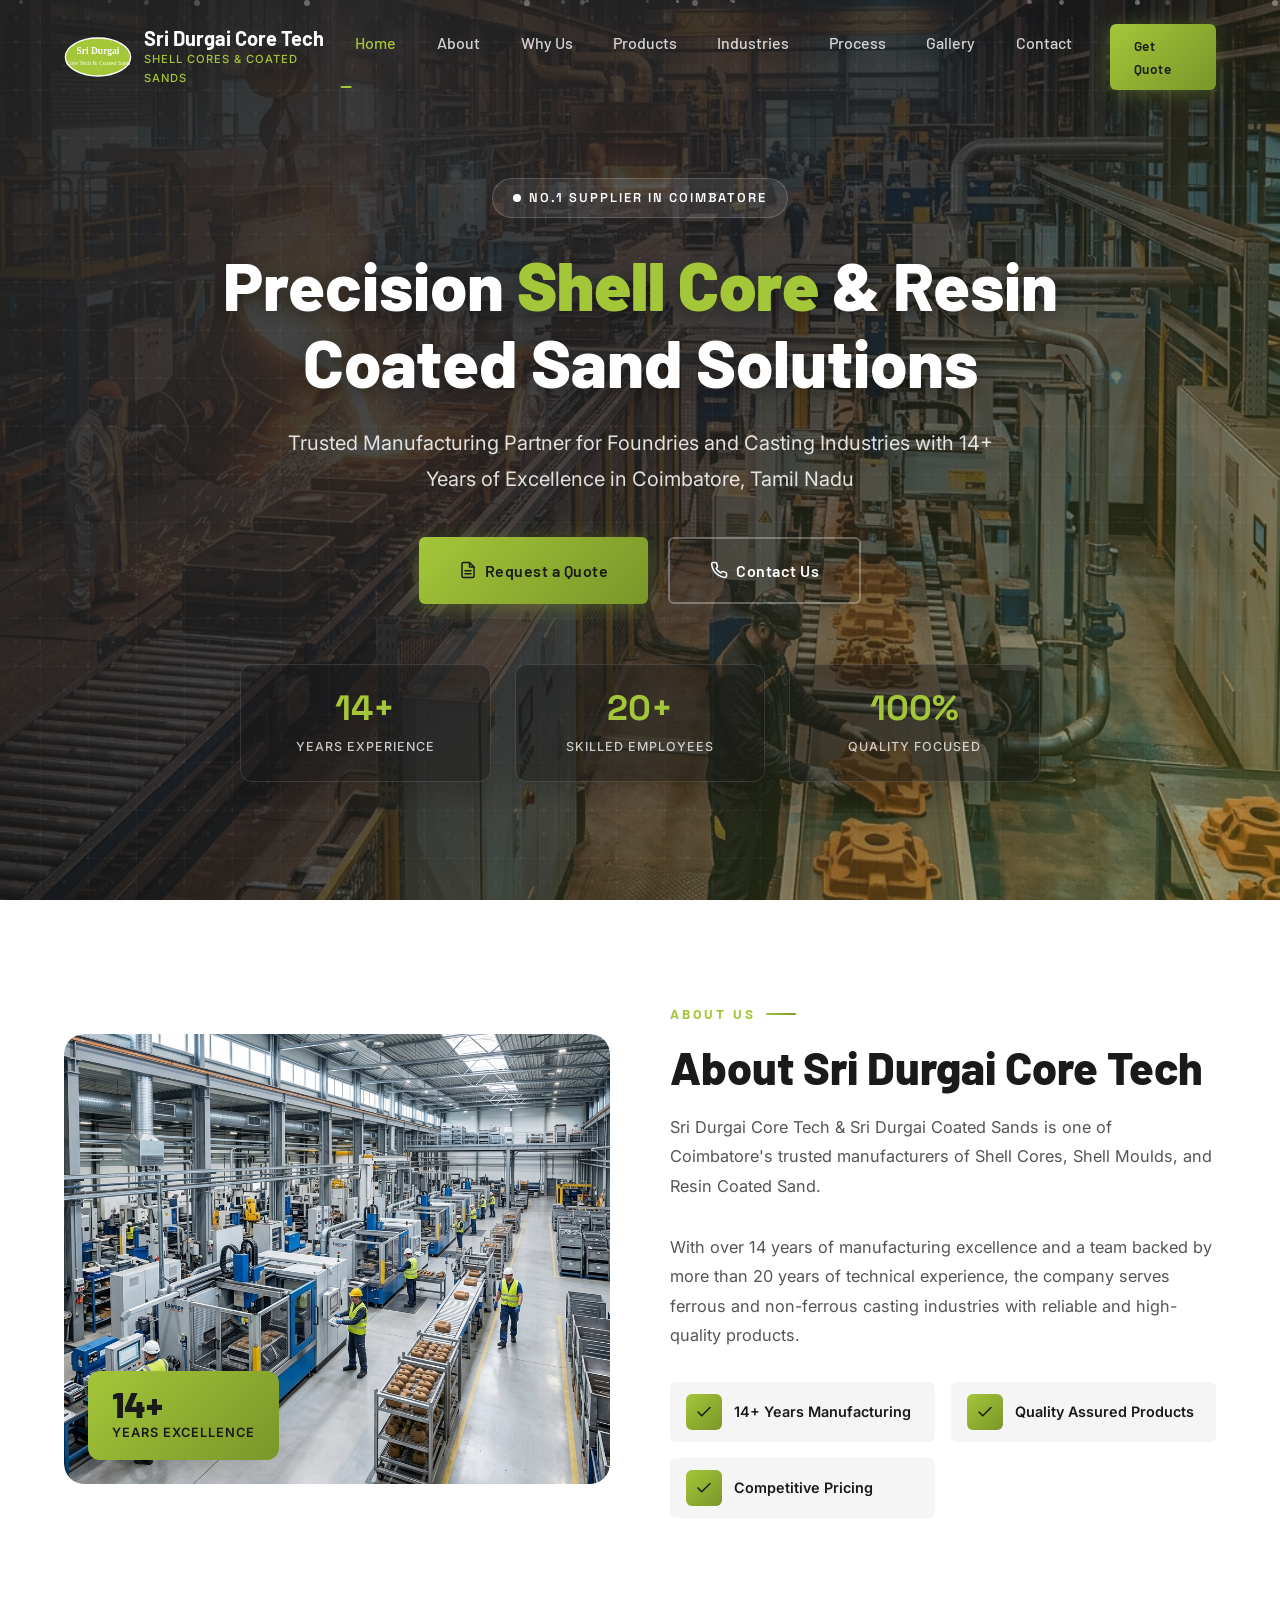
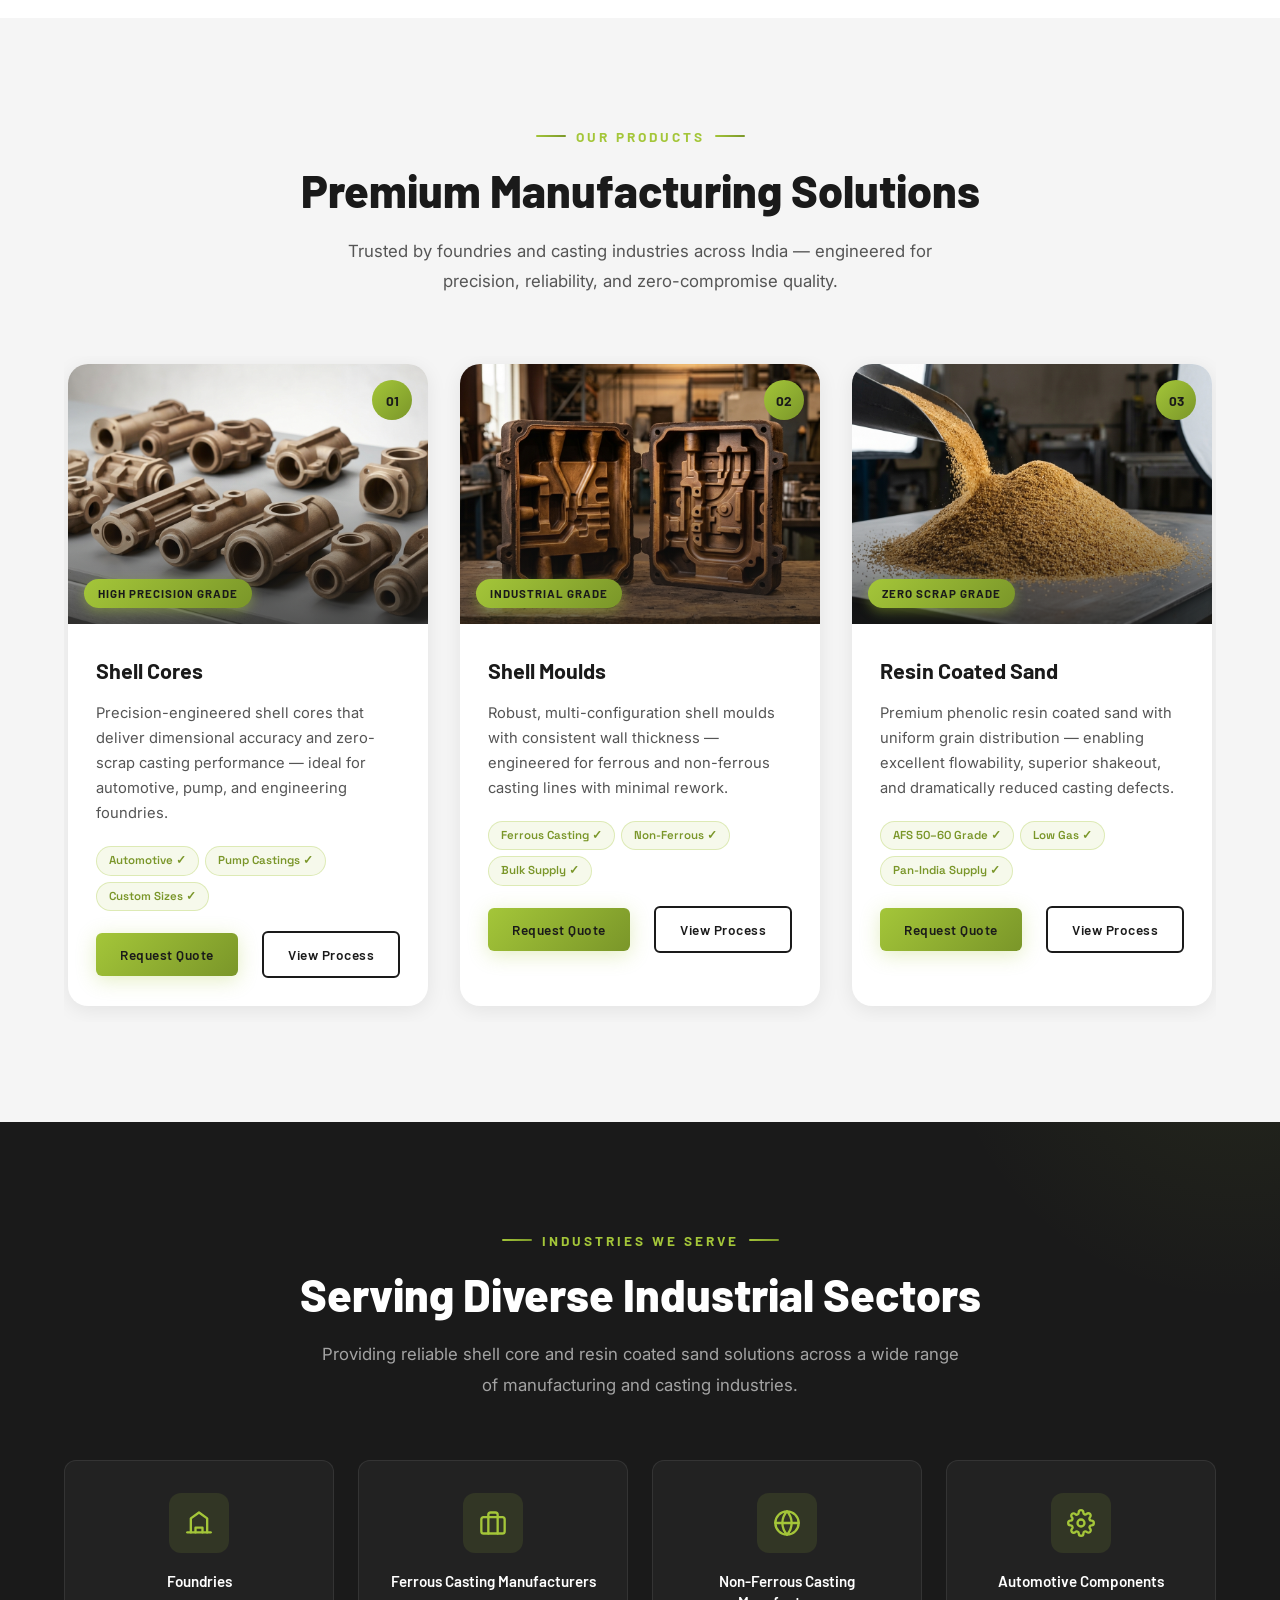
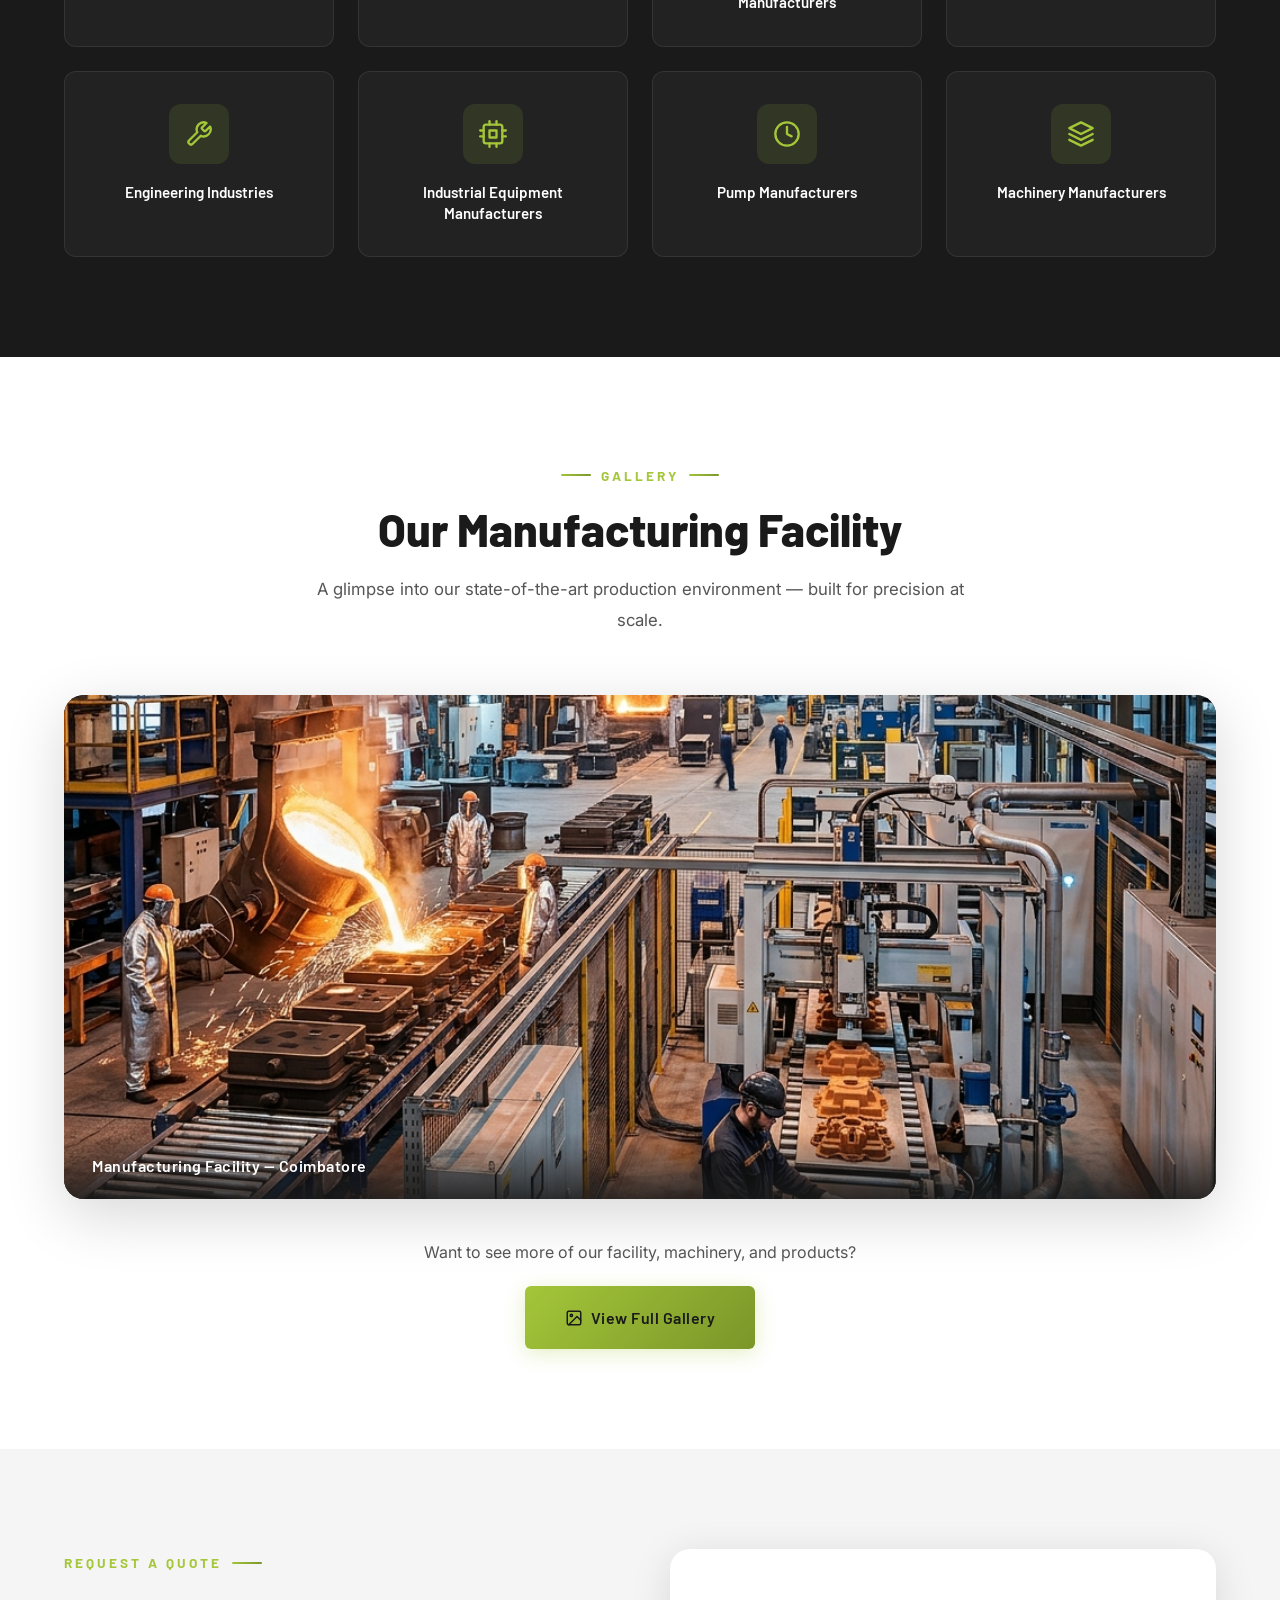
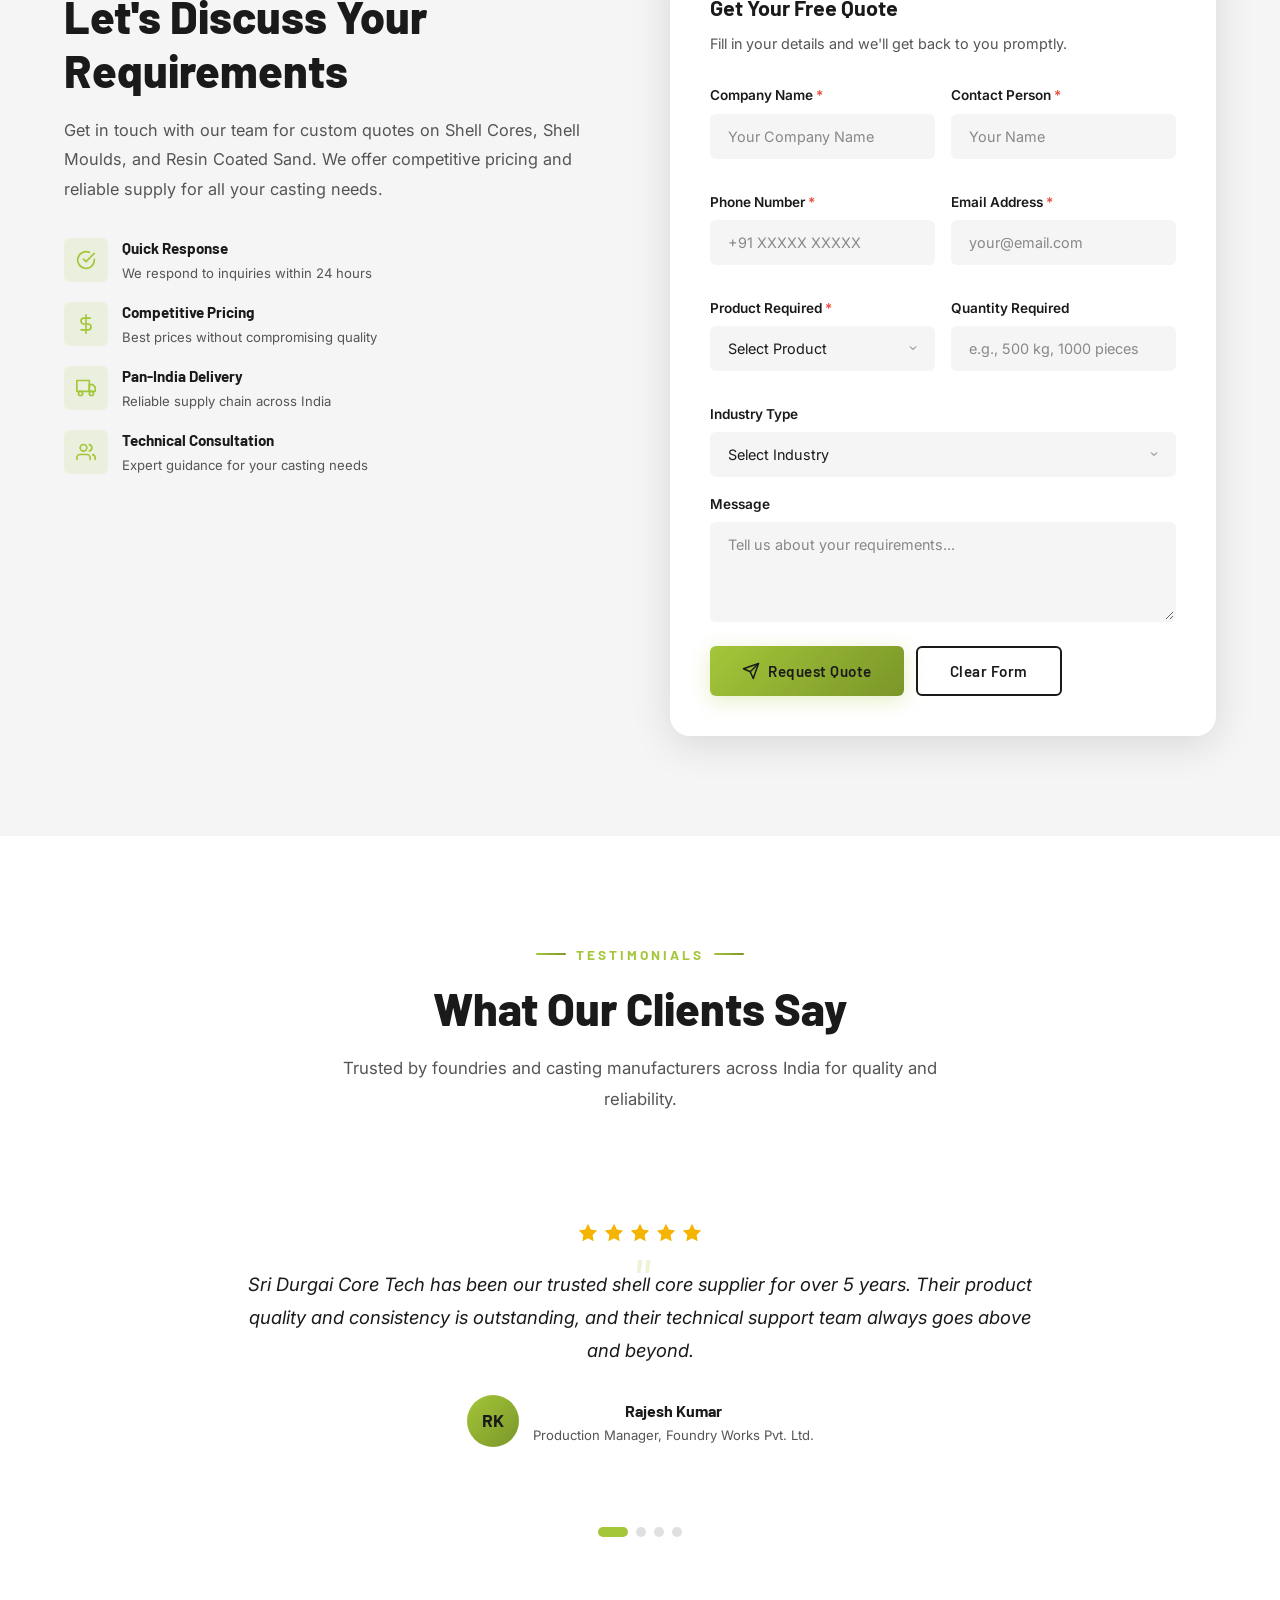
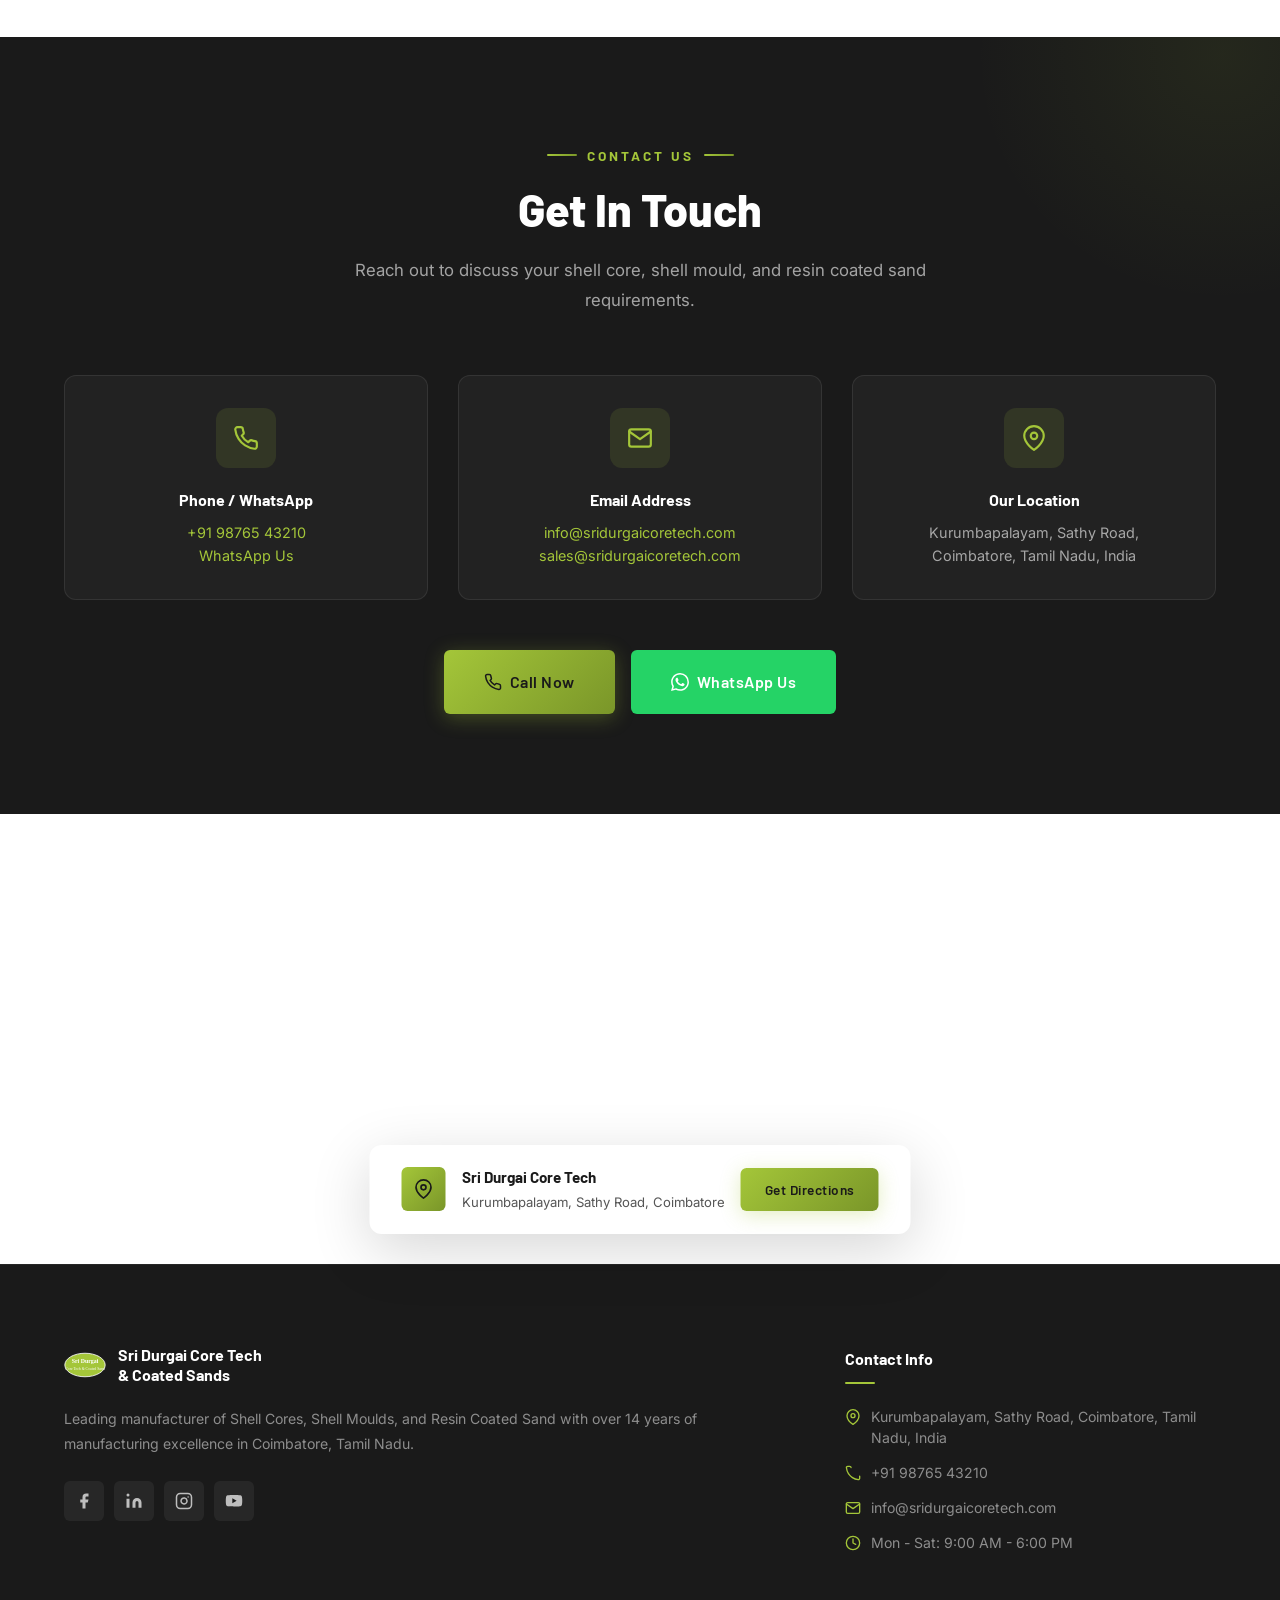
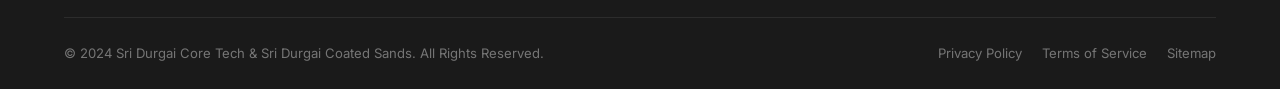
<file: index.html>
<!DOCTYPE html>
<html lang="en">
<head>
  <meta charset="UTF-8">
  <meta name="viewport" content="width=device-width, initial-scale=1.0">
  <meta name="description" content="Sri Durgai Core Tech & Sri Durgai Coated Sands - Leading manufacturer of Shell Cores, Shell Moulds, and Resin Coated Sand in Coimbatore, Tamil Nadu. 14+ years of manufacturing excellence for foundries and casting industries.">
  <meta name="keywords" content="shell cores, shell moulds, resin coated sand, foundry supplies, casting industry, Coimbatore manufacturer, ferrous casting, non-ferrous casting, Sri Durgai Core Tech">
  <meta name="author" content="Sri Durgai Core Tech">
  <meta name="robots" content="index, follow">
  <meta property="og:title" content="Sri Durgai Core Tech - Shell Cores, Shell Moulds & Resin Coated Sand Manufacturer">
  <meta property="og:description" content="Trusted manufacturer of Shell Cores, Shell Moulds, and Resin Coated Sand with 14+ years of excellence in Coimbatore, Tamil Nadu.">
  <meta property="og:type" content="website">
  <title>Sri Durgai Core Tech | Shell Cores, Shell Moulds & Resin Coated Sand Manufacturer | Coimbatore</title>
  <link rel="stylesheet" href="style.css?v=1.2">
  <link rel="icon" type="image/png" href="images/favicon.png">
</head>
<body>

  <!-- Preloader -->
  <div class="preloader" id="preloader">
    <div class="preloader-spinner"></div>
    <span class="preloader-text">Sri Durgai Core Tech</span>
  </div>

  <!-- Navigation -->
  <nav class="navbar" id="navbar">
    <div class="nav-container">
      <a href="#" class="nav-logo">
        <svg width="45" height="28" viewBox="0 0 100 60" fill="none" xmlns="http://www.w3.org/2000/svg">
          <ellipse cx="50" cy="30" rx="48" ry="28" fill="#A4C639" stroke="#fff" stroke-width="2"/>
          <text x="50" y="25" text-anchor="middle" fill="white" font-family="serif" font-size="14" font-weight="bold">Sri Durgai</text>
          <text x="50" y="42" text-anchor="middle" fill="white" font-family="serif" font-size="9">Core Tech &amp; Coated Sand</text>
        </svg>
        <div class="nav-logo-text">
          <span class="brand-name">Sri Durgai Core Tech</span>
          <span class="brand-tagline">Shell Cores &amp; Coated Sands</span>
        </div>
      </a>
      <ul class="nav-menu" id="navMenu">
        <li><a href="#home" class="nav-link active">Home</a></li>
        <li><a href="#about" class="nav-link">About</a></li>
        <li><a href="why-choose.html" class="nav-link">Why Us</a></li>
        <li><a href="#products" class="nav-link">Products</a></li>
        <li><a href="#industries" class="nav-link">Industries</a></li>
        <li><a href="workflow.html" class="nav-link">Process</a></li>
        <li><a href="gallery.html" class="nav-link">Gallery</a></li>
        <li><a href="#contact" class="nav-link">Contact</a></li>
        <li class="nav-cta"><a href="#quote" class="btn btn-primary btn-sm">Get Quote</a></li>
      </ul>
      <div class="nav-toggle" id="navToggle">
        <span></span>
        <span></span>
        <span></span>
      </div>
    </div>
  </nav>

  <!-- Hero Section -->
  <section class="hero" id="home">
    <div class="hero-bg">
      <img src="images/hero-bg.png" alt="Industrial shell core manufacturing facility" loading="eager">
    </div>
    <div class="hero-overlay"></div>
    <div class="hero-particles" id="heroParticles"></div>
    <div class="hero-content">
      <div class="hero-badge">
        <span class="hero-badge-dot"></span>
        <span>No.1 Supplier in Coimbatore</span>
      </div>
      <h1 class="hero-title">
        Precision <span class="highlight">Shell Core</span> &amp; Resin Coated Sand Solutions
      </h1>
      <p class="hero-subtitle">
        Trusted Manufacturing Partner for Foundries and Casting Industries with 14+ Years of Excellence in Coimbatore, Tamil Nadu
      </p>
      <div class="hero-buttons">
        <a href="#quote" class="btn btn-primary btn-lg">
          <svg width="18" height="18" viewBox="0 0 24 24" fill="none" stroke="currentColor" stroke-width="2" stroke-linecap="round" stroke-linejoin="round"><path d="M14 2H6a2 2 0 0 0-2 2v16a2 2 0 0 0 2 2h12a2 2 0 0 0 2-2V8z"/><polyline points="14 2 14 8 20 8"/><line x1="16" y1="13" x2="8" y2="13"/><line x1="16" y1="17" x2="8" y2="17"/></svg>
          Request a Quote
        </a>
        <a href="#contact" class="btn btn-outline btn-lg">
          <svg width="18" height="18" viewBox="0 0 24 24" fill="none" stroke="currentColor" stroke-width="2" stroke-linecap="round" stroke-linejoin="round"><path d="M22 16.92v3a2 2 0 0 1-2.18 2 19.79 19.79 0 0 1-8.63-3.07 19.5 19.5 0 0 1-6-6 19.79 19.79 0 0 1-3.07-8.67A2 2 0 0 1 4.11 2h3a2 2 0 0 1 2 1.72c.127.96.361 1.903.7 2.81a2 2 0 0 1-.45 2.11L8.09 9.91a16 16 0 0 0 6 6l1.27-1.27a2 2 0 0 1 2.11-.45c.907.339 1.85.573 2.81.7A2 2 0 0 1 22 16.92z"/></svg>
          Contact Us
        </a>
      </div>
      <div class="hero-stats">
        <div class="hero-stat">
          <div class="stat-number" data-count="14">0</div>
          <div class="stat-label">Years Experience</div>
        </div>
        <div class="hero-stat">
          <div class="stat-number" data-count="20">0</div>
          <div class="stat-label">Skilled Employees</div>
        </div>
        <div class="hero-stat">
          <div class="stat-number" data-count="100">0</div>
          <div class="stat-label">Quality Focused</div>
        </div>
      </div>
    </div>
  </section>

  <!-- About Section -->
  <section class="about" id="about">
    <div class="container">
      <div class="about-grid">
        <div class="about-image reveal-left">
          <img src="images/about-factory.png" alt="Sri Durgai Core Tech Manufacturing Facility">
          <div class="about-image-badge">
            <div class="badge-number">14+</div>
            <div class="badge-text">Years Excellence</div>
          </div>
        </div>
        <div class="about-content reveal-right">
          <div class="section-label">About Us</div>
          <h2 class="section-title">About Sri Durgai Core Tech</h2>
          <p class="about-text">
            Sri Durgai Core Tech &amp; Sri Durgai Coated Sands is one of Coimbatore's trusted manufacturers of Shell Cores, Shell Moulds, and Resin Coated Sand.
          </p>
          <p class="about-text">
            With over 14 years of manufacturing excellence and a team backed by more than 20 years of technical experience, the company serves ferrous and non-ferrous casting industries with reliable and high-quality products.
          </p>
          <div class="about-features">
            <div class="about-feature">
              <div class="about-feature-icon">
                <svg width="18" height="18" viewBox="0 0 24 24" fill="none" stroke="currentColor" stroke-width="2" stroke-linecap="round" stroke-linejoin="round"><polyline points="20 6 9 17 4 12"/></svg>
              </div>
              <span>14+ Years Manufacturing</span>
            </div>
            <div class="about-feature">
              <div class="about-feature-icon">
                <svg width="18" height="18" viewBox="0 0 24 24" fill="none" stroke="currentColor" stroke-width="2" stroke-linecap="round" stroke-linejoin="round"><polyline points="20 6 9 17 4 12"/></svg>
              </div>
              <span>Quality Assured Products</span>
            </div>
            <div class="about-feature">
              <div class="about-feature-icon">
                <svg width="18" height="18" viewBox="0 0 24 24" fill="none" stroke="currentColor" stroke-width="2" stroke-linecap="round" stroke-linejoin="round"><polyline points="20 6 9 17 4 12"/></svg>
              </div>
              <span>Competitive Pricing</span>
            </div>
          </div>
        </div>
      </div>
    </div>
  </section>

  <!-- Products Section -->
  <section class="products" id="products">
    <div class="container">
      <div class="section-header reveal">
        <div class="section-label">Our Products</div>
        <h2 class="section-title">Premium Manufacturing Solutions</h2>
        <p class="section-subtitle">Trusted by foundries and casting industries across India — engineered for precision, reliability, and zero-compromise quality.</p>
      </div>
      <div class="products-grid">

        <!-- Shell Cores -->
        <div class="product-card reveal" style="transition-delay: 0.1s">
          <div class="product-card-image">
            <img src="images/shell-cores.png" alt="Precision Shell Cores for Industrial Casting">
            <div class="product-card-overlay"></div>
            <div class="product-card-number">01</div>
            <div class="product-badge">High Precision Grade</div>
          </div>
          <div class="product-card-body">
            <h3 class="product-card-title">Shell Cores</h3>
            <p class="product-card-desc">Precision-engineered shell cores that deliver dimensional accuracy and zero-scrap casting performance — ideal for automotive, pump, and engineering foundries.</p>
            <div class="product-tags">
              <span class="product-tag">Automotive ✓</span>
              <span class="product-tag">Pump Castings ✓</span>
              <span class="product-tag">Custom Sizes ✓</span>
            </div>
            <div class="product-card-footer">
              <a href="#quote" class="btn btn-primary btn-sm">Request Quote</a>
              <a href="workflow.html" class="btn btn-outline-dark btn-sm">View Process</a>
            </div>
          </div>
        </div>

        <!-- Shell Moulds -->
        <div class="product-card reveal" style="transition-delay: 0.2s">
          <div class="product-card-image">
            <img src="images/shell-moulds.png" alt="High-Quality Shell Moulds for Casting">
            <div class="product-card-overlay"></div>
            <div class="product-card-number">02</div>
            <div class="product-badge">Industrial Grade</div>
          </div>
          <div class="product-card-body">
            <h3 class="product-card-title">Shell Moulds</h3>
            <p class="product-card-desc">Robust, multi-configuration shell moulds with consistent wall thickness — engineered for ferrous and non-ferrous casting lines with minimal rework.</p>
            <div class="product-tags">
              <span class="product-tag">Ferrous Casting ✓</span>
              <span class="product-tag">Non-Ferrous ✓</span>
              <span class="product-tag">Bulk Supply ✓</span>
            </div>
            <div class="product-card-footer">
              <a href="#quote" class="btn btn-primary btn-sm">Request Quote</a>
              <a href="workflow.html" class="btn btn-outline-dark btn-sm">View Process</a>
            </div>
          </div>
        </div>

        <!-- Resin Coated Sand -->
        <div class="product-card reveal" style="transition-delay: 0.3s">
          <div class="product-card-image">
            <img src="images/resin-sand.png" alt="Premium Resin Coated Sand">
            <div class="product-card-overlay"></div>
            <div class="product-card-number">03</div>
            <div class="product-badge">Zero Scrap Grade</div>
          </div>
          <div class="product-card-body">
            <h3 class="product-card-title">Resin Coated Sand</h3>
            <p class="product-card-desc">Premium phenolic resin coated sand with uniform grain distribution — enabling excellent flowability, superior shakeout, and dramatically reduced casting defects.</p>
            <div class="product-tags">
              <span class="product-tag">AFS 50–60 Grade ✓</span>
              <span class="product-tag">Low Gas ✓</span>
              <span class="product-tag">Pan-India Supply ✓</span>
            </div>
            <div class="product-card-footer">
              <a href="#quote" class="btn btn-primary btn-sm">Request Quote</a>
              <a href="workflow.html" class="btn btn-outline-dark btn-sm">View Process</a>
            </div>
          </div>
        </div>

      </div>
    </div>
  </section>

  <!-- Industries Section -->
  <section class="industries" id="industries">
    <div class="container">
      <div class="section-header reveal">
        <div class="section-label">Industries We Serve</div>
        <h2 class="section-title">Serving Diverse Industrial Sectors</h2>
        <p class="section-subtitle">Providing reliable shell core and resin coated sand solutions across a wide range of manufacturing and casting industries.</p>
      </div>
      <div class="industries-grid">
        <div class="industry-card reveal" style="transition-delay: 0.05s">
          <div class="industry-card-icon">
            <svg viewBox="0 0 24 24" fill="none" stroke="currentColor" stroke-width="2" stroke-linecap="round" stroke-linejoin="round"><path d="M2 20h20"/><path d="M5 20V8l7-5 7 5v12"/><path d="M9 20v-4h6v4"/></svg>
          </div>
          <h3 class="industry-card-title">Foundries</h3>
        </div>
        <div class="industry-card reveal" style="transition-delay: 0.1s">
          <div class="industry-card-icon">
            <svg viewBox="0 0 24 24" fill="none" stroke="currentColor" stroke-width="2" stroke-linecap="round" stroke-linejoin="round"><rect x="2" y="7" width="20" height="14" rx="2" ry="2"/><path d="M16 21V5a2 2 0 0 0-2-2h-4a2 2 0 0 0-2 2v16"/></svg>
          </div>
          <h3 class="industry-card-title">Ferrous Casting Manufacturers</h3>
        </div>
        <div class="industry-card reveal" style="transition-delay: 0.15s">
          <div class="industry-card-icon">
            <svg viewBox="0 0 24 24" fill="none" stroke="currentColor" stroke-width="2" stroke-linecap="round" stroke-linejoin="round"><circle cx="12" cy="12" r="10"/><path d="M2 12h20"/><path d="M12 2a15.3 15.3 0 0 1 4 10 15.3 15.3 0 0 1-4 10 15.3 15.3 0 0 1-4-10 15.3 15.3 0 0 1 4-10z"/></svg>
          </div>
          <h3 class="industry-card-title">Non-Ferrous Casting Manufacturers</h3>
        </div>
        <div class="industry-card reveal" style="transition-delay: 0.2s">
          <div class="industry-card-icon">
            <svg viewBox="0 0 24 24" fill="none" stroke="currentColor" stroke-width="2" stroke-linecap="round" stroke-linejoin="round"><circle cx="12" cy="12" r="3"/><path d="M19.4 15a1.65 1.65 0 0 0 .33 1.82l.06.06a2 2 0 0 1 0 2.83 2 2 0 0 1-2.83 0l-.06-.06a1.65 1.65 0 0 0-1.82-.33 1.65 1.65 0 0 0-1 1.51V21a2 2 0 0 1-2 2 2 2 0 0 1-2-2v-.09A1.65 1.65 0 0 0 9 19.4a1.65 1.65 0 0 0-1.82.33l-.06.06a2 2 0 0 1-2.83 0 2 2 0 0 1 0-2.83l.06-.06A1.65 1.65 0 0 0 4.68 15a1.65 1.65 0 0 0-1.51-1H3a2 2 0 0 1-2-2 2 2 0 0 1 2-2h.09A1.65 1.65 0 0 0 4.6 9a1.65 1.65 0 0 0-.33-1.82l-.06-.06a2 2 0 0 1 0-2.83 2 2 0 0 1 2.83 0l.06.06A1.65 1.65 0 0 0 9 4.68a1.65 1.65 0 0 0 1-1.51V3a2 2 0 0 1 2-2 2 2 0 0 1 2 2v.09a1.65 1.65 0 0 0 1 1.51 1.65 1.65 0 0 0 1.82-.33l.06-.06a2 2 0 0 1 2.83 0 2 2 0 0 1 0 2.83l-.06.06a1.65 1.65 0 0 0-.33 1.82V9a1.65 1.65 0 0 0 1.51 1H21a2 2 0 0 1 2 2 2 2 0 0 1-2 2h-.09a1.65 1.65 0 0 0-1.51 1z"/></svg>
          </div>
          <h3 class="industry-card-title">Automotive Components</h3>
        </div>
        <div class="industry-card reveal" style="transition-delay: 0.25s">
          <div class="industry-card-icon">
            <svg viewBox="0 0 24 24" fill="none" stroke="currentColor" stroke-width="2" stroke-linecap="round" stroke-linejoin="round"><path d="M14.7 6.3a1 1 0 0 0 0 1.4l1.6 1.6a1 1 0 0 0 1.4 0l3.77-3.77a6 6 0 0 1-7.94 7.94l-6.91 6.91a2.12 2.12 0 0 1-3-3l6.91-6.91a6 6 0 0 1 7.94-7.94l-3.76 3.76z"/></svg>
          </div>
          <h3 class="industry-card-title">Engineering Industries</h3>
        </div>
        <div class="industry-card reveal" style="transition-delay: 0.3s">
          <div class="industry-card-icon">
            <svg viewBox="0 0 24 24" fill="none" stroke="currentColor" stroke-width="2" stroke-linecap="round" stroke-linejoin="round"><rect x="4" y="4" width="16" height="16" rx="2" ry="2"/><rect x="9" y="9" width="6" height="6"/><line x1="9" y1="1" x2="9" y2="4"/><line x1="15" y1="1" x2="15" y2="4"/><line x1="9" y1="20" x2="9" y2="23"/><line x1="15" y1="20" x2="15" y2="23"/><line x1="20" y1="9" x2="23" y2="9"/><line x1="20" y1="14" x2="23" y2="14"/><line x1="1" y1="9" x2="4" y2="9"/><line x1="1" y1="14" x2="4" y2="14"/></svg>
          </div>
          <h3 class="industry-card-title">Industrial Equipment Manufacturers</h3>
        </div>
        <div class="industry-card reveal" style="transition-delay: 0.35s">
          <div class="industry-card-icon">
            <svg viewBox="0 0 24 24" fill="none" stroke="currentColor" stroke-width="2" stroke-linecap="round" stroke-linejoin="round"><path d="M12 22c5.523 0 10-4.477 10-10S17.523 2 12 2 2 6.477 2 12s4.477 10 10 10z"/><path d="M12 6v6l4 2"/></svg>
          </div>
          <h3 class="industry-card-title">Pump Manufacturers</h3>
        </div>
        <div class="industry-card reveal" style="transition-delay: 0.4s">
          <div class="industry-card-icon">
            <svg viewBox="0 0 24 24" fill="none" stroke="currentColor" stroke-width="2" stroke-linecap="round" stroke-linejoin="round"><path d="M12 2L2 7l10 5 10-5-10-5z"/><path d="M2 17l10 5 10-5"/><path d="M2 12l10 5 10-5"/></svg>
          </div>
          <h3 class="industry-card-title">Machinery Manufacturers</h3>
        </div>
      </div>
    </div>
  </section>




  <!-- Gallery Section -->
  <section class="gallery" id="gallery">
    <div class="container">
      <div class="section-header reveal">
        <div class="section-label">Gallery</div>
        <h2 class="section-title">Our Manufacturing Facility</h2>
        <p class="section-subtitle">A glimpse into our state-of-the-art production environment — built for precision at scale.</p>
      </div>

      <!-- Slideshow -->
      <div class="gallery-slideshow reveal" id="gallerySlideshow">
        <div class="gallery-slides-wrapper" id="gallerySlidesWrapper">
          <div class="gallery-slide active">
            <img src="images/hero-bg.png" alt="Sri Durgai Core Tech Manufacturing Facility">
            <div class="gallery-slide-caption">Manufacturing Facility — Coimbatore</div>
          </div>
          <div class="gallery-slide">
            <img src="images/shell-cores.png" alt="Precision Shell Cores">
            <div class="gallery-slide-caption">Precision Shell Cores — Ready for Dispatch</div>
          </div>
          <div class="gallery-slide">
            <img src="images/shell-moulds.png" alt="Shell Mould Production">
            <div class="gallery-slide-caption">Shell Mould Production Line</div>
          </div>
          <div class="gallery-slide">
            <img src="images/resin-sand.png" alt="Resin Coated Sand">
            <div class="gallery-slide-caption">Premium Resin Coated Sand — Batch Tested</div>
          </div>
          <div class="gallery-slide">
            <img src="images/about-factory.png" alt="Factory Interior">
            <div class="gallery-slide-caption">Factory Interior — Quality at Every Stage</div>
          </div>
        </div>
      </div>

      <div class="gallery-cta reveal">
        <p class="gallery-cta-text">Want to see more of our facility, machinery, and products?</p>
        <a href="gallery.html" class="btn btn-primary btn-lg">
          <svg width="18" height="18" viewBox="0 0 24 24" fill="none" stroke="currentColor" stroke-width="2" stroke-linecap="round" stroke-linejoin="round"><rect x="3" y="3" width="18" height="18" rx="2" ry="2"/><circle cx="8.5" cy="8.5" r="1.5"/><polyline points="21 15 16 10 5 21"/></svg>
          View Full Gallery
        </a>
      </div>
    </div>
  </section>



  <!-- Request a Quote -->
  <section class="quote-section" id="quote">
    <div class="container">
      <div class="quote-grid">
        <div class="quote-info reveal-left">
          <div class="section-label">Request a Quote</div>
          <h2 class="section-title">Let's Discuss Your Requirements</h2>
          <p class="quote-info-text">
            Get in touch with our team for custom quotes on Shell Cores, Shell Moulds, and Resin Coated Sand. We offer competitive pricing and reliable supply for all your casting needs.
          </p>
          <div class="quote-info-features">
            <div class="quote-info-feature">
              <div class="quote-info-feature-icon">
                <svg viewBox="0 0 24 24" fill="none" stroke="currentColor" stroke-width="2" stroke-linecap="round" stroke-linejoin="round"><path d="M22 11.08V12a10 10 0 1 1-5.93-9.14"/><polyline points="22 4 12 14.01 9 11.01"/></svg>
              </div>
              <div class="quote-info-feature-text">
                <h4>Quick Response</h4>
                <p>We respond to inquiries within 24 hours</p>
              </div>
            </div>
            <div class="quote-info-feature">
              <div class="quote-info-feature-icon">
                <svg viewBox="0 0 24 24" fill="none" stroke="currentColor" stroke-width="2" stroke-linecap="round" stroke-linejoin="round"><line x1="12" y1="1" x2="12" y2="23"/><path d="M17 5H9.5a3.5 3.5 0 0 0 0 7h5a3.5 3.5 0 0 1 0 7H6"/></svg>
              </div>
              <div class="quote-info-feature-text">
                <h4>Competitive Pricing</h4>
                <p>Best prices without compromising quality</p>
              </div>
            </div>
            <div class="quote-info-feature">
              <div class="quote-info-feature-icon">
                <svg viewBox="0 0 24 24" fill="none" stroke="currentColor" stroke-width="2" stroke-linecap="round" stroke-linejoin="round"><rect x="1" y="3" width="15" height="13"/><polygon points="16 8 20 8 23 11 23 16 16 16 16 8"/><circle cx="5.5" cy="18.5" r="2.5"/><circle cx="18.5" cy="18.5" r="2.5"/></svg>
              </div>
              <div class="quote-info-feature-text">
                <h4>Pan-India Delivery</h4>
                <p>Reliable supply chain across India</p>
              </div>
            </div>
            <div class="quote-info-feature">
              <div class="quote-info-feature-icon">
                <svg viewBox="0 0 24 24" fill="none" stroke="currentColor" stroke-width="2" stroke-linecap="round" stroke-linejoin="round"><path d="M17 21v-2a4 4 0 0 0-4-4H5a4 4 0 0 0-4 4v2"/><circle cx="9" cy="7" r="4"/><path d="M23 21v-2a4 4 0 0 0-3-3.87"/><path d="M16 3.13a4 4 0 0 1 0 7.75"/></svg>
              </div>
              <div class="quote-info-feature-text">
                <h4>Technical Consultation</h4>
                <p>Expert guidance for your casting needs</p>
              </div>
            </div>
          </div>
        </div>
        <div class="quote-form-card reveal-right">
          <h3 class="quote-form-title">Get Your Free Quote</h3>
          <p class="quote-form-subtitle">Fill in your details and we'll get back to you promptly.</p>
          <form name="quote" method="POST" data-netlify="true" netlify-honeypot="bot-field" id="quoteForm">
            <input type="hidden" name="form-name" value="quote">
            <p style="display:none"><label>Don't fill this: <input name="bot-field"></label></p>
            <div class="form-row">
              <div class="form-group">
                <label for="companyName">Company Name <span>*</span></label>
                <input type="text" id="companyName" name="company_name" class="form-control" placeholder="Your Company Name" required>
              </div>
              <div class="form-group">
                <label for="contactPerson">Contact Person <span>*</span></label>
                <input type="text" id="contactPerson" name="contact_person" class="form-control" placeholder="Your Name" required>
              </div>
            </div>
            <div class="form-row">
              <div class="form-group">
                <label for="phone">Phone Number <span>*</span></label>
                <input type="tel" id="phone" name="phone" class="form-control" placeholder="+91 XXXXX XXXXX" required>
              </div>
              <div class="form-group">
                <label for="email">Email Address <span>*</span></label>
                <input type="email" id="email" name="email" class="form-control" placeholder="your@email.com" required>
              </div>
            </div>
            <div class="form-row">
              <div class="form-group">
                <label for="productRequired">Product Required <span>*</span></label>
                <select id="productRequired" name="product_required" class="form-control" required>
                  <option value="" disabled selected>Select Product</option>
                  <option value="Shell Cores">Shell Cores</option>
                  <option value="Shell Moulds">Shell Moulds</option>
                  <option value="Resin Coated Sand">Resin Coated Sand</option>
                  <option value="Multiple Products">Multiple Products</option>
                </select>
              </div>
              <div class="form-group">
                <label for="quantity">Quantity Required</label>
                <input type="text" id="quantity" name="quantity" class="form-control" placeholder="e.g., 500 kg, 1000 pieces">
              </div>
            </div>
            <div class="form-group">
              <label for="industryType">Industry Type</label>
              <select id="industryType" name="industry_type" class="form-control">
                <option value="" disabled selected>Select Industry</option>
                <option value="Foundry">Foundry</option>
                <option value="Ferrous Casting">Ferrous Casting</option>
                <option value="Non-Ferrous Casting">Non-Ferrous Casting</option>
                <option value="Automotive">Automotive Components</option>
                <option value="Engineering">Engineering Industries</option>
                <option value="Pump Manufacturing">Pump Manufacturing</option>
                <option value="Machinery">Machinery Manufacturing</option>
                <option value="Other">Other</option>
              </select>
            </div>
            <div class="form-group">
              <label for="message">Message</label>
              <textarea id="message" name="message" class="form-control" rows="4" placeholder="Tell us about your requirements..."></textarea>
            </div>
            <div class="form-buttons">
              <button type="submit" class="btn btn-primary" id="submitQuote">
                <svg width="18" height="18" viewBox="0 0 24 24" fill="none" stroke="currentColor" stroke-width="2" stroke-linecap="round" stroke-linejoin="round"><line x1="22" y1="2" x2="11" y2="13"/><polygon points="22 2 15 22 11 13 2 9 22 2"/></svg>
                Request Quote
              </button>
              <button type="reset" class="btn btn-outline-dark">Clear Form</button>
            </div>
          </form>
          <div class="form-success" id="formSuccess">
            <svg viewBox="0 0 24 24" fill="none" stroke="currentColor" stroke-width="2" stroke-linecap="round" stroke-linejoin="round"><path d="M22 11.08V12a10 10 0 1 1-5.93-9.14"/><polyline points="22 4 12 14.01 9 11.01"/></svg>
            <h3>Quote Request Submitted!</h3>
            <p>Thank you for your inquiry. Our team will review your requirements and get back to you within 24 hours.</p>
          </div>
        </div>
      </div>
    </div>
  </section>

  <!-- Testimonials -->
  <section class="testimonials" id="testimonials">
    <div class="container">
      <div class="section-header reveal">
        <div class="section-label">Testimonials</div>
        <h2 class="section-title">What Our Clients Say</h2>
        <p class="section-subtitle">Trusted by foundries and casting manufacturers across India for quality and reliability.</p>
      </div>
      <div class="testimonials-slider reveal">
        <div class="testimonials-track" id="testimonialsTrack">
          <div class="testimonial-card">
            <div class="testimonial-stars">
              <svg viewBox="0 0 24 24"><polygon points="12 2 15.09 8.26 22 9.27 17 14.14 18.18 21.02 12 17.77 5.82 21.02 7 14.14 2 9.27 8.91 8.26 12 2"/></svg>
              <svg viewBox="0 0 24 24"><polygon points="12 2 15.09 8.26 22 9.27 17 14.14 18.18 21.02 12 17.77 5.82 21.02 7 14.14 2 9.27 8.91 8.26 12 2"/></svg>
              <svg viewBox="0 0 24 24"><polygon points="12 2 15.09 8.26 22 9.27 17 14.14 18.18 21.02 12 17.77 5.82 21.02 7 14.14 2 9.27 8.91 8.26 12 2"/></svg>
              <svg viewBox="0 0 24 24"><polygon points="12 2 15.09 8.26 22 9.27 17 14.14 18.18 21.02 12 17.77 5.82 21.02 7 14.14 2 9.27 8.91 8.26 12 2"/></svg>
              <svg viewBox="0 0 24 24"><polygon points="12 2 15.09 8.26 22 9.27 17 14.14 18.18 21.02 12 17.77 5.82 21.02 7 14.14 2 9.27 8.91 8.26 12 2"/></svg>
            </div>
            <p class="testimonial-text">Sri Durgai Core Tech has been our trusted shell core supplier for over 5 years. Their product quality and consistency is outstanding, and their technical support team always goes above and beyond.</p>
            <div class="testimonial-author">
              <div class="testimonial-avatar">RK</div>
              <div class="testimonial-author-info">
                <h4>Rajesh Kumar</h4>
                <p>Production Manager, Foundry Works Pvt. Ltd.</p>
              </div>
            </div>
          </div>
          <div class="testimonial-card">
            <div class="testimonial-stars">
              <svg viewBox="0 0 24 24"><polygon points="12 2 15.09 8.26 22 9.27 17 14.14 18.18 21.02 12 17.77 5.82 21.02 7 14.14 2 9.27 8.91 8.26 12 2"/></svg>
              <svg viewBox="0 0 24 24"><polygon points="12 2 15.09 8.26 22 9.27 17 14.14 18.18 21.02 12 17.77 5.82 21.02 7 14.14 2 9.27 8.91 8.26 12 2"/></svg>
              <svg viewBox="0 0 24 24"><polygon points="12 2 15.09 8.26 22 9.27 17 14.14 18.18 21.02 12 17.77 5.82 21.02 7 14.14 2 9.27 8.91 8.26 12 2"/></svg>
              <svg viewBox="0 0 24 24"><polygon points="12 2 15.09 8.26 22 9.27 17 14.14 18.18 21.02 12 17.77 5.82 21.02 7 14.14 2 9.27 8.91 8.26 12 2"/></svg>
              <svg viewBox="0 0 24 24"><polygon points="12 2 15.09 8.26 22 9.27 17 14.14 18.18 21.02 12 17.77 5.82 21.02 7 14.14 2 9.27 8.91 8.26 12 2"/></svg>
            </div>
            <p class="testimonial-text">The resin coated sand quality from Sri Durgai is the best we've used. Excellent flowability, consistent grain size, and their delivery is always on time. Highly recommended for any foundry.</p>
            <div class="testimonial-author">
              <div class="testimonial-avatar">SM</div>
              <div class="testimonial-author-info">
                <h4>Suresh Murugan</h4>
                <p>Managing Director, Southern Castings Co.</p>
              </div>
            </div>
          </div>
          <div class="testimonial-card">
            <div class="testimonial-stars">
              <svg viewBox="0 0 24 24"><polygon points="12 2 15.09 8.26 22 9.27 17 14.14 18.18 21.02 12 17.77 5.82 21.02 7 14.14 2 9.27 8.91 8.26 12 2"/></svg>
              <svg viewBox="0 0 24 24"><polygon points="12 2 15.09 8.26 22 9.27 17 14.14 18.18 21.02 12 17.77 5.82 21.02 7 14.14 2 9.27 8.91 8.26 12 2"/></svg>
              <svg viewBox="0 0 24 24"><polygon points="12 2 15.09 8.26 22 9.27 17 14.14 18.18 21.02 12 17.77 5.82 21.02 7 14.14 2 9.27 8.91 8.26 12 2"/></svg>
              <svg viewBox="0 0 24 24"><polygon points="12 2 15.09 8.26 22 9.27 17 14.14 18.18 21.02 12 17.77 5.82 21.02 7 14.14 2 9.27 8.91 8.26 12 2"/></svg>
              <svg viewBox="0 0 24 24"><polygon points="12 2 15.09 8.26 22 9.27 17 14.14 18.18 21.02 12 17.77 5.82 21.02 7 14.14 2 9.27 8.91 8.26 12 2"/></svg>
            </div>
            <p class="testimonial-text">We've been sourcing shell moulds from Sri Durgai for our automotive casting line. Their competitive pricing combined with excellent quality makes them our preferred supplier. A truly professional team.</p>
            <div class="testimonial-author">
              <div class="testimonial-avatar">VP</div>
              <div class="testimonial-author-info">
                <h4>Venkatesh Patel</h4>
                <p>Procurement Head, Auto Cast Industries</p>
              </div>
            </div>
          </div>
          <div class="testimonial-card">
            <div class="testimonial-stars">
              <svg viewBox="0 0 24 24"><polygon points="12 2 15.09 8.26 22 9.27 17 14.14 18.18 21.02 12 17.77 5.82 21.02 7 14.14 2 9.27 8.91 8.26 12 2"/></svg>
              <svg viewBox="0 0 24 24"><polygon points="12 2 15.09 8.26 22 9.27 17 14.14 18.18 21.02 12 17.77 5.82 21.02 7 14.14 2 9.27 8.91 8.26 12 2"/></svg>
              <svg viewBox="0 0 24 24"><polygon points="12 2 15.09 8.26 22 9.27 17 14.14 18.18 21.02 12 17.77 5.82 21.02 7 14.14 2 9.27 8.91 8.26 12 2"/></svg>
              <svg viewBox="0 0 24 24"><polygon points="12 2 15.09 8.26 22 9.27 17 14.14 18.18 21.02 12 17.77 5.82 21.02 7 14.14 2 9.27 8.91 8.26 12 2"/></svg>
              <svg viewBox="0 0 24 24"><polygon points="12 2 15.09 8.26 22 9.27 17 14.14 18.18 21.02 12 17.77 5.82 21.02 7 14.14 2 9.27 8.91 8.26 12 2"/></svg>
            </div>
            <p class="testimonial-text">Long-term business partnership built on trust and quality. Sri Durgai Core Tech delivers consistently high-quality products that our foundry depends on. Their technical expertise is commendable.</p>
            <div class="testimonial-author">
              <div class="testimonial-avatar">AK</div>
              <div class="testimonial-author-info">
                <h4>Arun Krishnamoorthy</h4>
                <p>Plant Head, Precision Foundry Group</p>
              </div>
            </div>
          </div>
        </div>
        <div class="testimonials-dots" id="testimonialsDots"></div>
      </div>
    </div>
  </section>

  <!-- Contact Section -->
  <section class="contact" id="contact">
    <div class="container">
      <div class="section-header reveal">
        <div class="section-label">Contact Us</div>
        <h2 class="section-title">Get In Touch</h2>
        <p class="section-subtitle">Reach out to discuss your shell core, shell mould, and resin coated sand requirements.</p>
      </div>
      <div class="contact-grid">
        <div class="contact-card reveal" style="transition-delay: 0.1s">
          <div class="contact-card-icon">
            <svg viewBox="0 0 24 24" fill="none" stroke="currentColor" stroke-width="2" stroke-linecap="round" stroke-linejoin="round"><path d="M22 16.92v3a2 2 0 0 1-2.18 2 19.79 19.79 0 0 1-8.63-3.07 19.5 19.5 0 0 1-6-6 19.79 19.79 0 0 1-3.07-8.67A2 2 0 0 1 4.11 2h3a2 2 0 0 1 2 1.72c.127.96.361 1.903.7 2.81a2 2 0 0 1-.45 2.11L8.09 9.91a16 16 0 0 0 6 6l1.27-1.27a2 2 0 0 1 2.11-.45c.907.339 1.85.573 2.81.7A2 2 0 0 1 22 16.92z"/></svg>
          </div>
          <h3 class="contact-card-title">Phone / WhatsApp</h3>
          <p class="contact-card-text">
            <a href="tel:+919876543210">+91 98765 43210</a><br>
            <a href="https://wa.me/919876543210" target="_blank">WhatsApp Us</a>
          </p>
        </div>
        <div class="contact-card reveal" style="transition-delay: 0.2s">
          <div class="contact-card-icon">
            <svg viewBox="0 0 24 24" fill="none" stroke="currentColor" stroke-width="2" stroke-linecap="round" stroke-linejoin="round"><path d="M4 4h16c1.1 0 2 .9 2 2v12c0 1.1-.9 2-2 2H4c-1.1 0-2-.9-2-2V6c0-1.1.9-2 2-2z"/><polyline points="22,6 12,13 2,6"/></svg>
          </div>
          <h3 class="contact-card-title">Email Address</h3>
          <p class="contact-card-text">
            <a href="mailto:info@sridurgaicoretech.com">info@sridurgaicoretech.com</a><br>
            <a href="mailto:sales@sridurgaicoretech.com">sales@sridurgaicoretech.com</a>
          </p>
        </div>
        <div class="contact-card reveal" style="transition-delay: 0.3s">
          <div class="contact-card-icon">
            <svg viewBox="0 0 24 24" fill="none" stroke="currentColor" stroke-width="2" stroke-linecap="round" stroke-linejoin="round"><path d="M21 10c0 7-9 13-9 13s-9-6-9-13a9 9 0 0 1 18 0z"/><circle cx="12" cy="10" r="3"/></svg>
          </div>
          <h3 class="contact-card-title">Our Location</h3>
          <p class="contact-card-text">
            Kurumbapalayam, Sathy Road,<br>
            Coimbatore, Tamil Nadu, India
          </p>
        </div>
      </div>
      <div class="contact-buttons reveal">
        <a href="tel:+919876543210" class="btn btn-primary btn-lg">
          <svg width="18" height="18" viewBox="0 0 24 24" fill="none" stroke="currentColor" stroke-width="2" stroke-linecap="round" stroke-linejoin="round"><path d="M22 16.92v3a2 2 0 0 1-2.18 2 19.79 19.79 0 0 1-8.63-3.07 19.5 19.5 0 0 1-6-6 19.79 19.79 0 0 1-3.07-8.67A2 2 0 0 1 4.11 2h3a2 2 0 0 1 2 1.72c.127.96.361 1.903.7 2.81a2 2 0 0 1-.45 2.11L8.09 9.91a16 16 0 0 0 6 6l1.27-1.27a2 2 0 0 1 2.11-.45c.907.339 1.85.573 2.81.7A2 2 0 0 1 22 16.92z"/></svg>
          Call Now
        </a>
        <a href="https://wa.me/919876543210" target="_blank" class="btn btn-lg" style="background:#25D366;color:#fff;">
          <svg width="18" height="18" viewBox="0 0 24 24" fill="currentColor"><path d="M17.472 14.382c-.297-.149-1.758-.867-2.03-.967-.273-.099-.471-.148-.67.15-.197.297-.767.966-.94 1.164-.173.199-.347.223-.644.075-.297-.15-1.255-.463-2.39-1.475-.883-.788-1.48-1.761-1.653-2.059-.173-.297-.018-.458.13-.606.134-.133.298-.347.446-.52.149-.174.198-.298.298-.497.099-.198.05-.371-.025-.52-.075-.149-.669-1.612-.916-2.207-.242-.579-.487-.5-.669-.51-.173-.008-.371-.01-.57-.01-.198 0-.52.074-.792.372-.272.297-1.04 1.016-1.04 2.479 0 1.462 1.065 2.875 1.213 3.074.149.198 2.096 3.2 5.077 4.487.709.306 1.262.489 1.694.625.712.227 1.36.195 1.871.118.571-.085 1.758-.719 2.006-1.413.248-.694.248-1.289.173-1.413-.074-.124-.272-.198-.57-.347m-5.421 7.403h-.004a9.87 9.87 0 0 1-5.031-1.378l-.361-.214-3.741.982.998-3.648-.235-.374a9.86 9.86 0 0 1-1.51-5.26c.001-5.45 4.436-9.884 9.888-9.884 2.64 0 5.122 1.03 6.988 2.898a9.825 9.825 0 0 1 2.893 6.994c-.003 5.45-4.437 9.884-9.885 9.884m8.413-18.297A11.815 11.815 0 0 0 12.05 0C5.495 0 .16 5.335.157 11.892c0 2.096.547 4.142 1.588 5.945L.057 24l6.305-1.654a11.882 11.882 0 0 0 5.683 1.448h.005c6.554 0 11.89-5.335 11.893-11.893a11.821 11.821 0 0 0-3.48-8.413z"/></svg>
          WhatsApp Us
        </a>
      </div>
    </div>
  </section>

  <!-- Google Maps -->
  <section class="map-section" id="map">
    <div class="map-container">
      <iframe 
        src="https://www.google.com/maps/embed?pb=!1m18!1m12!1m3!1d3914.9242330442867!2d77.0236004!3d11.1190208!2m3!1f0!2f0!3f0!3m2!1i1024!2i768!4f13.1!3m3!1m2!1s0x3ba8fbcaf6c6401d%3A0x6b61fc5d0331b54!2sSri+Durgai+Core+Tech+%26+Sri+Durgai+Coated+Sands!5e0!3m2!1sen!2sin!4v1719097200000!5m2!1sen!2sin" 
        allowfullscreen="" 
        loading="lazy" 
        referrerpolicy="no-referrer-when-downgrade"
        title="Sri Durgai Core Tech & Sri Durgai Coated Sands Location - Coimbatore">
      </iframe>
    </div>
    <div class="map-overlay">
      <div class="map-overlay-icon">
        <svg viewBox="0 0 24 24" fill="none" stroke="currentColor" stroke-width="2" stroke-linecap="round" stroke-linejoin="round"><path d="M21 10c0 7-9 13-9 13s-9-6-9-13a9 9 0 0 1 18 0z"/><circle cx="12" cy="10" r="3"/></svg>
      </div>
      <div class="map-overlay-text">
        <h4>Sri Durgai Core Tech</h4>
        <p>Kurumbapalayam, Sathy Road, Coimbatore</p>
      </div>
      <a href="https://maps.app.goo.gl/9VY5u8FWFF5dEzYf6" target="_blank" class="btn btn-primary btn-sm">Get Directions</a>
    </div>
  </section>

  <!-- Footer -->
  <footer class="footer" id="footer">
    <div class="container">
      <div class="footer-grid">
        <div class="footer-brand">
          <div class="footer-logo">
            <svg width="42" height="26" viewBox="0 0 100 60" fill="none" xmlns="http://www.w3.org/2000/svg">
              <ellipse cx="50" cy="30" rx="48" ry="28" fill="#A4C639" stroke="#fff" stroke-width="2"/>
              <text x="50" y="25" text-anchor="middle" fill="white" font-family="serif" font-size="14" font-weight="bold">Sri Durgai</text>
              <text x="50" y="42" text-anchor="middle" fill="white" font-family="serif" font-size="9">Core Tech &amp; Coated Sand</text>
            </svg>
            <span class="footer-logo-text">Sri Durgai Core Tech<br>&amp; Coated Sands</span>
          </div>
          <p class="footer-desc">
            Leading manufacturer of Shell Cores, Shell Moulds, and Resin Coated Sand with over 14 years of manufacturing excellence in Coimbatore, Tamil Nadu.
          </p>
          <div class="footer-social">
            <a href="#" aria-label="Facebook">
              <svg viewBox="0 0 24 24" fill="currentColor"><path d="M18 2h-3a5 5 0 0 0-5 5v3H7v4h3v8h4v-8h3l1-4h-4V7a1 1 0 0 1 1-1h3z"/></svg>
            </a>
            <a href="#" aria-label="LinkedIn">
              <svg viewBox="0 0 24 24" fill="currentColor"><path d="M16 8a6 6 0 0 1 6 6v7h-4v-7a2 2 0 0 0-2-2 2 2 0 0 0-2 2v7h-4v-7a6 6 0 0 1 6-6z"/><rect x="2" y="9" width="4" height="12"/><circle cx="4" cy="4" r="2"/></svg>
            </a>
            <a href="#" aria-label="Instagram">
              <svg viewBox="0 0 24 24" fill="none" stroke="currentColor" stroke-width="2" stroke-linecap="round" stroke-linejoin="round"><rect x="2" y="2" width="20" height="20" rx="5" ry="5"/><path d="M16 11.37A4 4 0 1 1 12.63 8 4 4 0 0 1 16 11.37z"/><line x1="17.5" y1="6.5" x2="17.51" y2="6.5"/></svg>
            </a>
            <a href="#" aria-label="YouTube">
              <svg viewBox="0 0 24 24" fill="currentColor"><path d="M22.54 6.42a2.78 2.78 0 0 0-1.94-2C18.88 4 12 4 12 4s-6.88 0-8.6.46a2.78 2.78 0 0 0-1.94 2A29 29 0 0 0 1 11.75a29 29 0 0 0 .46 5.33A2.78 2.78 0 0 0 3.4 19.1c1.72.46 8.6.46 8.6.46s6.88 0 8.6-.46a2.78 2.78 0 0 0 1.94-2 29 29 0 0 0 .46-5.25 29 29 0 0 0-.46-5.43z"/><polygon points="9.75 15.02 15.5 11.75 9.75 8.48 9.75 15.02" fill="#1A1A1A"/></svg>
            </a>
          </div>
        </div>

        <div>
          <h3 class="footer-heading">Contact Info</h3>
          <div class="footer-contact-item">
            <svg viewBox="0 0 24 24" fill="none" stroke="currentColor" stroke-width="2" stroke-linecap="round" stroke-linejoin="round"><path d="M21 10c0 7-9 13-9 13s-9-6-9-13a9 9 0 0 1 18 0z"/><circle cx="12" cy="10" r="3"/></svg>
            <span>Kurumbapalayam, Sathy Road, Coimbatore, Tamil Nadu, India</span>
          </div>
          <div class="footer-contact-item">
            <svg viewBox="0 0 24 24" fill="none" stroke="currentColor" stroke-width="2" stroke-linecap="round" stroke-linejoin="round"><path d="M22 16.92v3a2 2 0 0 1-2.18 2 19.79 19.79 0 0 1-8.63-3.07 19.5 19.5 0 0 1-6-6 19.79 19.79 0 0 1-3.07-8.67A2 2 0 0 1 4.11 2h3a2 2 0 0 1 2 1.72"/></svg>
            <span>+91 98765 43210</span>
          </div>
          <div class="footer-contact-item">
            <svg viewBox="0 0 24 24" fill="none" stroke="currentColor" stroke-width="2" stroke-linecap="round" stroke-linejoin="round"><path d="M4 4h16c1.1 0 2 .9 2 2v12c0 1.1-.9 2-2 2H4c-1.1 0-2-.9-2-2V6c0-1.1.9-2 2-2z"/><polyline points="22,6 12,13 2,6"/></svg>
            <span>info@sridurgaicoretech.com</span>
          </div>
          <div class="footer-contact-item">
            <svg viewBox="0 0 24 24" fill="none" stroke="currentColor" stroke-width="2" stroke-linecap="round" stroke-linejoin="round"><circle cx="12" cy="12" r="10"/><polyline points="12 6 12 12 16 14"/></svg>
            <span>Mon - Sat: 9:00 AM - 6:00 PM</span>
          </div>
        </div>
      </div>
      <div class="footer-bottom">
        <p class="footer-copyright">&copy; 2024 Sri Durgai Core Tech &amp; Sri Durgai Coated Sands. All Rights Reserved.</p>
        <div class="footer-bottom-links">
          <a href="#">Privacy Policy</a>
          <a href="#">Terms of Service</a>
          <a href="#">Sitemap</a>
        </div>
      </div>
    </div>
  </footer>

  <!-- Back to Top -->
  <button class="back-to-top" id="backToTop" aria-label="Back to Top">
    <svg viewBox="0 0 24 24" fill="none" stroke="currentColor" stroke-width="2" stroke-linecap="round" stroke-linejoin="round"><polyline points="18 15 12 9 6 15"/></svg>
  </button>

  <!-- WhatsApp Float -->
  <div class="whatsapp-float" id="whatsappFloat">
    <a href="https://wa.me/919876543210" target="_blank" aria-label="Chat on WhatsApp">
      <svg viewBox="0 0 24 24" fill="currentColor"><path d="M17.472 14.382c-.297-.149-1.758-.867-2.03-.967-.273-.099-.471-.148-.67.15-.197.297-.767.966-.94 1.164-.173.199-.347.223-.644.075-.297-.15-1.255-.463-2.39-1.475-.883-.788-1.48-1.761-1.653-2.059-.173-.297-.018-.458.13-.606.134-.133.298-.347.446-.52.149-.174.198-.298.298-.497.099-.198.05-.371-.025-.52-.075-.149-.669-1.612-.916-2.207-.242-.579-.487-.5-.669-.51-.173-.008-.371-.01-.57-.01-.198 0-.52.074-.792.372-.272.297-1.04 1.016-1.04 2.479 0 1.462 1.065 2.875 1.213 3.074.149.198 2.096 3.2 5.077 4.487.709.306 1.262.489 1.694.625.712.227 1.36.195 1.871.118.571-.085 1.758-.719 2.006-1.413.248-.694.248-1.289.173-1.413-.074-.124-.272-.198-.57-.347m-5.421 7.403h-.004a9.87 9.87 0 0 1-5.031-1.378l-.361-.214-3.741.982.998-3.648-.235-.374a9.86 9.86 0 0 1-1.51-5.26c.001-5.45 4.436-9.884 9.888-9.884 2.64 0 5.122 1.03 6.988 2.898a9.825 9.825 0 0 1 2.893 6.994c-.003 5.45-4.437 9.884-9.885 9.884m8.413-18.297A11.815 11.815 0 0 0 12.05 0C5.495 0 .16 5.335.157 11.892c0 2.096.547 4.142 1.588 5.945L.057 24l6.305-1.654a11.882 11.882 0 0 0 5.683 1.448h.005c6.554 0 11.89-5.335 11.893-11.893a11.821 11.821 0 0 0-3.48-8.413z"/></svg>
    </a>
  </div>

  <script src="script.js?v=1.2"></script>
</body>
</html>
</file>
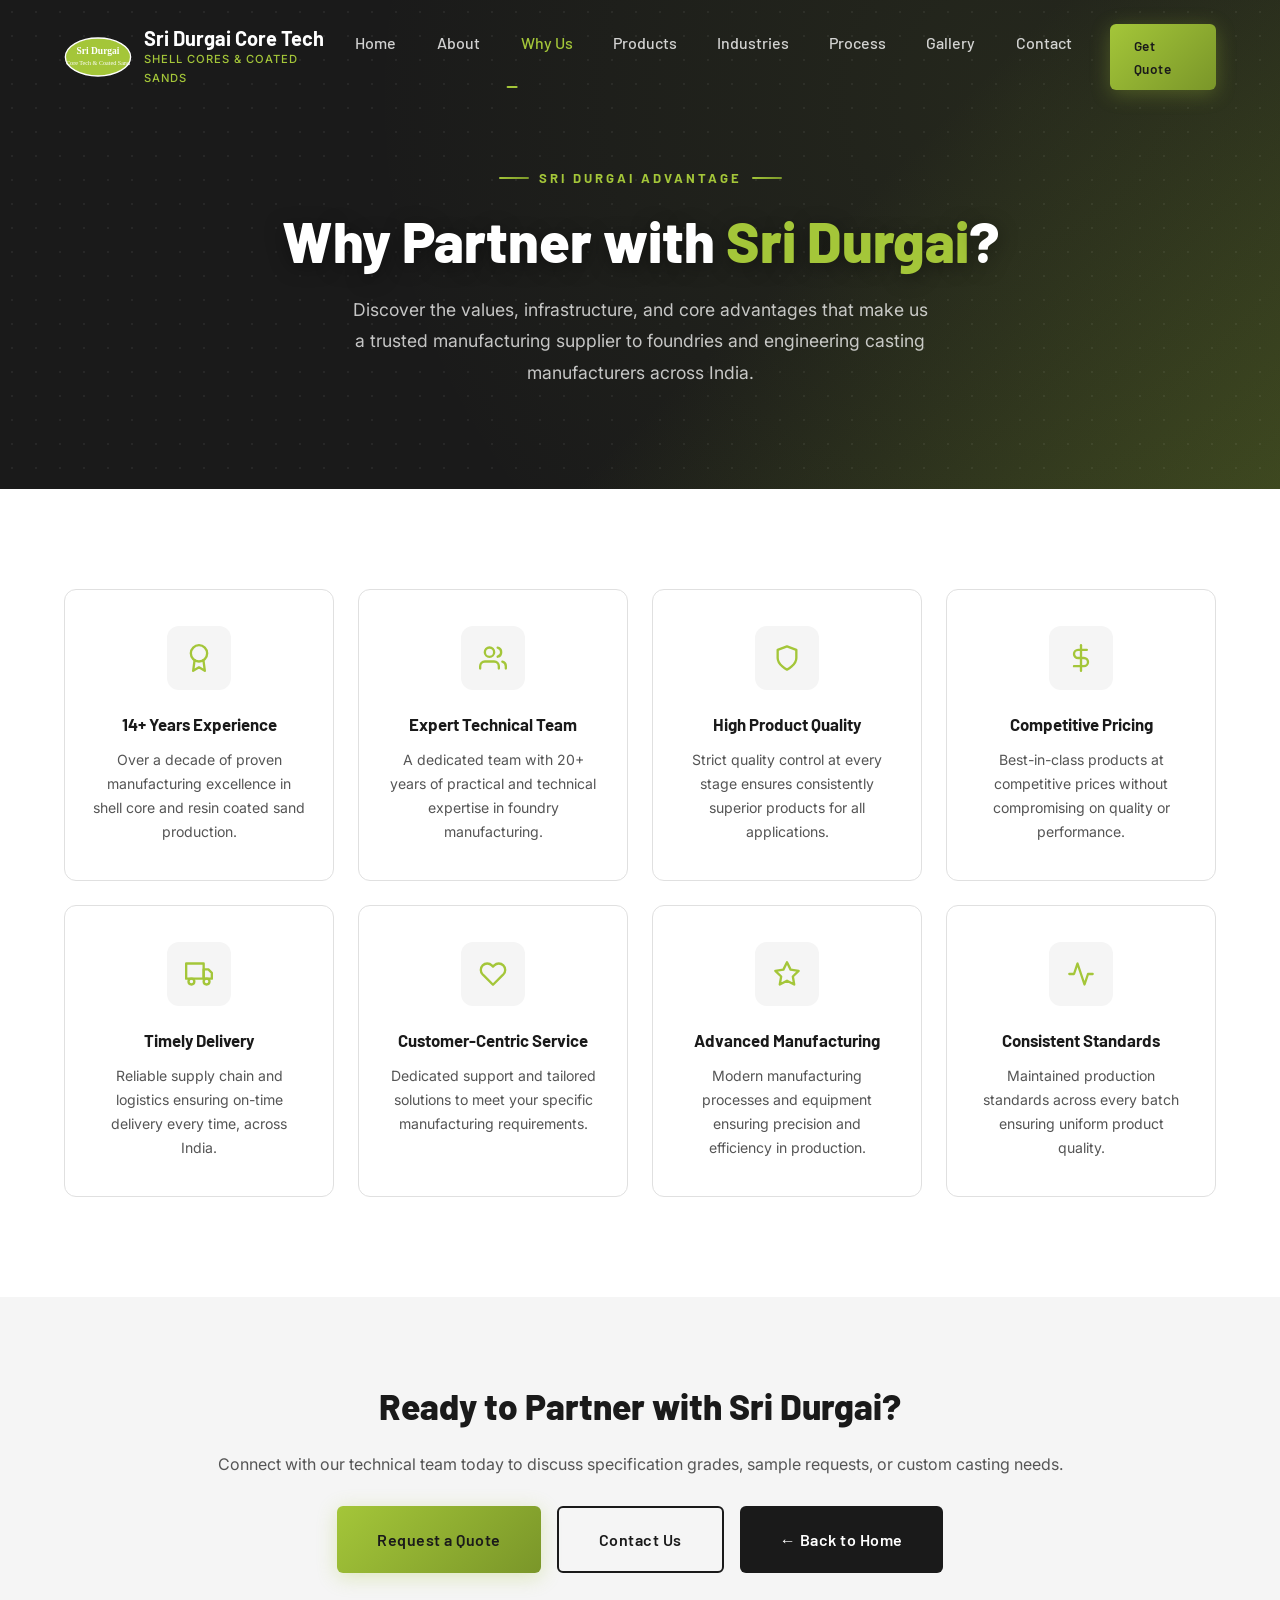
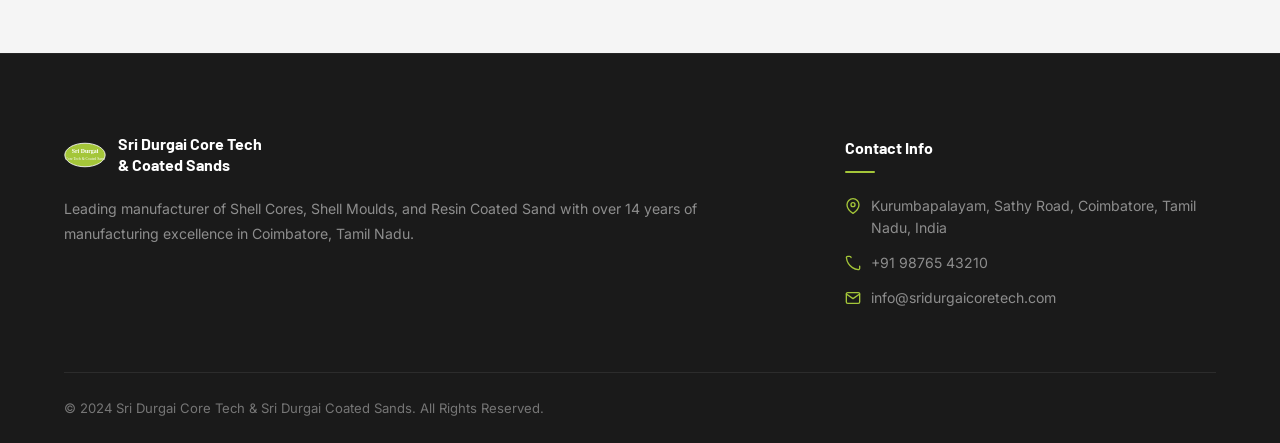
<file: why-choose.html>
<!DOCTYPE html>
<html lang="en">
<head>
  <meta charset="UTF-8">
  <meta name="viewport" content="width=device-width, initial-scale=1.0">
  <meta name="description" content="Why Choose Sri Durgai Core Tech - The Sri Durgai Advantage. Discover what sets us apart as a leading manufacturer of Shell Cores, Shell Moulds, and Resin Coated Sand.">
  <meta name="keywords" content="Sri Durgai Core Tech advantage, why choose Sri Durgai, foundry manufacturing excellence, reliable casting supplies">
  <meta name="author" content="Sri Durgai Core Tech">
  <title>The Sri Durgai Advantage | Why Choose Us | Sri Durgai Core Tech</title>
  <link rel="stylesheet" href="style.css?v=1.2">
  <link rel="icon" type="image/png" href="images/favicon.png">
  <style>
    /* ---- Why Us Page Specific Styles ---- */
    .why-page-hero {
      background: var(--charcoal);
      background-image:
        radial-gradient(circle at 80% 20%, rgba(164,198,57,0.08) 0%, transparent 60%),
        radial-gradient(rgba(255,255,255,0.06) 1.5px, transparent 1.5px),
        linear-gradient(135deg, rgba(26,26,26,0.98) 0%, rgba(26,26,26,0.85) 60%, rgba(122,150,41,0.35) 100%);
      background-size: 100% 100%, 24px 24px, cover;
      padding: 160px 0 100px;
      text-align: center;
    }

    .why-page-hero-label {
      font-family: var(--font-heading);
      font-size: 0.82rem;
      font-weight: 700;
      text-transform: uppercase;
      letter-spacing: 3px;
      color: var(--primary);
      display: inline-flex;
      align-items: center;
      gap: 10px;
      margin-bottom: 20px;
    }

    .why-page-hero-label::before,
    .why-page-hero-label::after {
      content: '';
      width: 30px;
      height: 2px;
      background: var(--gradient-primary);
      border-radius: 2px;
    }

    .why-page-hero h1 {
      font-family: var(--font-heading);
      font-size: clamp(2.2rem, 5vw, 3.5rem);
      font-weight: 800;
      color: var(--white);
      line-height: 1.15;
      margin-bottom: 20px;
      text-shadow: 0 4px 20px rgba(0,0,0,0.4);
    }

    .why-page-hero h1 span { color: var(--primary); }

    .why-page-hero p {
      font-size: 1.1rem;
      color: rgba(255,255,255,0.75);
      max-width: 580px;
      margin: 0 auto;
      line-height: 1.8;
    }

    .why-page-content {
      padding: var(--section-padding);
      background: var(--white);
    }

    /* ---- CTA strip ---- */
    .why-back-cta {
      padding: 80px 0;
      background: var(--light-grey);
      text-align: center;
    }

    .why-back-cta h2 {
      font-family: var(--font-heading);
      font-size: clamp(1.6rem, 3vw, 2.2rem);
      font-weight: 800;
      color: var(--charcoal);
      margin-bottom: 14px;
    }

    .why-back-cta p {
      font-size: 1rem;
      color: var(--text-muted);
      margin-bottom: 28px;
    }

    .why-back-cta-btns {
      display: flex;
      gap: 16px;
      justify-content: center;
      flex-wrap: wrap;
    }
  </style>
</head>
<body>

  <!-- Preloader -->
  <div class="preloader" id="preloader">
    <div class="preloader-spinner"></div>
    <span class="preloader-text">Sri Durgai Core Tech</span>
  </div>

  <!-- Navigation -->
  <nav class="navbar" id="navbar">
    <div class="nav-container">
      <a href="index.html" class="nav-logo">
        <svg width="45" height="28" viewBox="0 0 100 60" fill="none" xmlns="http://www.w3.org/2000/svg">
          <ellipse cx="50" cy="30" rx="48" ry="28" fill="#A4C639" stroke="#fff" stroke-width="2"/>
          <text x="50" y="25" text-anchor="middle" fill="white" font-family="serif" font-size="14" font-weight="bold">Sri Durgai</text>
          <text x="50" y="42" text-anchor="middle" fill="white" font-family="serif" font-size="9">Core Tech &amp; Coated Sand</text>
        </svg>
        <div class="nav-logo-text">
          <span class="brand-name">Sri Durgai Core Tech</span>
          <span class="brand-tagline">Shell Cores &amp; Coated Sands</span>
        </div>
      </a>
      <ul class="nav-menu" id="navMenu">
        <li><a href="index.html#home" class="nav-link">Home</a></li>
        <li><a href="index.html#about" class="nav-link">About</a></li>
        <li><a href="why-choose.html" class="nav-link active">Why Us</a></li>
        <li><a href="index.html#products" class="nav-link">Products</a></li>
        <li><a href="index.html#industries" class="nav-link">Industries</a></li>
        <li><a href="workflow.html" class="nav-link">Process</a></li>
        <li><a href="gallery.html" class="nav-link">Gallery</a></li>
        <li><a href="index.html#contact" class="nav-link">Contact</a></li>
        <li class="nav-cta"><a href="index.html#quote" class="btn btn-primary btn-sm">Get Quote</a></li>
      </ul>
      <div class="nav-toggle" id="navToggle">
        <span></span>
        <span></span>
        <span></span>
      </div>
    </div>
  </nav>

  <!-- Hero Banner -->
  <section class="why-page-hero">
    <div class="container">
      <div class="why-page-hero-label">Sri Durgai Advantage</div>
      <h1>Why Partner with <span>Sri Durgai</span>?</h1>
      <p>Discover the values, infrastructure, and core advantages that make us a trusted manufacturing supplier to foundries and engineering casting manufacturers across India.</p>
    </div>
  </section>

  <!-- Why Choose Section content -->
  <section class="why-page-content">
    <div class="container">
      <div class="why-choose-grid">
        <div class="why-card reveal" style="transition-delay: 0.05s">
          <div class="why-card-icon">
            <svg viewBox="0 0 24 24" fill="none" stroke="currentColor" stroke-width="2" stroke-linecap="round" stroke-linejoin="round"><circle cx="12" cy="8" r="7"/><polyline points="8.21 13.89 7 23 12 20 17 23 15.79 13.88"/></svg>
          </div>
          <h3 class="why-card-title">14+ Years Experience</h3>
          <p class="why-card-text">Over a decade of proven manufacturing excellence in shell core and resin coated sand production.</p>
        </div>
        <div class="why-card reveal" style="transition-delay: 0.1s">
          <div class="why-card-icon">
            <svg viewBox="0 0 24 24" fill="none" stroke="currentColor" stroke-width="2" stroke-linecap="round" stroke-linejoin="round"><path d="M17 21v-2a4 4 0 0 0-4-4H5a4 4 0 0 0-4 4v2"/><circle cx="9" cy="7" r="4"/><path d="M23 21v-2a4 4 0 0 0-3-3.87"/><path d="M16 3.13a4 4 0 0 1 0 7.75"/></svg>
          </div>
          <h3 class="why-card-title">Expert Technical Team</h3>
          <p class="why-card-text">A dedicated team with 20+ years of practical and technical expertise in foundry manufacturing.</p>
        </div>
        <div class="why-card reveal" style="transition-delay: 0.15s">
          <div class="why-card-icon">
            <svg viewBox="0 0 24 24" fill="none" stroke="currentColor" stroke-width="2" stroke-linecap="round" stroke-linejoin="round"><path d="M12 22s8-4 8-10V5l-8-3-8 3v7c0 6 8 10 8 10z"/></svg>
          </div>
          <h3 class="why-card-title">High Product Quality</h3>
          <p class="why-card-text">Strict quality control at every stage ensures consistently superior products for all applications.</p>
        </div>
        <div class="why-card reveal" style="transition-delay: 0.2s">
          <div class="why-card-icon">
            <svg viewBox="0 0 24 24" fill="none" stroke="currentColor" stroke-width="2" stroke-linecap="round" stroke-linejoin="round"><line x1="12" y1="1" x2="12" y2="23"/><path d="M17 5H9.5a3.5 3.5 0 0 0 0 7h5a3.5 3.5 0 0 1 0 7H6"/></svg>
          </div>
          <h3 class="why-card-title">Competitive Pricing</h3>
          <p class="why-card-text">Best-in-class products at competitive prices without compromising on quality or performance.</p>
        </div>
        <div class="why-card reveal" style="transition-delay: 0.25s">
          <div class="why-card-icon">
            <svg viewBox="0 0 24 24" fill="none" stroke="currentColor" stroke-width="2" stroke-linecap="round" stroke-linejoin="round"><rect x="1" y="3" width="15" height="13"/><polygon points="16 8 20 8 23 11 23 16 16 16 16 8"/><circle cx="5.5" cy="18.5" r="2.5"/><circle cx="18.5" cy="18.5" r="2.5"/></svg>
          </div>
          <h3 class="why-card-title">Timely Delivery</h3>
          <p class="why-card-text">Reliable supply chain and logistics ensuring on-time delivery every time, across India.</p>
        </div>
        <div class="why-card reveal" style="transition-delay: 0.3s">
          <div class="why-card-icon">
            <svg viewBox="0 0 24 24" fill="none" stroke="currentColor" stroke-width="2" stroke-linecap="round" stroke-linejoin="round"><path d="M20.84 4.61a5.5 5.5 0 0 0-7.78 0L12 5.67l-1.06-1.06a5.5 5.5 0 0 0-7.78 7.78l1.06 1.06L12 21.23l7.78-7.78 1.06-1.06a5.5 5.5 0 0 0 0-7.78z"/></svg>
          </div>
          <h3 class="why-card-title">Customer-Centric Service</h3>
          <p class="why-card-text">Dedicated support and tailored solutions to meet your specific manufacturing requirements.</p>
        </div>
        <div class="why-card reveal" style="transition-delay: 0.35s">
          <div class="why-card-icon">
            <svg viewBox="0 0 24 24" fill="none" stroke="currentColor" stroke-width="2" stroke-linecap="round" stroke-linejoin="round"><polygon points="12 2 15.09 8.26 22 9.27 17 14.14 18.18 21.02 12 17.77 5.82 21.02 7 14.14 2 9.27 8.91 8.26 12 2"/></svg>
          </div>
          <h3 class="why-card-title">Advanced Manufacturing</h3>
          <p class="why-card-text">Modern manufacturing processes and equipment ensuring precision and efficiency in production.</p>
        </div>
        <div class="why-card reveal" style="transition-delay: 0.4s">
          <div class="why-card-icon">
            <svg viewBox="0 0 24 24" fill="none" stroke="currentColor" stroke-width="2" stroke-linecap="round" stroke-linejoin="round"><polyline points="22 12 18 12 15 21 9 3 6 12 2 12"/></svg>
          </div>
          <h3 class="why-card-title">Consistent Standards</h3>
          <p class="why-card-text">Maintained production standards across every batch ensuring uniform product quality.</p>
        </div>
      </div>
    </div>
  </section>

  <!-- CTA -->
  <section class="why-back-cta">
    <div class="container reveal">
      <h2>Ready to Partner with Sri Durgai?</h2>
      <p>Connect with our technical team today to discuss specification grades, sample requests, or custom casting needs.</p>
      <div class="why-back-cta-btns">
        <a href="index.html#quote" class="btn btn-primary btn-lg">Request a Quote</a>
        <a href="index.html#contact" class="btn btn-outline-dark btn-lg">Contact Us</a>
        <a href="index.html" class="btn btn-dark btn-lg">← Back to Home</a>
      </div>
    </div>
  </section>

  <!-- Footer -->
  <footer class="footer">
    <div class="container">
      <div class="footer-grid">
        <div class="footer-brand">
          <div class="footer-logo">
            <svg width="42" height="26" viewBox="0 0 100 60" fill="none" xmlns="http://www.w3.org/2000/svg">
              <ellipse cx="50" cy="30" rx="48" ry="28" fill="#A4C639" stroke="#fff" stroke-width="2"/>
              <text x="50" y="25" text-anchor="middle" fill="white" font-family="serif" font-size="14" font-weight="bold">Sri Durgai</text>
              <text x="50" y="42" text-anchor="middle" fill="white" font-family="serif" font-size="9">Core Tech &amp; Coated Sand</text>
            </svg>
            <span class="footer-logo-text">Sri Durgai Core Tech<br>&amp; Coated Sands</span>
          </div>
          <p class="footer-desc">Leading manufacturer of Shell Cores, Shell Moulds, and Resin Coated Sand with over 14 years of manufacturing excellence in Coimbatore, Tamil Nadu.</p>
        </div>

        <div>
          <h3 class="footer-heading">Contact Info</h3>
          <div class="footer-contact-item">
            <svg viewBox="0 0 24 24" fill="none" stroke="currentColor" stroke-width="2" stroke-linecap="round" stroke-linejoin="round"><path d="M21 10c0 7-9 13-9 13s-9-6-9-13a9 9 0 0 1 18 0z"/><circle cx="12" cy="10" r="3"/></svg>
            <span>Kurumbapalayam, Sathy Road, Coimbatore, Tamil Nadu, India</span>
          </div>
          <div class="footer-contact-item">
            <svg viewBox="0 0 24 24" fill="none" stroke="currentColor" stroke-width="2" stroke-linecap="round" stroke-linejoin="round"><path d="M22 16.92v3a2 2 0 0 1-2.18 2 19.79 19.79 0 0 1-8.63-3.07 19.5 19.5 0 0 1-6-6 19.79 19.79 0 0 1-3.07-8.67A2 2 0 0 1 4.11 2h3a2 2 0 0 1 2 1.72"/></svg>
            <span>+91 98765 43210</span>
          </div>
          <div class="footer-contact-item">
            <svg viewBox="0 0 24 24" fill="none" stroke="currentColor" stroke-width="2" stroke-linecap="round" stroke-linejoin="round"><path d="M4 4h16c1.1 0 2 .9 2 2v12c0 1.1-.9 2-2 2H4c-1.1 0-2-.9-2-2V6c0-1.1.9-2 2-2z"/><polyline points="22,6 12,13 2,6"/></svg>
            <span>info@sridurgaicoretech.com</span>
          </div>
        </div>
      </div>
      <div class="footer-bottom">
        <p class="footer-copyright">&copy; 2024 Sri Durgai Core Tech &amp; Sri Durgai Coated Sands. All Rights Reserved.</p>
      </div>
    </div>
  </footer>

  <!-- Back to Top -->
  <button class="back-to-top" id="backToTop" aria-label="Back to Top">
    <svg viewBox="0 0 24 24" fill="none" stroke="currentColor" stroke-width="2" stroke-linecap="round" stroke-linejoin="round"><polyline points="18 15 12 9 6 15"/></svg>
  </button>

  <!-- WhatsApp Float -->
  <div class="whatsapp-float" id="whatsappFloat">
    <a href="https://wa.me/919876543210" target="_blank" aria-label="Chat on WhatsApp">
      <svg viewBox="0 0 24 24" fill="currentColor"><path d="M17.472 14.382c-.297-.149-1.758-.867-2.03-.967-.273-.099-.471-.148-.67.15-.197.297-.767.966-.94 1.164-.173.199-.347.223-.644.075-.297-.15-1.255-.463-2.39-1.475-.883-.788-1.48-1.761-1.653-2.059-.173-.297-.018-.458.13-.606.134-.133.298-.347.446-.52.149-.174.198-.298.298-.497.099-.198.05-.371-.025-.52-.075-.149-.669-1.612-.916-2.207-.242-.579-.487-.5-.669-.51-.173-.008-.371-.01-.57-.01-.198 0-.52.074-.792.372-.272.297-1.04 1.016-1.04 2.479 0 1.462 1.065 2.875 1.213 3.074.149.198 2.096 3.2 5.077 4.487.709.306 1.262.489 1.694.625.712.227 1.36.195 1.871.118.571-.085 1.758-.719 2.006-1.413.248-.694.248-1.289.173-1.413-.074-.124-.272-.198-.57-.347m-5.421 7.403h-.004a9.87 9.87 0 0 1-5.031-1.378l-.361-.214-3.741.982.998-3.648-.235-.374a9.86 9.86 0 0 1-1.51-5.26c.001-5.45 4.436-9.884 9.888-9.884 2.64 0 5.122 1.03 6.988 2.898a9.825 9.825 0 0 1 2.893 6.994c-.003 5.45-4.437 9.884-9.885 9.884m8.413-18.297A11.815 11.815 0 0 0 12.05 0C5.495 0 .16 5.335.157 11.892c0 2.096.547 4.142 1.588 5.945L.057 24l6.305-1.654a11.882 11.882 0 0 0 5.683 1.448h.005c6.554 0 11.89-5.335 11.893-11.893a11.821 11.821 0 0 0-3.48-8.413z"/></svg>
    </a>
  </div>

  <script src="script.js?v=1.2"></script>
</body>
</html>
</file>
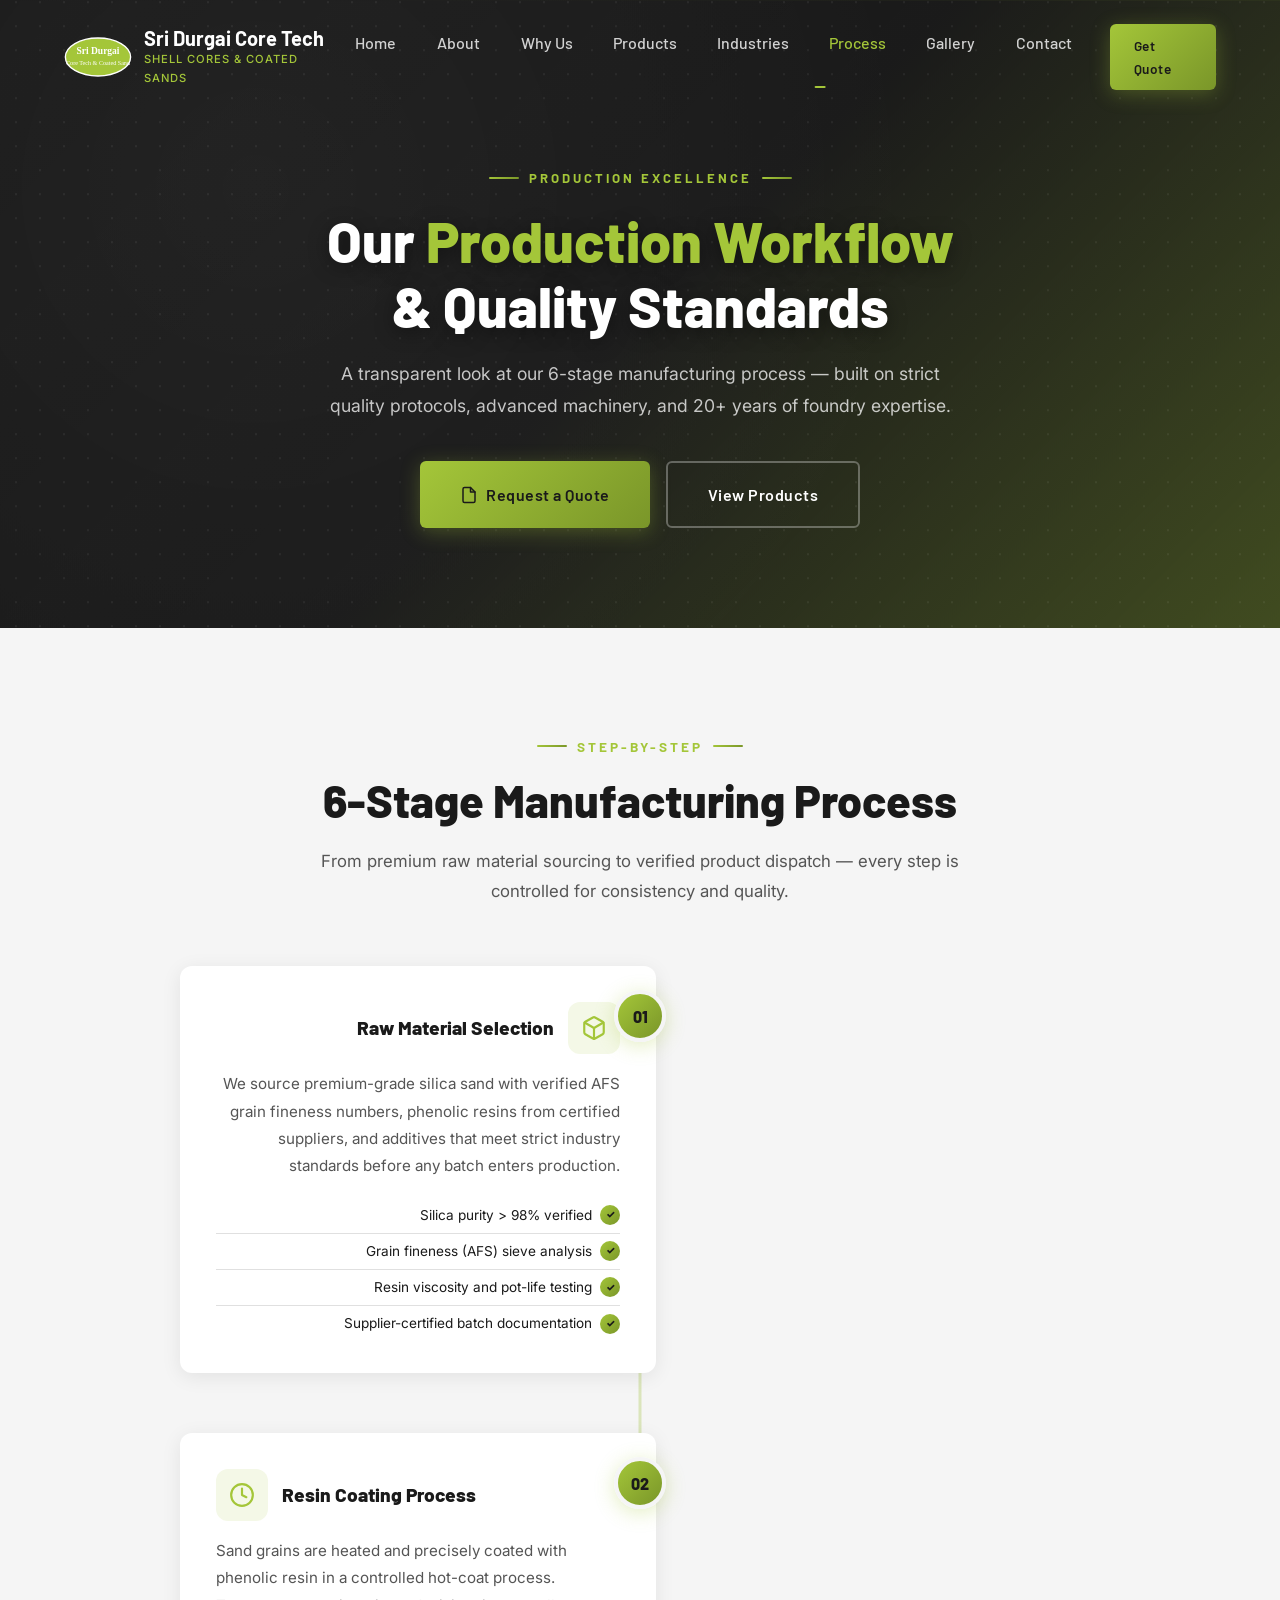
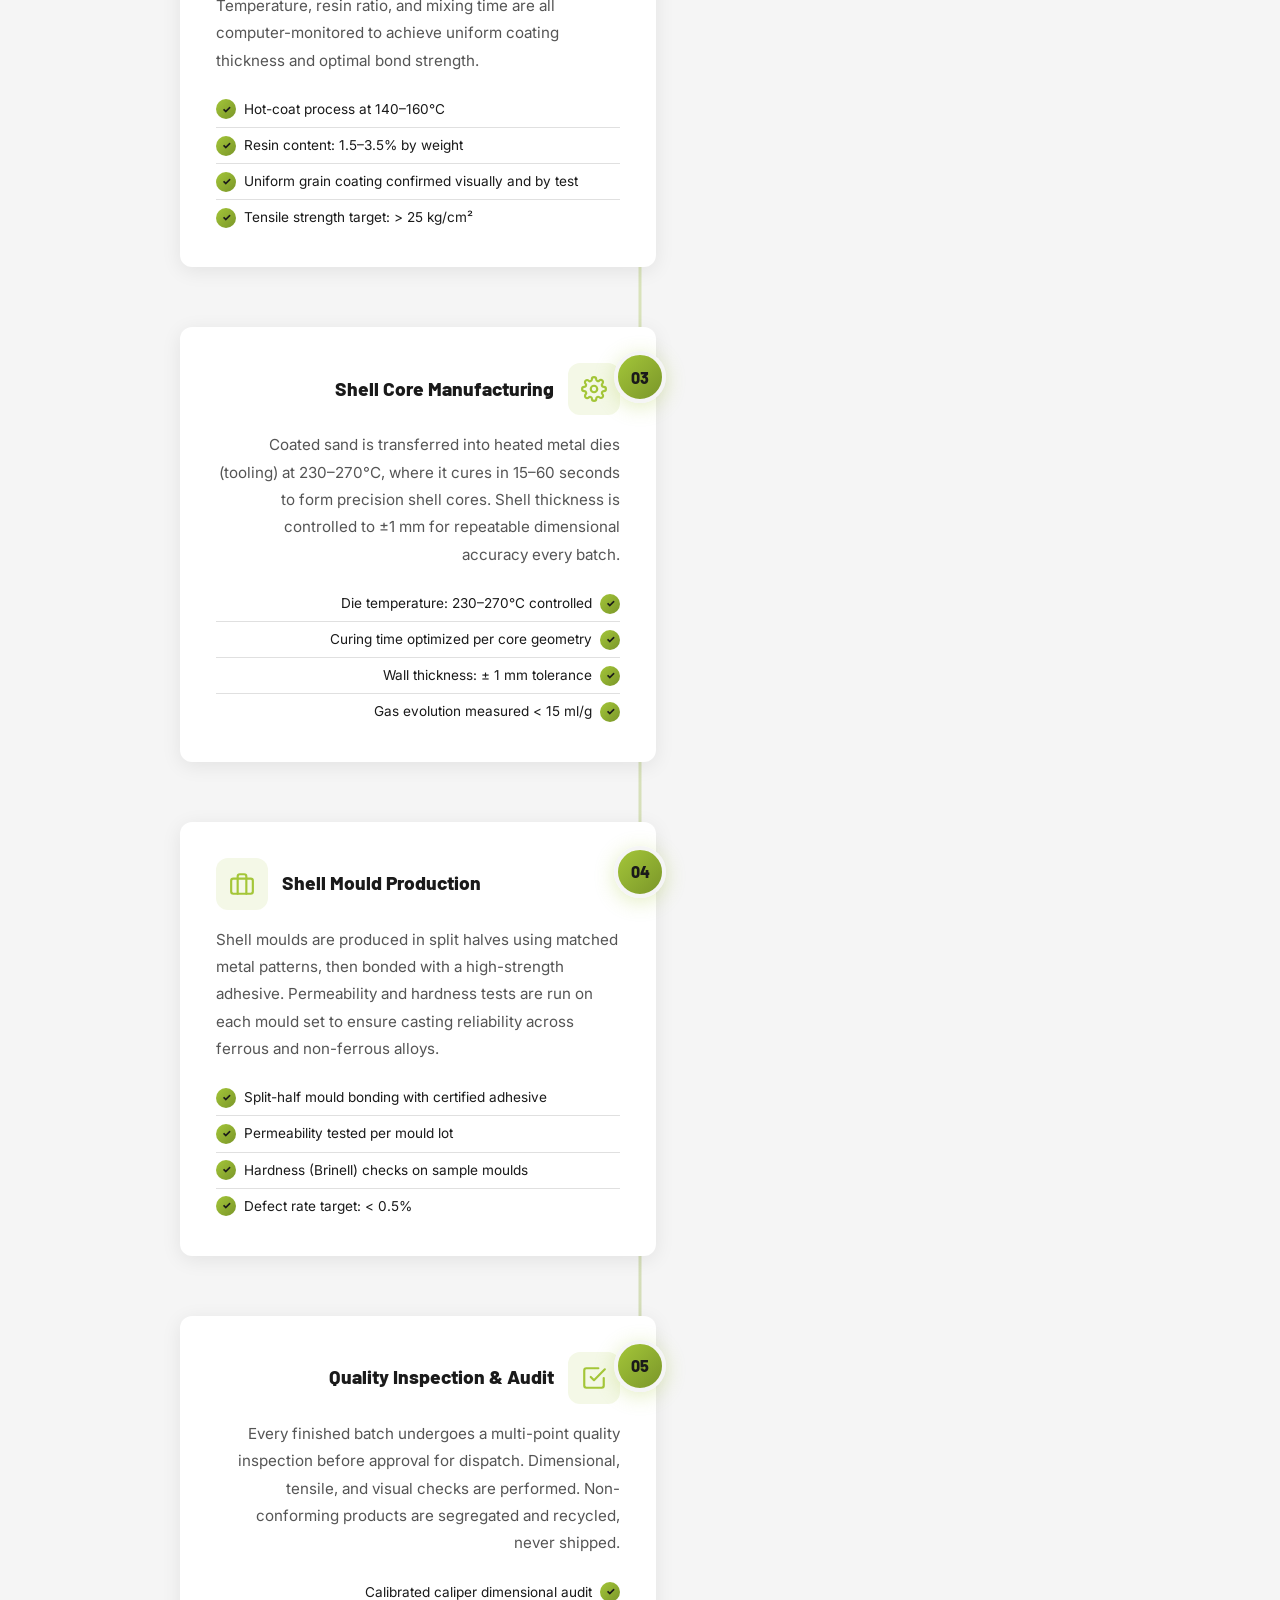
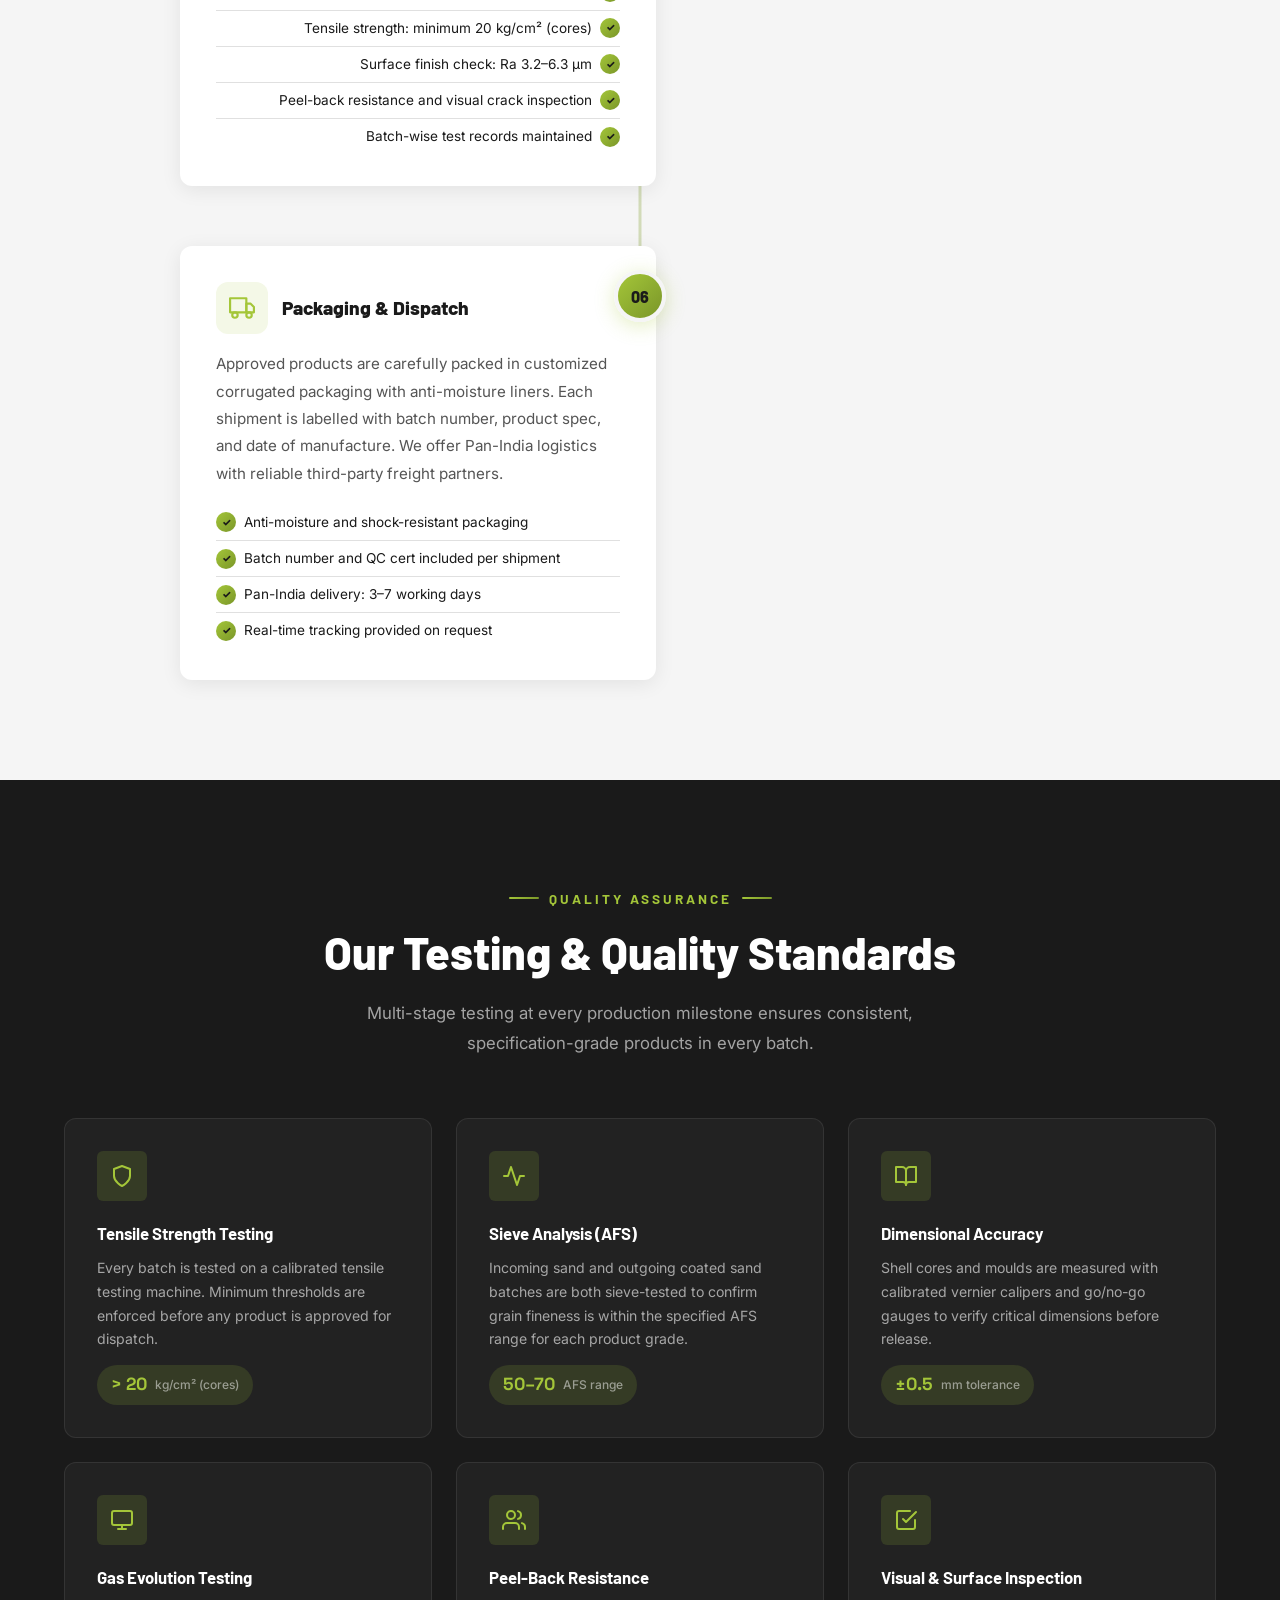
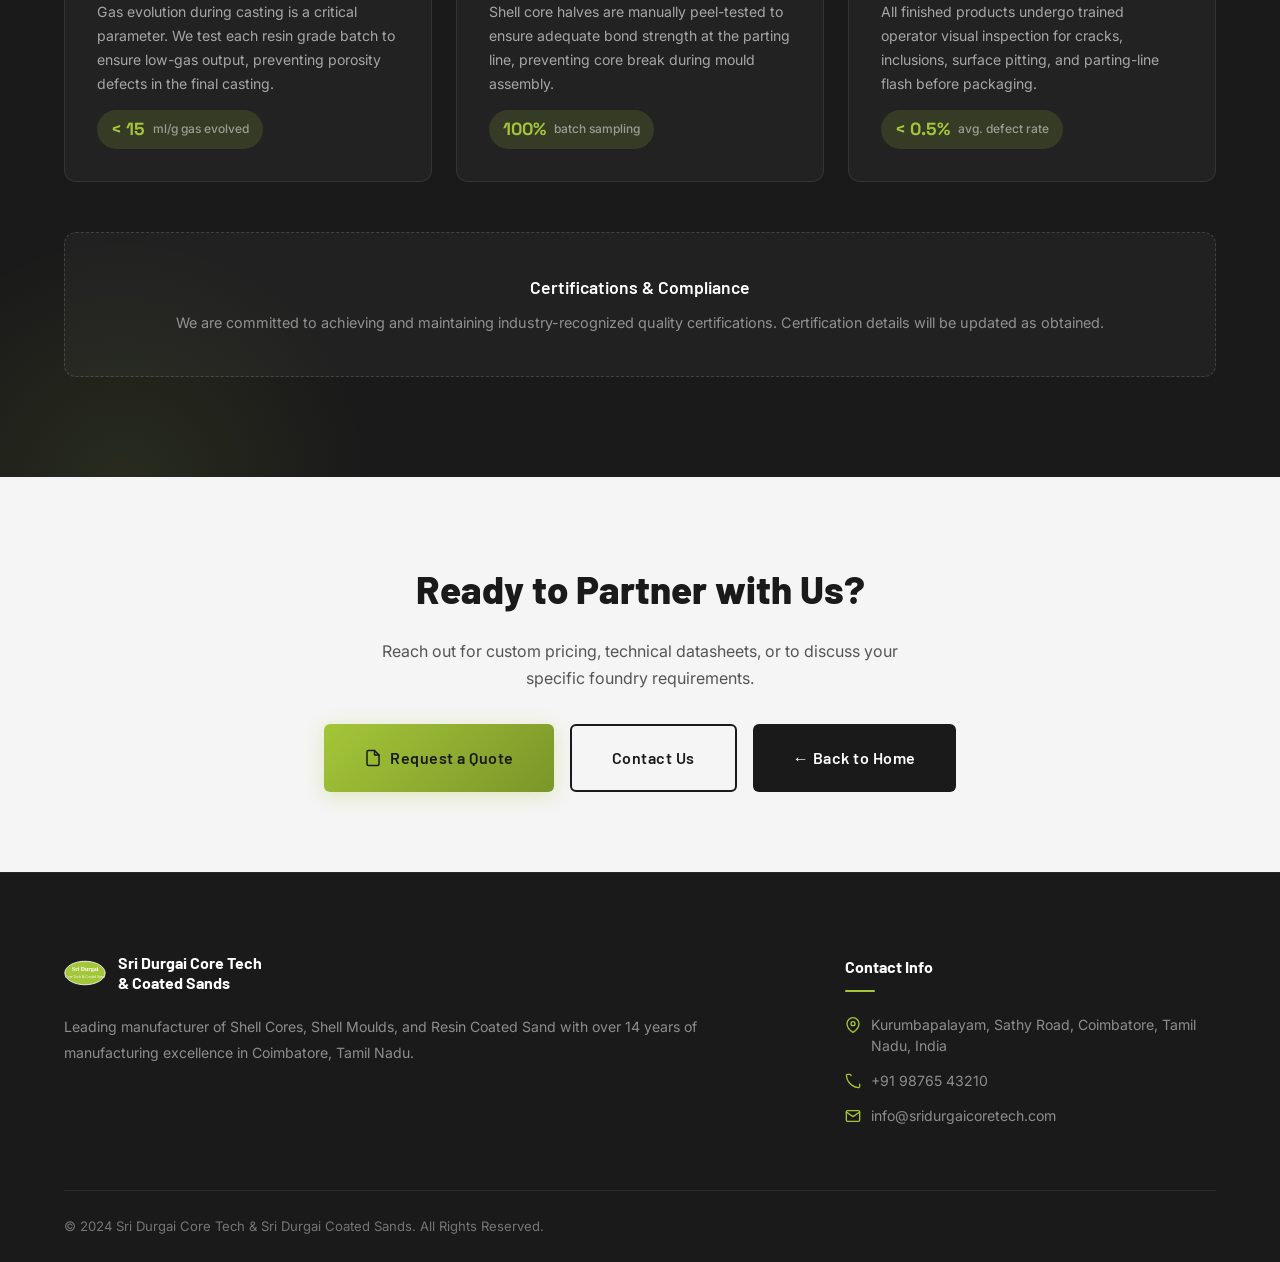
<file: workflow.html>
<!DOCTYPE html>
<html lang="en">
<head>
  <meta charset="UTF-8">
  <meta name="viewport" content="width=device-width, initial-scale=1.0">
  <meta name="description" content="Sri Durgai Core Tech Production Workflow - Detailed 6-stage manufacturing process for Shell Cores, Shell Moulds, and Resin Coated Sand with strict quality controls.">
  <meta name="keywords" content="shell core manufacturing process, resin coated sand production, quality control foundry, Sri Durgai Core Tech workflow">
  <meta name="author" content="Sri Durgai Core Tech">
  <title>Production Workflow &amp; Quality Controls | Sri Durgai Core Tech</title>
  <link rel="stylesheet" href="style.css?v=1.2">
  <link rel="icon" type="image/png" href="images/favicon.png">
  <style>
    /* ---- Workflow Page Specific Styles ---- */
    .workflow-hero {
      background: var(--charcoal);
      background-image:
        radial-gradient(circle at 20% 30%, rgba(255,255,255,0.04) 0%, transparent 60%),
        radial-gradient(rgba(255,255,255,0.06) 1.5px, transparent 1.5px),
        linear-gradient(135deg, rgba(26,26,26,0.98) 0%, rgba(26,26,26,0.85) 50%, rgba(122,150,41,0.4) 100%);
      background-size: 100% 100%, 24px 24px, cover;
      background-position: center;
      padding: 160px 0 100px;
      text-align: center;
    }

    .workflow-hero-label {
      font-family: var(--font-heading);
      font-size: 0.82rem;
      font-weight: 700;
      text-transform: uppercase;
      letter-spacing: 3px;
      color: var(--primary);
      display: inline-flex;
      align-items: center;
      gap: 10px;
      margin-bottom: 20px;
    }

    .workflow-hero-label::before,
    .workflow-hero-label::after {
      content: '';
      width: 30px;
      height: 2px;
      background: var(--gradient-primary);
      border-radius: 2px;
    }

    .workflow-hero h1 {
      font-family: var(--font-heading);
      font-size: clamp(2.2rem, 5vw, 3.5rem);
      font-weight: 800;
      color: var(--white);
      line-height: 1.15;
      margin-bottom: 20px;
      text-shadow: 0 4px 20px rgba(0,0,0,0.4);
    }

    .workflow-hero h1 span {
      color: var(--primary);
    }

    .workflow-hero p {
      font-size: 1.1rem;
      color: rgba(255,255,255,0.75);
      max-width: 640px;
      margin: 0 auto 40px;
      line-height: 1.8;
    }

    /* ---- Workflow Timeline ---- */
    .workflow-section {
      padding: var(--section-padding);
      background: var(--light-grey);
    }

    .workflow-timeline {
      max-width: 920px;
      margin: 0 auto;
      position: relative;
    }

    .workflow-timeline::before {
      content: '';
      position: absolute;
      top: 0;
      left: 50%;
      transform: translateX(-50%);
      width: 3px;
      height: 100%;
      background: linear-gradient(180deg, var(--primary) 0%, var(--primary-dark) 100%);
      border-radius: 3px;
      opacity: 0.3;
    }

    .wf-item {
      display: flex;
      align-items: flex-start;
      gap: 40px;
      margin-bottom: 60px;
      position: relative;
    }

    .wf-item:last-child { margin-bottom: 0; }

    .wf-item:nth-child(odd) { flex-direction: row; }
    .wf-item:nth-child(even) { flex-direction: row-reverse; }

    .wf-content {
      flex: 1;
      background: var(--white);
      border-radius: var(--radius-md);
      padding: 32px 36px;
      box-shadow: var(--shadow-md);
      transition: all var(--transition-base);
      border-top: 4px solid transparent;
    }

    .wf-content:hover {
      transform: translateY(-4px);
      box-shadow: var(--shadow-lg);
      border-top-color: var(--primary);
    }

    .wf-item:nth-child(odd) .wf-content { text-align: right; }
    .wf-item:nth-child(even) .wf-content { text-align: left; }

    .wf-step-header {
      display: flex;
      align-items: center;
      gap: 14px;
      margin-bottom: 16px;
    }

    .wf-item:nth-child(odd) .wf-step-header { flex-direction: row-reverse; justify-content: flex-start; }
    .wf-item:nth-child(even) .wf-step-header { flex-direction: row; }

    .wf-icon {
      width: 52px;
      height: 52px;
      background: rgba(164,198,57,0.12);
      border-radius: var(--radius-md);
      display: flex;
      align-items: center;
      justify-content: center;
      flex-shrink: 0;
      transition: var(--transition-base);
    }

    .wf-content:hover .wf-icon {
      background: var(--gradient-primary);
    }

    .wf-icon svg {
      width: 26px;
      height: 26px;
      color: var(--primary);
      transition: var(--transition-base);
    }

    .wf-content:hover .wf-icon svg {
      color: var(--charcoal);
    }

    .wf-step-title {
      font-family: var(--font-heading);
      font-size: 1.2rem;
      font-weight: 800;
      color: var(--charcoal);
    }

    .wf-desc {
      font-size: 0.95rem;
      color: var(--text-muted);
      line-height: 1.8;
      margin-bottom: 18px;
    }

    .wf-checks {
      list-style: none;
      padding: 0;
      margin: 0;
    }

    .wf-checks li {
      font-size: 0.85rem;
      color: var(--text-dark);
      padding: 6px 0;
      display: flex;
      align-items: center;
      gap: 8px;
      border-bottom: 1px solid var(--mid-grey);
    }

    .wf-item:nth-child(odd) .wf-checks li { flex-direction: row-reverse; }

    .wf-checks li:last-child { border-bottom: none; }

    .wf-checks li::before {
      content: '✓';
      display: inline-flex;
      align-items: center;
      justify-content: center;
      width: 20px;
      height: 20px;
      background: var(--gradient-primary);
      border-radius: 50%;
      font-size: 0.65rem;
      font-weight: 800;
      color: var(--charcoal);
      flex-shrink: 0;
    }

    .wf-number {
      position: absolute;
      left: 50%;
      transform: translateX(-50%);
      width: 52px;
      height: 52px;
      background: var(--gradient-primary);
      border-radius: 50%;
      display: flex;
      align-items: center;
      justify-content: center;
      font-family: var(--font-heading);
      font-size: 1rem;
      font-weight: 800;
      color: var(--charcoal);
      box-shadow: var(--shadow-primary);
      border: 4px solid var(--light-grey);
      z-index: 2;
      top: 24px;
    }

    .wf-spacer { flex: 1; }

    /* ---- QA Standards ---- */
    .qa-standards {
      padding: var(--section-padding);
      background: var(--charcoal);
      position: relative;
      overflow: hidden;
    }

    .qa-standards::before {
      content: '';
      position: absolute;
      bottom: -20%;
      left: -10%;
      width: 500px;
      height: 500px;
      background: radial-gradient(circle, rgba(164,198,57,0.1) 0%, transparent 70%);
      border-radius: 50%;
    }

    .qa-standards .section-title { color: var(--white); }
    .qa-standards .section-subtitle { color: rgba(255,255,255,0.6); }

    .qa-grid {
      display: grid;
      grid-template-columns: repeat(3, 1fr);
      gap: 24px;
      margin-bottom: 50px;
    }

    .qa-card {
      background: rgba(255,255,255,0.04);
      border: 1px solid rgba(255,255,255,0.08);
      border-radius: var(--radius-md);
      padding: 32px;
      transition: all var(--transition-base);
    }

    .qa-card:hover {
      background: rgba(164,198,57,0.08);
      border-color: rgba(164,198,57,0.2);
      transform: translateY(-4px);
    }

    .qa-card-icon {
      width: 50px;
      height: 50px;
      background: rgba(164,198,57,0.15);
      border-radius: var(--radius-sm);
      display: flex;
      align-items: center;
      justify-content: center;
      margin-bottom: 18px;
    }

    .qa-card-icon svg {
      width: 24px;
      height: 24px;
      color: var(--primary);
    }

    .qa-card-title {
      font-family: var(--font-heading);
      font-size: 1.05rem;
      font-weight: 700;
      color: var(--white);
      margin-bottom: 8px;
    }

    .qa-card-text {
      font-size: 0.88rem;
      color: rgba(255,255,255,0.6);
      line-height: 1.7;
    }

    .qa-card-metric {
      margin-top: 14px;
      display: inline-flex;
      align-items: center;
      gap: 8px;
      background: rgba(164,198,57,0.15);
      border-radius: 50px;
      padding: 5px 14px;
    }

    .qa-card-metric span:first-child {
      font-family: var(--font-tech);
      font-size: 1.1rem;
      font-weight: 700;
      color: var(--primary);
    }

    .qa-card-metric span:last-child {
      font-size: 0.75rem;
      color: rgba(255,255,255,0.5);
      font-weight: 500;
    }

    .qa-certifications {
      text-align: center;
      padding: 40px;
      background: rgba(255,255,255,0.03);
      border: 1px dashed rgba(255,255,255,0.15);
      border-radius: var(--radius-md);
    }

    .qa-certifications h3 {
      font-family: var(--font-heading);
      font-size: 1.1rem;
      font-weight: 600;
      color: var(--white);
      margin-bottom: 8px;
    }

    .qa-certifications p {
      font-size: 0.9rem;
      color: rgba(255,255,255,0.5);
    }

    /* ---- CTA Section ---- */
    .workflow-cta {
      padding: 80px 0;
      background: var(--light-grey);
      text-align: center;
    }

    .workflow-cta h2 {
      font-family: var(--font-heading);
      font-size: clamp(1.8rem, 3vw, 2.4rem);
      font-weight: 800;
      color: var(--charcoal);
      margin-bottom: 16px;
    }

    .workflow-cta p {
      font-size: 1rem;
      color: var(--text-muted);
      margin-bottom: 32px;
      max-width: 520px;
      margin-left: auto;
      margin-right: auto;
    }

    .workflow-cta-btns {
      display: flex;
      gap: 16px;
      justify-content: center;
      flex-wrap: wrap;
    }

    /* ---- Mobile ---- */
    @media (max-width: 768px) {
      .workflow-hero { padding: 130px 0 70px; }

      .workflow-timeline::before { left: 26px; }

      .wf-item,
      .wf-item:nth-child(odd),
      .wf-item:nth-child(even) {
        flex-direction: row !important;
        gap: 20px;
        padding-left: 60px;
      }

      .wf-spacer { display: none; }

      .wf-number { left: 26px; transform: translateX(-50%); }

      .wf-content,
      .wf-item:nth-child(odd) .wf-content,
      .wf-item:nth-child(even) .wf-content {
        text-align: left;
      }

      .wf-step-header,
      .wf-item:nth-child(odd) .wf-step-header,
      .wf-item:nth-child(even) .wf-step-header {
        flex-direction: row !important;
      }

      .wf-checks li,
      .wf-item:nth-child(odd) .wf-checks li {
        flex-direction: row !important;
      }

      .qa-grid {
        grid-template-columns: 1fr;
      }

      .workflow-hero h1 { font-size: 2rem; }
    }
  </style>
</head>
<body>

  <!-- Navigation -->
  <nav class="navbar" id="navbar">
    <div class="nav-container">
      <a href="index.html" class="nav-logo">
        <svg width="45" height="28" viewBox="0 0 100 60" fill="none" xmlns="http://www.w3.org/2000/svg">
          <ellipse cx="50" cy="30" rx="48" ry="28" fill="#A4C639" stroke="#fff" stroke-width="2"/>
          <text x="50" y="25" text-anchor="middle" fill="white" font-family="serif" font-size="14" font-weight="bold">Sri Durgai</text>
          <text x="50" y="42" text-anchor="middle" fill="white" font-family="serif" font-size="9">Core Tech &amp; Coated Sand</text>
        </svg>
        <div class="nav-logo-text">
          <span class="brand-name">Sri Durgai Core Tech</span>
          <span class="brand-tagline">Shell Cores &amp; Coated Sands</span>
        </div>
      </a>
      <ul class="nav-menu" id="navMenu">
        <li><a href="index.html#home" class="nav-link">Home</a></li>
        <li><a href="index.html#about" class="nav-link">About</a></li>
        <li><a href="why-choose.html" class="nav-link">Why Us</a></li>
        <li><a href="index.html#products" class="nav-link">Products</a></li>
        <li><a href="index.html#industries" class="nav-link">Industries</a></li>
        <li><a href="workflow.html" class="nav-link active">Process</a></li>
        <li><a href="gallery.html" class="nav-link">Gallery</a></li>
        <li><a href="index.html#contact" class="nav-link">Contact</a></li>
        <li class="nav-cta"><a href="index.html#quote" class="btn btn-primary btn-sm">Get Quote</a></li>
      </ul>
      <div class="nav-toggle" id="navToggle">
        <span></span>
        <span></span>
        <span></span>
      </div>
    </div>
  </nav>

  <!-- Hero Banner -->
  <section class="workflow-hero">
    <div class="container">
      <div class="workflow-hero-label">Production Excellence</div>
      <h1>Our <span>Production Workflow</span><br>&amp; Quality Standards</h1>
      <p>A transparent look at our 6-stage manufacturing process — built on strict quality protocols, advanced machinery, and 20+ years of foundry expertise.</p>
      <div style="display:flex;gap:16px;justify-content:center;flex-wrap:wrap;">
        <a href="index.html#quote" class="btn btn-primary btn-lg">
          <svg width="18" height="18" viewBox="0 0 24 24" fill="none" stroke="currentColor" stroke-width="2" stroke-linecap="round" stroke-linejoin="round"><path d="M14 2H6a2 2 0 0 0-2 2v16a2 2 0 0 0 2 2h12a2 2 0 0 0 2-2V8z"/><polyline points="14 2 14 8 20 8"/></svg>
          Request a Quote
        </a>
        <a href="index.html#products" class="btn btn-outline btn-lg">View Products</a>
      </div>
    </div>
  </section>

  <!-- Workflow Timeline -->
  <section class="workflow-section">
    <div class="container">
      <div class="section-header reveal">
        <div class="section-label">Step-by-Step</div>
        <h2 class="section-title">6-Stage Manufacturing Process</h2>
        <p class="section-subtitle">From premium raw material sourcing to verified product dispatch — every step is controlled for consistency and quality.</p>
      </div>

      <div class="workflow-timeline">

        <!-- Step 1 -->
        <div class="wf-item reveal">
          <div class="wf-content">
            <div class="wf-step-header">
              <div class="wf-icon">
                <svg viewBox="0 0 24 24" fill="none" stroke="currentColor" stroke-width="2" stroke-linecap="round" stroke-linejoin="round"><path d="M21 16V8a2 2 0 0 0-1-1.73l-7-4a2 2 0 0 0-2 0l-7 4A2 2 0 0 0 3 8v8a2 2 0 0 0 1 1.73l7 4a2 2 0 0 0 2 0l7-4A2 2 0 0 0 21 16z"/><polyline points="3.27 6.96 12 12.01 20.73 6.96"/><line x1="12" y1="22.08" x2="12" y2="12"/></svg>
              </div>
              <div class="wf-step-title">Raw Material Selection</div>
            </div>
            <p class="wf-desc">We source premium-grade silica sand with verified AFS grain fineness numbers, phenolic resins from certified suppliers, and additives that meet strict industry standards before any batch enters production.</p>
            <ul class="wf-checks">
              <li>Silica purity &gt; 98% verified</li>
              <li>Grain fineness (AFS) sieve analysis</li>
              <li>Resin viscosity and pot-life testing</li>
              <li>Supplier-certified batch documentation</li>
            </ul>
          </div>
          <div class="wf-number">01</div>
          <div class="wf-spacer"></div>
        </div>

        <!-- Step 2 -->
        <div class="wf-item reveal">
          <div class="wf-spacer"></div>
          <div class="wf-number">02</div>
          <div class="wf-content">
            <div class="wf-step-header">
              <div class="wf-icon">
                <svg viewBox="0 0 24 24" fill="none" stroke="currentColor" stroke-width="2" stroke-linecap="round" stroke-linejoin="round"><circle cx="12" cy="12" r="10"/><path d="M12 6v6l4 2"/></svg>
              </div>
              <div class="wf-step-title">Resin Coating Process</div>
            </div>
            <p class="wf-desc">Sand grains are heated and precisely coated with phenolic resin in a controlled hot-coat process. Temperature, resin ratio, and mixing time are all computer-monitored to achieve uniform coating thickness and optimal bond strength.</p>
            <ul class="wf-checks">
              <li>Hot-coat process at 140–160°C</li>
              <li>Resin content: 1.5–3.5% by weight</li>
              <li>Uniform grain coating confirmed visually and by test</li>
              <li>Tensile strength target: &gt; 25 kg/cm²</li>
            </ul>
          </div>
        </div>

        <!-- Step 3 -->
        <div class="wf-item reveal">
          <div class="wf-content">
            <div class="wf-step-header">
              <div class="wf-icon">
                <svg viewBox="0 0 24 24" fill="none" stroke="currentColor" stroke-width="2" stroke-linecap="round" stroke-linejoin="round"><circle cx="12" cy="12" r="3"/><path d="M19.4 15a1.65 1.65 0 0 0 .33 1.82l.06.06a2 2 0 0 1 0 2.83 2 2 0 0 1-2.83 0l-.06-.06a1.65 1.65 0 0 0-1.82-.33 1.65 1.65 0 0 0-1 1.51V21a2 2 0 0 1-2 2 2 2 0 0 1-2-2v-.09A1.65 1.65 0 0 0 9 19.4a1.65 1.65 0 0 0-1.82.33l-.06.06a2 2 0 0 1-2.83 0 2 2 0 0 1 0-2.83l.06-.06A1.65 1.65 0 0 0 4.68 15a1.65 1.65 0 0 0-1.51-1H3a2 2 0 0 1-2-2 2 2 0 0 1 2-2h.09A1.65 1.65 0 0 0 4.6 9a1.65 1.65 0 0 0-.33-1.82l-.06-.06a2 2 0 0 1 0-2.83 2 2 0 0 1 2.83 0l.06.06A1.65 1.65 0 0 0 9 4.68a1.65 1.65 0 0 0 1-1.51V3a2 2 0 0 1 2-2 2 2 0 0 1 2 2v.09a1.65 1.65 0 0 0 1 1.51 1.65 1.65 0 0 0 1.82-.33l.06-.06a2 2 0 0 1 2.83 0 2 2 0 0 1 0 2.83l-.06.06a1.65 1.65 0 0 0-.33 1.82V9a1.65 1.65 0 0 0 1.51 1H21a2 2 0 0 1 2 2 2 2 0 0 1-2 2h-.09a1.65 1.65 0 0 0-1.51 1z"/></svg>
              </div>
              <div class="wf-step-title">Shell Core Manufacturing</div>
            </div>
            <p class="wf-desc">Coated sand is transferred into heated metal dies (tooling) at 230–270°C, where it cures in 15–60 seconds to form precision shell cores. Shell thickness is controlled to ±1 mm for repeatable dimensional accuracy every batch.</p>
            <ul class="wf-checks">
              <li>Die temperature: 230–270°C controlled</li>
              <li>Curing time optimized per core geometry</li>
              <li>Wall thickness: ± 1 mm tolerance</li>
              <li>Gas evolution measured &lt; 15 ml/g</li>
            </ul>
          </div>
          <div class="wf-number">03</div>
          <div class="wf-spacer"></div>
        </div>

        <!-- Step 4 -->
        <div class="wf-item reveal">
          <div class="wf-spacer"></div>
          <div class="wf-number">04</div>
          <div class="wf-content">
            <div class="wf-step-header">
              <div class="wf-icon">
                <svg viewBox="0 0 24 24" fill="none" stroke="currentColor" stroke-width="2" stroke-linecap="round" stroke-linejoin="round"><rect x="2" y="7" width="20" height="14" rx="2" ry="2"/><path d="M16 21V5a2 2 0 0 0-2-2h-4a2 2 0 0 0-2 2v16"/></svg>
              </div>
              <div class="wf-step-title">Shell Mould Production</div>
            </div>
            <p class="wf-desc">Shell moulds are produced in split halves using matched metal patterns, then bonded with a high-strength adhesive. Permeability and hardness tests are run on each mould set to ensure casting reliability across ferrous and non-ferrous alloys.</p>
            <ul class="wf-checks">
              <li>Split-half mould bonding with certified adhesive</li>
              <li>Permeability tested per mould lot</li>
              <li>Hardness (Brinell) checks on sample moulds</li>
              <li>Defect rate target: &lt; 0.5%</li>
            </ul>
          </div>
        </div>

        <!-- Step 5 -->
        <div class="wf-item reveal">
          <div class="wf-content">
            <div class="wf-step-header">
              <div class="wf-icon">
                <svg viewBox="0 0 24 24" fill="none" stroke="currentColor" stroke-width="2" stroke-linecap="round" stroke-linejoin="round"><path d="M9 11l3 3L22 4"/><path d="M21 12v7a2 2 0 0 1-2 2H5a2 2 0 0 1-2-2V5a2 2 0 0 1 2-2h11"/></svg>
              </div>
              <div class="wf-step-title">Quality Inspection &amp; Audit</div>
            </div>
            <p class="wf-desc">Every finished batch undergoes a multi-point quality inspection before approval for dispatch. Dimensional, tensile, and visual checks are performed. Non-conforming products are segregated and recycled, never shipped.</p>
            <ul class="wf-checks">
              <li>Calibrated caliper dimensional audit</li>
              <li>Tensile strength: minimum 20 kg/cm² (cores)</li>
              <li>Surface finish check: Ra 3.2–6.3 µm</li>
              <li>Peel-back resistance and visual crack inspection</li>
              <li>Batch-wise test records maintained</li>
            </ul>
          </div>
          <div class="wf-number">05</div>
          <div class="wf-spacer"></div>
        </div>

        <!-- Step 6 -->
        <div class="wf-item reveal">
          <div class="wf-spacer"></div>
          <div class="wf-number">06</div>
          <div class="wf-content">
            <div class="wf-step-header">
              <div class="wf-icon">
                <svg viewBox="0 0 24 24" fill="none" stroke="currentColor" stroke-width="2" stroke-linecap="round" stroke-linejoin="round"><rect x="1" y="3" width="15" height="13"/><polygon points="16 8 20 8 23 11 23 16 16 16 16 8"/><circle cx="5.5" cy="18.5" r="2.5"/><circle cx="18.5" cy="18.5" r="2.5"/></svg>
              </div>
              <div class="wf-step-title">Packaging &amp; Dispatch</div>
            </div>
            <p class="wf-desc">Approved products are carefully packed in customized corrugated packaging with anti-moisture liners. Each shipment is labelled with batch number, product spec, and date of manufacture. We offer Pan-India logistics with reliable third-party freight partners.</p>
            <ul class="wf-checks">
              <li>Anti-moisture and shock-resistant packaging</li>
              <li>Batch number and QC cert included per shipment</li>
              <li>Pan-India delivery: 3–7 working days</li>
              <li>Real-time tracking provided on request</li>
            </ul>
          </div>
        </div>

      </div>
    </div>
  </section>

  <!-- Quality Assurance Standards -->
  <section class="qa-standards">
    <div class="container">
      <div class="section-header reveal">
        <div class="section-label">Quality Assurance</div>
        <h2 class="section-title">Our Testing &amp; Quality Standards</h2>
        <p class="section-subtitle">Multi-stage testing at every production milestone ensures consistent, specification-grade products in every batch.</p>
      </div>
      <div class="qa-grid">
        <div class="qa-card reveal" style="transition-delay:0.05s">
          <div class="qa-card-icon">
            <svg viewBox="0 0 24 24" fill="none" stroke="currentColor" stroke-width="2" stroke-linecap="round" stroke-linejoin="round"><path d="M12 22s8-4 8-10V5l-8-3-8 3v7c0 6 8 10 8 10z"/></svg>
          </div>
          <h3 class="qa-card-title">Tensile Strength Testing</h3>
          <p class="qa-card-text">Every batch is tested on a calibrated tensile testing machine. Minimum thresholds are enforced before any product is approved for dispatch.</p>
          <div class="qa-card-metric">
            <span>&gt; 20</span>
            <span>kg/cm² (cores)</span>
          </div>
        </div>
        <div class="qa-card reveal" style="transition-delay:0.1s">
          <div class="qa-card-icon">
            <svg viewBox="0 0 24 24" fill="none" stroke="currentColor" stroke-width="2" stroke-linecap="round" stroke-linejoin="round"><polyline points="22 12 18 12 15 21 9 3 6 12 2 12"/></svg>
          </div>
          <h3 class="qa-card-title">Sieve Analysis (AFS)</h3>
          <p class="qa-card-text">Incoming sand and outgoing coated sand batches are both sieve-tested to confirm grain fineness is within the specified AFS range for each product grade.</p>
          <div class="qa-card-metric">
            <span>50–70</span>
            <span>AFS range</span>
          </div>
        </div>
        <div class="qa-card reveal" style="transition-delay:0.15s">
          <div class="qa-card-icon">
            <svg viewBox="0 0 24 24" fill="none" stroke="currentColor" stroke-width="2" stroke-linecap="round" stroke-linejoin="round"><path d="M2 3h6a4 4 0 0 1 4 4v14a3 3 0 0 0-3-3H2z"/><path d="M22 3h-6a4 4 0 0 0-4 4v14a3 3 0 0 1 3-3h7z"/></svg>
          </div>
          <h3 class="qa-card-title">Dimensional Accuracy</h3>
          <p class="qa-card-text">Shell cores and moulds are measured with calibrated vernier calipers and go/no-go gauges to verify critical dimensions before release.</p>
          <div class="qa-card-metric">
            <span>±0.5</span>
            <span>mm tolerance</span>
          </div>
        </div>
        <div class="qa-card reveal" style="transition-delay:0.2s">
          <div class="qa-card-icon">
            <svg viewBox="0 0 24 24" fill="none" stroke="currentColor" stroke-width="2" stroke-linecap="round" stroke-linejoin="round"><rect x="2" y="3" width="20" height="14" rx="2" ry="2"/><line x1="8" y1="21" x2="16" y2="21"/><line x1="12" y1="17" x2="12" y2="21"/></svg>
          </div>
          <h3 class="qa-card-title">Gas Evolution Testing</h3>
          <p class="qa-card-text">Gas evolution during casting is a critical parameter. We test each resin grade batch to ensure low-gas output, preventing porosity defects in the final casting.</p>
          <div class="qa-card-metric">
            <span>&lt; 15</span>
            <span>ml/g gas evolved</span>
          </div>
        </div>
        <div class="qa-card reveal" style="transition-delay:0.25s">
          <div class="qa-card-icon">
            <svg viewBox="0 0 24 24" fill="none" stroke="currentColor" stroke-width="2" stroke-linecap="round" stroke-linejoin="round"><path d="M17 21v-2a4 4 0 0 0-4-4H5a4 4 0 0 0-4 4v2"/><circle cx="9" cy="7" r="4"/><path d="M23 21v-2a4 4 0 0 0-3-3.87"/><path d="M16 3.13a4 4 0 0 1 0 7.75"/></svg>
          </div>
          <h3 class="qa-card-title">Peel-Back Resistance</h3>
          <p class="qa-card-text">Shell core halves are manually peel-tested to ensure adequate bond strength at the parting line, preventing core break during mould assembly.</p>
          <div class="qa-card-metric">
            <span>100%</span>
            <span>batch sampling</span>
          </div>
        </div>
        <div class="qa-card reveal" style="transition-delay:0.3s">
          <div class="qa-card-icon">
            <svg viewBox="0 0 24 24" fill="none" stroke="currentColor" stroke-width="2" stroke-linecap="round" stroke-linejoin="round"><path d="M9 11l3 3L22 4"/><path d="M21 12v7a2 2 0 0 1-2 2H5a2 2 0 0 1-2-2V5a2 2 0 0 1 2-2h11"/></svg>
          </div>
          <h3 class="qa-card-title">Visual &amp; Surface Inspection</h3>
          <p class="qa-card-text">All finished products undergo trained operator visual inspection for cracks, inclusions, surface pitting, and parting-line flash before packaging.</p>
          <div class="qa-card-metric">
            <span>&lt; 0.5%</span>
            <span>avg. defect rate</span>
          </div>
        </div>
      </div>
      <div class="qa-certifications reveal">
        <h3>Certifications &amp; Compliance</h3>
        <p>We are committed to achieving and maintaining industry-recognized quality certifications. Certification details will be updated as obtained.</p>
      </div>
    </div>
  </section>

  <!-- CTA -->
  <section class="workflow-cta">
    <div class="container reveal">
      <h2>Ready to Partner with Us?</h2>
      <p>Reach out for custom pricing, technical datasheets, or to discuss your specific foundry requirements.</p>
      <div class="workflow-cta-btns">
        <a href="index.html#quote" class="btn btn-primary btn-lg">
          <svg width="18" height="18" viewBox="0 0 24 24" fill="none" stroke="currentColor" stroke-width="2" stroke-linecap="round" stroke-linejoin="round"><path d="M14 2H6a2 2 0 0 0-2 2v16a2 2 0 0 0 2 2h12a2 2 0 0 0 2-2V8z"/><polyline points="14 2 14 8 20 8"/></svg>
          Request a Quote
        </a>
        <a href="index.html#contact" class="btn btn-outline-dark btn-lg">Contact Us</a>
        <a href="index.html" class="btn btn-dark btn-lg">← Back to Home</a>
      </div>
    </div>
  </section>

  <!-- Footer -->
  <footer class="footer">
    <div class="container">
      <div class="footer-grid">
        <div class="footer-brand">
          <div class="footer-logo">
            <svg width="42" height="26" viewBox="0 0 100 60" fill="none" xmlns="http://www.w3.org/2000/svg">
              <ellipse cx="50" cy="30" rx="48" ry="28" fill="#A4C639" stroke="#fff" stroke-width="2"/>
              <text x="50" y="25" text-anchor="middle" fill="white" font-family="serif" font-size="14" font-weight="bold">Sri Durgai</text>
              <text x="50" y="42" text-anchor="middle" fill="white" font-family="serif" font-size="9">Core Tech &amp; Coated Sand</text>
            </svg>
            <span class="footer-logo-text">Sri Durgai Core Tech<br>&amp; Coated Sands</span>
          </div>
          <p class="footer-desc">Leading manufacturer of Shell Cores, Shell Moulds, and Resin Coated Sand with over 14 years of manufacturing excellence in Coimbatore, Tamil Nadu.</p>
        </div>

        <div>
          <h3 class="footer-heading">Contact Info</h3>
          <div class="footer-contact-item">
            <svg viewBox="0 0 24 24" fill="none" stroke="currentColor" stroke-width="2" stroke-linecap="round" stroke-linejoin="round"><path d="M21 10c0 7-9 13-9 13s-9-6-9-13a9 9 0 0 1 18 0z"/><circle cx="12" cy="10" r="3"/></svg>
            <span>Kurumbapalayam, Sathy Road, Coimbatore, Tamil Nadu, India</span>
          </div>
          <div class="footer-contact-item">
            <svg viewBox="0 0 24 24" fill="none" stroke="currentColor" stroke-width="2" stroke-linecap="round" stroke-linejoin="round"><path d="M22 16.92v3a2 2 0 0 1-2.18 2 19.79 19.79 0 0 1-8.63-3.07 19.5 19.5 0 0 1-6-6 19.79 19.79 0 0 1-3.07-8.67A2 2 0 0 1 4.11 2h3a2 2 0 0 1 2 1.72"/></svg>
            <span>+91 98765 43210</span>
          </div>
          <div class="footer-contact-item">
            <svg viewBox="0 0 24 24" fill="none" stroke="currentColor" stroke-width="2" stroke-linecap="round" stroke-linejoin="round"><path d="M4 4h16c1.1 0 2 .9 2 2v12c0 1.1-.9 2-2 2H4c-1.1 0-2-.9-2-2V6c0-1.1.9-2 2-2z"/><polyline points="22,6 12,13 2,6"/></svg>
            <span>info@sridurgaicoretech.com</span>
          </div>
        </div>
      </div>
      <div class="footer-bottom">
        <p class="footer-copyright">&copy; 2024 Sri Durgai Core Tech &amp; Sri Durgai Coated Sands. All Rights Reserved.</p>
      </div>
    </div>
  </footer>

  <!-- Back to Top -->
  <button class="back-to-top" id="backToTop" aria-label="Back to Top">
    <svg viewBox="0 0 24 24" fill="none" stroke="currentColor" stroke-width="2" stroke-linecap="round" stroke-linejoin="round"><polyline points="18 15 12 9 6 15"/></svg>
  </button>

  <!-- WhatsApp Float -->
  <div class="whatsapp-float" id="whatsappFloat">
    <a href="https://wa.me/919876543210" target="_blank" aria-label="Chat on WhatsApp">
      <svg viewBox="0 0 24 24" fill="currentColor"><path d="M17.472 14.382c-.297-.149-1.758-.867-2.03-.967-.273-.099-.471-.148-.67.15-.197.297-.767.966-.94 1.164-.173.199-.347.223-.644.075-.297-.15-1.255-.463-2.39-1.475-.883-.788-1.48-1.761-1.653-2.059-.173-.297-.018-.458.13-.606.134-.133.298-.347.446-.52.149-.174.198-.298.298-.497.099-.198.05-.371-.025-.52-.075-.149-.669-1.612-.916-2.207-.242-.579-.487-.5-.669-.51-.173-.008-.371-.01-.57-.01-.198 0-.52.074-.792.372-.272.297-1.04 1.016-1.04 2.479 0 1.462 1.065 2.875 1.213 3.074.149.198 2.096 3.2 5.077 4.487.709.306 1.262.489 1.694.625.712.227 1.36.195 1.871.118.571-.085 1.758-.719 2.006-1.413.248-.694.248-1.289.173-1.413-.074-.124-.272-.198-.57-.347m-5.421 7.403h-.004a9.87 9.87 0 0 1-5.031-1.378l-.361-.214-3.741.982.998-3.648-.235-.374a9.86 9.86 0 0 1-1.51-5.26c.001-5.45 4.436-9.884 9.888-9.884 2.64 0 5.122 1.03 6.988 2.898a9.825 9.825 0 0 1 2.893 6.994c-.003 5.45-4.437 9.884-9.885 9.884m8.413-18.297A11.815 11.815 0 0 0 12.05 0C5.495 0 .16 5.335.157 11.892c0 2.096.547 4.142 1.588 5.945L.057 24l6.305-1.654a11.882 11.882 0 0 0 5.683 1.448h.005c6.554 0 11.89-5.335 11.893-11.893a11.821 11.821 0 0 0-3.48-8.413z"/></svg>
    </a>
  </div>

  <script src="script.js?v=1.2"></script>
</body>
</html>
</file>
<file: style.css>
/* ========================================
   SRI DURGAI CORE TECH - PREMIUM CSS
   Industrial Manufacturing Website
   ======================================== */

/* ---- Google Fonts ---- */
@import url('https://fonts.googleapis.com/css2?family=Barlow:wght@300;400;500;600;700;800;900&family=Space+Grotesk:wght@300;400;500;600;700&family=Inter:wght@300;400;500;600;700;800;900&display=swap');

/* ---- CSS Custom Properties ---- */
:root {
  /* Brand Colors */
  --primary: #A4C639;
  --primary-dark: #7A9629;
  --primary-light: #b8d44d;
  --primary-glow: rgba(164, 198, 57, 0.3);
  --charcoal: #1A1A1A;
  --charcoal-light: #2a2a2a;
  --charcoal-lighter: #333333;
  --white: #FFFFFF;
  --light-grey: #F5F5F5;
  --mid-grey: #E0E0E0;
  --dark-grey: #666666;
  --text-dark: #1A1A1A;
  --text-muted: #555555;
  --text-light: #888888;
  
  /* Gradients */
  --gradient-primary: linear-gradient(135deg, #A4C639, #7A9629);
  --gradient-dark: linear-gradient(135deg, #1A1A1A, #2a2a2a);
  --gradient-hero: linear-gradient(135deg, rgba(26,26,26,0.92) 0%, rgba(26,26,26,0.75) 50%, rgba(122,150,41,0.4) 100%);
  --gradient-card: linear-gradient(180deg, rgba(164,198,57,0.08) 0%, rgba(255,255,255,0) 100%);
  
  /* Typography */
  --font-heading: 'Barlow', sans-serif;
  --font-body: 'Inter', sans-serif;
  --font-tech: 'Space Grotesk', sans-serif;
  
  /* Spacing */
  --section-padding: 100px 0;
  --container-width: 1200px;
  --container-padding: 0 24px;
  
  /* Borders & Radius */
  --radius-sm: 6px;
  --radius-md: 12px;
  --radius-lg: 20px;
  --radius-xl: 30px;
  
  /* Shadows */
  --shadow-sm: 0 2px 8px rgba(0,0,0,0.06);
  --shadow-md: 0 4px 20px rgba(0,0,0,0.08);
  --shadow-lg: 0 8px 40px rgba(0,0,0,0.12);
  --shadow-xl: 0 16px 60px rgba(0,0,0,0.16);
  --shadow-primary: 0 4px 20px rgba(164,198,57,0.3);
  --shadow-primary-lg: 0 8px 40px rgba(164,198,57,0.4);
  
  /* Transitions */
  --transition-fast: 0.2s ease;
  --transition-base: 0.3s ease;
  --transition-slow: 0.5s ease;
  --transition-bounce: 0.4s cubic-bezier(0.34, 1.56, 0.64, 1);
}

/* ---- CSS Reset & Base ---- */
*,
*::before,
*::after {
  margin: 0;
  padding: 0;
  box-sizing: border-box;
}

html,
body {
  overflow-x: hidden;
  width: 100%;
  max-width: 100%;
  margin: 0;
  padding: 0;
}

html {
  scroll-behavior: smooth;
  font-size: 16px;
  -webkit-text-size-adjust: 100%;
}

body {
  font-family: var(--font-body);
  color: var(--text-dark);
  background-color: var(--white);
  line-height: 1.7;
  -webkit-font-smoothing: antialiased;
  -moz-osx-font-smoothing: grayscale;
}

img {
  max-width: 100%;
  height: auto;
  display: block;
}

a {
  text-decoration: none;
  color: inherit;
  transition: var(--transition-base);
}

ul, ol {
  list-style: none;
}

button {
  cursor: pointer;
  border: none;
  outline: none;
  font-family: var(--font-body);
}

input, textarea, select {
  font-family: var(--font-body);
  outline: none;
}

/* ---- Utility Classes ---- */
.container {
  max-width: var(--container-width);
  margin: 0 auto;
  padding: var(--container-padding);
}

.section-header {
  text-align: center;
  margin-bottom: 60px;
}

.section-label {
  font-family: var(--font-heading);
  font-size: 0.85rem;
  font-weight: 700;
  text-transform: uppercase;
  letter-spacing: 3px;
  color: var(--primary);
  display: inline-flex;
  align-items: center;
  gap: 10px;
  margin-bottom: 16px;
}

.section-label::before,
.section-label::after {
  content: '';
  width: 30px;
  height: 2px;
  background: var(--gradient-primary);
  border-radius: 2px;
}

.section-title {
  font-family: var(--font-heading);
  font-size: clamp(2rem, 4vw, 2.8rem);
  font-weight: 800;
  color: var(--charcoal);
  line-height: 1.2;
  margin-bottom: 18px;
}

.section-subtitle {
  font-size: 1.05rem;
  color: var(--text-muted);
  max-width: 650px;
  margin: 0 auto;
  line-height: 1.8;
}

/* ---- Buttons ---- */
.btn {
  display: inline-flex;
  align-items: center;
  justify-content: center;
  gap: 8px;
  padding: 14px 32px;
  font-family: var(--font-heading);
  font-size: 0.95rem;
  font-weight: 600;
  border-radius: var(--radius-sm);
  transition: all var(--transition-base);
  position: relative;
  overflow: hidden;
  letter-spacing: 0.5px;
}

.btn::before {
  content: '';
  position: absolute;
  top: 0;
  left: -100%;
  width: 100%;
  height: 100%;
  background: linear-gradient(90deg, transparent, rgba(255,255,255,0.15), transparent);
  transition: left 0.5s ease;
}

.btn:hover::before {
  left: 100%;
}

.btn-primary {
  background: var(--gradient-primary);
  color: var(--charcoal);
  box-shadow: var(--shadow-primary);
}

.btn-primary:hover {
  transform: translateY(-2px);
  box-shadow: var(--shadow-primary-lg);
}

.btn-outline {
  background: transparent;
  color: var(--white);
  border: 2px solid rgba(255,255,255,0.3);
}

.btn-outline:hover {
  border-color: var(--primary);
  color: var(--primary);
  background: rgba(164,198,57,0.1);
}

.btn-dark {
  background: var(--charcoal);
  color: var(--white);
}

.btn-dark:hover {
  background: var(--charcoal-light);
  transform: translateY(-2px);
  box-shadow: var(--shadow-lg);
}

.btn-outline-dark {
  background: transparent;
  color: var(--charcoal);
  border: 2px solid var(--charcoal);
}

.btn-outline-dark:hover {
  background: var(--charcoal);
  color: var(--white);
  transform: translateY(-2px);
}

.btn-sm {
  padding: 10px 24px;
  font-size: 0.85rem;
}

.btn-lg {
  padding: 18px 40px;
  font-size: 1rem;
}

/* ---- Scroll Animations ---- */
.reveal {
  opacity: 0;
  transform: translateY(40px);
  transition: all 0.7s cubic-bezier(0.25, 0.46, 0.45, 0.94);
}

.reveal.active {
  opacity: 1;
  transform: translateY(0);
}

.reveal-left {
  opacity: 0;
  transform: translateX(-50px);
  transition: all 0.7s cubic-bezier(0.25, 0.46, 0.45, 0.94);
}

.reveal-left.active {
  opacity: 1;
  transform: translateX(0);
}

.reveal-right {
  opacity: 0;
  transform: translateX(50px);
  transition: all 0.7s cubic-bezier(0.25, 0.46, 0.45, 0.94);
}

.reveal-right.active {
  opacity: 1;
  transform: translateX(0);
}

.reveal-scale {
  opacity: 0;
  transform: scale(0.9);
  transition: all 0.7s cubic-bezier(0.25, 0.46, 0.45, 0.94);
}

.reveal-scale.active {
  opacity: 1;
  transform: scale(1);
}

/* ========================================
   NAVIGATION
   ======================================== */
.navbar {
  position: fixed;
  top: 0;
  left: 0;
  width: 100%;
  z-index: 1000;
  padding: 24px 0;
  transition: all var(--transition-base);
}

.navbar.scrolled {
  background: rgba(122, 150, 41, 0.97);
  backdrop-filter: blur(20px);
  -webkit-backdrop-filter: blur(20px);
  padding: 20px 0;
  box-shadow: 0 4px 30px rgba(122,150,41,0.25);
}

.nav-container {
  max-width: var(--container-width);
  margin: 0 auto;
  padding: var(--container-padding);
  display: flex;
  align-items: center;
  justify-content: space-between;
}

.nav-logo {
  display: flex;
  align-items: center;
  gap: 12px;
}

.nav-logo svg {
  height: 44px;
  width: auto;
  transition: all var(--transition-base);
}

.navbar.scrolled .nav-logo svg {
  height: 40px;
}

.nav-logo img {
  height: 45px;
  width: auto;
}

.nav-logo-text {
  display: flex;
  flex-direction: column;
}

.nav-logo-text .brand-name {
  font-family: var(--font-heading);
  font-size: 1.25rem;
  font-weight: 700;
  color: var(--white);
  line-height: 1.2;
}

.nav-logo-text .brand-tagline {
  font-size: 0.7rem;
  color: var(--primary);
  font-weight: 500;
  letter-spacing: 1px;
  text-transform: uppercase;
}

.nav-menu {
  display: flex;
  align-items: center;
  gap: 8px;
}

.nav-link {
  font-family: var(--font-heading);
  font-size: 1rem;
  font-weight: 500;
  color: rgba(255,255,255,0.8);
  padding: 10px 18px;
  border-radius: var(--radius-sm);
  transition: var(--transition-base);
  position: relative;
}

.nav-link:hover,
.nav-link.active {
  color: var(--primary);
}

.nav-link::after {
  content: '';
  position: absolute;
  bottom: 2px;
  left: 50%;
  width: 0;
  height: 2px;
  background: var(--primary);
  transition: all var(--transition-base);
  transform: translateX(-50%);
  border-radius: 2px;
}

.nav-link:hover::after,
.nav-link.active::after {
  width: 60%;
}

.nav-cta {
  margin-left: 16px;
}

.nav-toggle {
  display: none;
  flex-direction: column;
  gap: 5px;
  cursor: pointer;
  padding: 8px;
  z-index: 1001;
}

.nav-toggle span {
  width: 26px;
  height: 2.5px;
  background: var(--white);
  border-radius: 3px;
  transition: var(--transition-base);
}

.nav-toggle.active span:nth-child(1) {
  transform: rotate(45deg) translate(5px, 5px);
}

.nav-toggle.active span:nth-child(2) {
  opacity: 0;
}

.nav-toggle.active span:nth-child(3) {
  transform: rotate(-45deg) translate(5px, -5px);
}

/* ========================================
   HERO SECTION
   ======================================== */
/* ========================================
   HERO SECTION
   ======================================== */
.hero {
  position: relative;
  min-height: 100vh;
  display: flex;
  align-items: center;
  justify-content: center;
  text-align: center;
  overflow: hidden;
  background: var(--charcoal);
  background-image: 
    radial-gradient(circle at 20% 30%, rgba(255,255,255,0.06) 0%, transparent 60%),
    radial-gradient(rgba(255, 255, 255, 0.08) 1.5px, transparent 1.5px),
    linear-gradient(rgba(255, 255, 255, 0.02) 1px, transparent 1px),
    linear-gradient(90deg, rgba(255, 255, 255, 0.02) 1px, transparent 1px),
    linear-gradient(135deg, rgba(26, 26, 26, 0.95) 0%, rgba(26, 26, 26, 0.8) 50%, rgba(122, 150, 41, 0.35) 100%),
    url('images/hero-bg.png');
  background-size: 100% 100%, 24px 24px, 48px 48px, 48px 48px, cover, cover;
  background-position: center, center, center, center, center, center;
  background-attachment: scroll, scroll, scroll, scroll, scroll, fixed;
}

.hero-bg {
  display: none;
}

.hero-bg img {
  display: none;
}

.hero-overlay {
  display: none;
}

.hero-particles {
  position: absolute;
  inset: 0;
  z-index: 2;
  overflow: hidden;
}

.particle {
  position: absolute;
  width: 4px;
  height: 4px;
  background: var(--white);
  border-radius: 50%;
  opacity: 0.25;
  animation: particleFloat 15s infinite linear;
}

@keyframes particleFloat {
  0% { transform: translateY(100vh) rotate(0deg); opacity: 0; }
  10% { opacity: 0.25; }
  90% { opacity: 0.25; }
  100% { transform: translateY(-100px) rotate(720deg); opacity: 0; }
}

.hero-content {
  position: relative;
  z-index: 3;
  max-width: 900px;
  margin: 0 auto;
  padding: 160px 24px 100px;
  width: 100%;
  display: flex;
  flex-direction: column;
  align-items: center;
  justify-content: center;
}

.hero-badge {
  display: inline-flex;
  align-items: center;
  gap: 8px;
  background: rgba(255,255,255,0.08);
  border: 1px solid rgba(255,255,255,0.18);
  padding: 8px 20px;
  border-radius: 50px;
  margin-bottom: 28px;
  animation: fadeInDown 0.8s ease forwards;
  font-family: var(--font-tech);
}

.hero-badge-dot {
  width: 8px;
  height: 8px;
  background: var(--white);
  border-radius: 50%;
  animation: pulse 2s infinite;
}

@keyframes pulse {
  0%, 100% { opacity: 1; transform: scale(1); }
  50% { opacity: 0.5; transform: scale(1.5); }
}

.hero-badge span {
  font-size: 0.8rem;
  font-weight: 600;
  color: var(--white);
  text-transform: uppercase;
  letter-spacing: 2px;
}

.hero-title {
  font-family: var(--font-heading);
  font-size: clamp(2.5rem, 6vw, 4.2rem);
  font-weight: 800;
  color: var(--white);
  line-height: 1.15;
  margin-bottom: 24px;
  text-align: center;
  animation: fadeInUp 0.8s ease 0.2s forwards;
  opacity: 0;
  max-width: 100%;
  text-shadow: 0 4px 20px rgba(0,0,0,0.4);
}

.hero-title .highlight {
  color: var(--primary);
  -webkit-text-fill-color: var(--primary);
  background: none;
  font-weight: 900;
}

.hero-subtitle {
  font-family: var(--font-body);
  font-size: clamp(1.05rem, 2vw, 1.25rem);
  color: rgba(255,255,255,0.85);
  max-width: 720px;
  line-height: 1.8;
  margin-bottom: 40px;
  text-align: center;
  animation: fadeInUp 0.8s ease 0.4s forwards;
  opacity: 0;
}

.hero-buttons {
  display: flex;
  gap: 20px;
  justify-content: center;
  margin-bottom: 60px;
  animation: fadeInUp 0.8s ease 0.6s forwards;
  opacity: 0;
}

.hero-stats {
  display: grid;
  grid-template-columns: repeat(3, 1fr);
  gap: 24px;
  width: 100%;
  max-width: 800px;
  margin: 0 auto;
  animation: fadeInUp 0.8s ease 0.8s forwards;
  opacity: 0;
}

.hero-stat {
  text-align: center;
  padding: 24px 20px;
  background: rgba(26, 26, 26, 0.45);
  border: 1px solid rgba(255, 255, 255, 0.12);
  border-radius: var(--radius-md);
  backdrop-filter: blur(16px);
  -webkit-backdrop-filter: blur(16px);
  box-shadow: 0 10px 30px rgba(0,0,0,0.2);
  transition: all var(--transition-bounce);
}

.hero-stat:hover {
  background: rgba(164, 198, 57, 0.08);
  border-color: rgba(164, 198, 57, 0.4);
  transform: translateY(-6px);
  box-shadow: var(--shadow-primary);
}

.hero-stat .stat-number {
  font-family: var(--font-tech);
  font-size: 2.2rem;
  font-weight: 700;
  color: var(--primary);
  line-height: 1.1;
  margin-bottom: 8px;
}

.hero-stat .stat-label {
  font-family: var(--font-body);
  font-size: 0.78rem;
  color: rgba(255, 255, 255, 0.75);
  font-weight: 500;
  text-transform: uppercase;
  letter-spacing: 1px;
}

/* Media Queries for Hero Redesign */
@media (max-width: 768px) {
  .hero {
    background-attachment: scroll;
  }
  .hero-content {
    padding: 120px 20px 60px;
  }
  .hero-stats {
    grid-template-columns: 1fr;
    gap: 16px;
    max-width: 320px;
  }
  .hero-buttons {
    flex-direction: column;
    gap: 12px;
    width: 100%;
    max-width: 320px;
  }
  .hero-buttons .btn {
    width: 100%;
  }
}

@keyframes fadeInUp {
  from { opacity: 0; transform: translateY(30px); }
  to { opacity: 1; transform: translateY(0); }
}

@keyframes fadeInDown {
  from { opacity: 0; transform: translateY(-20px); }
  to { opacity: 1; transform: translateY(0); }
}

/* ========================================
   ABOUT SECTION
   ======================================== */
.about {
  padding: var(--section-padding);
  background: var(--white);
}

.about-grid {
  display: grid;
  grid-template-columns: 1fr 1fr;
  gap: 60px;
  align-items: center;
}

.about-image {
  position: relative;
  border-radius: var(--radius-lg);
  overflow: hidden;
}

.about-image img {
  width: 100%;
  height: 450px;
  object-fit: cover;
  border-radius: var(--radius-lg);
  transition: transform 0.6s ease;
}

.about-image:hover img {
  transform: scale(1.03);
}

.about-image-badge {
  position: absolute;
  bottom: 24px;
  left: 24px;
  background: var(--gradient-primary);
  padding: 16px 24px;
  border-radius: var(--radius-md);
  box-shadow: var(--shadow-lg);
}

.about-image-badge .badge-number {
  font-family: var(--font-heading);
  font-size: 2.2rem;
  font-weight: 800;
  color: var(--charcoal);
  line-height: 1;
}

.about-image-badge .badge-text {
  font-size: 0.8rem;
  font-weight: 600;
  color: var(--charcoal);
  text-transform: uppercase;
  letter-spacing: 1px;
}

.about-content .section-label {
  justify-content: flex-start;
}

.about-content .section-label::before {
  display: none;
}

.about-content .section-title {
  text-align: left;
}

.about-text {
  font-size: 1.02rem;
  color: var(--text-muted);
  line-height: 1.8;
  margin-bottom: 32px;
}

.about-features {
  display: grid;
  grid-template-columns: 1fr 1fr;
  gap: 16px;
}

.about-feature {
  display: flex;
  align-items: center;
  gap: 12px;
  padding: 12px 16px;
  background: var(--light-grey);
  border-radius: var(--radius-sm);
  transition: var(--transition-base);
}

.about-feature:hover {
  background: rgba(164,198,57,0.1);
  transform: translateX(4px);
}

.about-feature-icon {
  width: 36px;
  height: 36px;
  background: var(--gradient-primary);
  border-radius: var(--radius-sm);
  display: flex;
  align-items: center;
  justify-content: center;
  flex-shrink: 0;
}

.about-feature-icon svg {
  width: 18px;
  height: 18px;
  color: var(--charcoal);
}

.about-feature span {
  font-size: 0.9rem;
  font-weight: 600;
  color: var(--charcoal);
}

/* ========================================
   PRODUCTS SECTION
   ======================================== */
.products {
  padding: var(--section-padding);
  background: var(--light-grey);
}

.products-grid {
  display: flex;
  flex-wrap: nowrap;
  overflow-x: auto;
  gap: 32px;
  padding: 8px 4px 16px;
  scroll-snap-type: x mandatory;
  -webkit-overflow-scrolling: touch;
}

.products-grid::-webkit-scrollbar {
  height: 5px;
}

.products-grid::-webkit-scrollbar-track {
  background: rgba(0, 0, 0, 0.05);
  border-radius: 10px;
}

.products-grid::-webkit-scrollbar-thumb {
  background: var(--primary);
  border-radius: 10px;
}

.product-card {
  background: var(--white);
  border-radius: var(--radius-lg);
  overflow: hidden;
  box-shadow: var(--shadow-md);
  transition: all var(--transition-base);
  position: relative;
  flex: 1 1 calc(33.333% - 22px);
  min-width: 270px;
  scroll-snap-align: start;
}

.product-card:hover {
  transform: translateY(-8px);
  box-shadow: var(--shadow-xl);
}

.product-card-image {
  position: relative;
  height: 260px;
  overflow: hidden;
}

.product-card-image img {
  width: 100%;
  height: 100%;
  object-fit: cover;
  transition: transform 0.6s ease;
}

.product-card:hover .product-card-image img {
  transform: scale(1.08);
}

.product-card-overlay {
  position: absolute;
  inset: 0;
  background: linear-gradient(0deg, rgba(26,26,26,0.7) 0%, transparent 60%);
}

.product-card-number {
  position: absolute;
  top: 16px;
  right: 16px;
  width: 40px;
  height: 40px;
  background: var(--gradient-primary);
  border-radius: 50%;
  display: flex;
  align-items: center;
  justify-content: center;
  font-family: var(--font-heading);
  font-size: 0.85rem;
  font-weight: 700;
  color: var(--charcoal);
}

.product-card-body {
  padding: 28px;
}

.product-card-title {
  font-family: var(--font-heading);
  font-size: 1.35rem;
  font-weight: 700;
  color: var(--charcoal);
  margin-bottom: 12px;
}

.product-card-desc {
  font-size: 0.92rem;
  color: var(--text-muted);
  line-height: 1.7;
  margin-bottom: 20px;
}

.product-card-benefits {
  margin-bottom: 24px;
}

.product-card-benefits li {
  display: flex;
  align-items: center;
  gap: 10px;
  font-size: 0.85rem;
  color: var(--text-dark);
  padding: 6px 0;
}

.product-card-benefits li svg {
  width: 16px;
  height: 16px;
  color: var(--primary);
  flex-shrink: 0;
}

/* ---- Product Badge ---- */
.product-badge {
  position: absolute;
  bottom: 16px;
  left: 16px;
  background: var(--gradient-primary);
  color: var(--charcoal);
  font-family: var(--font-heading);
  font-size: 0.72rem;
  font-weight: 700;
  text-transform: uppercase;
  letter-spacing: 1px;
  padding: 5px 14px;
  border-radius: 50px;
  box-shadow: 0 4px 12px rgba(164,198,57,0.4);
}

/* ---- Product Tags ---- */
.product-tags {
  display: flex;
  flex-wrap: wrap;
  gap: 6px;
  margin-bottom: 20px;
}

.product-tag {
  font-family: var(--font-tech);
  font-size: 0.72rem;
  font-weight: 600;
  color: var(--primary-dark);
  background: rgba(164,198,57,0.1);
  border: 1px solid rgba(164,198,57,0.3);
  padding: 4px 12px;
  border-radius: 50px;
}

/* ---- Product Specs Table ---- */
.product-specs {
  background: var(--light-grey);
  border-radius: var(--radius-sm);
  padding: 14px 16px;
  margin-bottom: 24px;
  border-left: 3px solid var(--primary);
}

.product-spec-row {
  display: flex;
  justify-content: space-between;
  align-items: center;
  padding: 7px 0;
  border-bottom: 1px solid rgba(0,0,0,0.05);
}

.product-spec-row:last-child {
  border-bottom: none;
}

.spec-label {
  font-size: 0.78rem;
  color: var(--text-muted);
  font-weight: 500;
}

.spec-value {
  font-family: var(--font-tech);
  font-size: 0.8rem;
  font-weight: 700;
  color: var(--charcoal);
}

.product-card-footer {
  display: flex;
  align-items: center;
  justify-content: space-between;
}

/* ========================================
   FLOWCHART (Process Section)
   ======================================== */
.flowchart {
  display: flex;
  align-items: center;
  justify-content: center;
  gap: 0;
  flex-wrap: wrap;
  margin-bottom: 50px;
  padding: 40px 0;
  row-gap: 24px;
}

.flowchart-step {
  display: flex;
  flex-direction: column;
  align-items: center;
  gap: 14px;
  padding: 28px 20px;
  background: var(--white);
  border-radius: var(--radius-md);
  box-shadow: var(--shadow-md);
  min-width: 140px;
  text-align: center;
  position: relative;
  border: 2px solid transparent;
  transition: all var(--transition-bounce);
  animation: flowchartPop 0.5s cubic-bezier(0.34, 1.56, 0.64, 1) both;
}

@keyframes flowchartPop {
  from { opacity: 0; transform: scale(0.85) translateY(20px); }
  to { opacity: 1; transform: scale(1) translateY(0); }
}

.flowchart.active .flowchart-step {
  animation-play-state: running;
}

.flowchart-step:hover {
  border-color: var(--primary);
  transform: translateY(-6px);
  box-shadow: var(--shadow-primary);
}

.flowchart-step-icon {
  width: 56px;
  height: 56px;
  background: rgba(164,198,57,0.12);
  border-radius: var(--radius-md);
  display: flex;
  align-items: center;
  justify-content: center;
  transition: var(--transition-base);
}

.flowchart-step:hover .flowchart-step-icon {
  background: var(--gradient-primary);
}

.flowchart-step-icon svg {
  width: 26px;
  height: 26px;
  color: var(--primary);
  transition: var(--transition-base);
}

.flowchart-step:hover .flowchart-step-icon svg {
  color: var(--charcoal);
}

.flowchart-step-num {
  position: absolute;
  top: -12px;
  left: 50%;
  transform: translateX(-50%);
  width: 28px;
  height: 28px;
  background: var(--gradient-primary);
  border-radius: 50%;
  display: flex;
  align-items: center;
  justify-content: center;
  font-family: var(--font-heading);
  font-size: 0.72rem;
  font-weight: 800;
  color: var(--charcoal);
  box-shadow: var(--shadow-primary);
  border: 2px solid var(--light-grey);
}

.flowchart-step-label {
  font-family: var(--font-heading);
  font-size: 0.82rem;
  font-weight: 700;
  color: var(--charcoal);
  line-height: 1.3;
}

.flowchart-arrow {
  display: flex;
  align-items: center;
  justify-content: center;
  padding: 0 6px;
  opacity: 0.4;
  flex-shrink: 0;
}

.flowchart-arrow svg {
  width: 22px;
  height: 22px;
  color: var(--primary-dark);
}

.flowchart-cta {
  text-align: center;
}

.flowchart-cta-text {
  font-size: 1rem;
  color: var(--text-muted);
  margin-bottom: 24px;
  max-width: 560px;
  margin-left: auto;
  margin-right: auto;
}

/* ========================================
   GALLERY SLIDESHOW
   ======================================== */
.gallery-slideshow {
  position: relative;
  border-radius: var(--radius-lg);
  overflow: hidden;
  box-shadow: var(--shadow-xl);
  margin-bottom: 40px;
  background: var(--charcoal);
  aspect-ratio: 16 / 7;
}

.gallery-slides-wrapper {
  width: 100%;
  height: 100%;
  position: relative;
}

.gallery-slide {
  position: absolute;
  inset: 0;
  opacity: 0;
  transition: opacity 0.8s ease;
  pointer-events: none;
}

.gallery-slide.active {
  opacity: 1;
  pointer-events: auto;
}

.gallery-slide img {
  width: 100%;
  height: 100%;
  object-fit: cover;
  display: block;
}

.gallery-slide-caption {
  position: absolute;
  bottom: 0;
  left: 0;
  right: 0;
  padding: 20px 28px;
  background: linear-gradient(0deg, rgba(26,26,26,0.85) 0%, transparent 100%);
  font-family: var(--font-heading);
  font-size: 1rem;
  font-weight: 600;
  color: var(--white);
  letter-spacing: 0.5px;
}

.slide-nav {
  position: absolute;
  top: 50%;
  transform: translateY(-50%);
  width: 48px;
  height: 48px;
  background: rgba(0,0,0,0.45);
  border: 1px solid rgba(255,255,255,0.2);
  border-radius: 50%;
  display: flex;
  align-items: center;
  justify-content: center;
  cursor: pointer;
  transition: all var(--transition-base);
  z-index: 5;
  backdrop-filter: blur(8px);
}

.slide-nav:hover {
  background: var(--primary);
  border-color: var(--primary);
}

.slide-nav svg {
  width: 22px;
  height: 22px;
  color: var(--white);
}

.slide-prev { left: 16px; }
.slide-next { right: 16px; }

.slide-dots {
  position: absolute;
  bottom: 16px;
  left: 50%;
  transform: translateX(-50%);
  display: flex;
  gap: 8px;
  z-index: 5;
}

.slide-dot {
  width: 8px;
  height: 8px;
  border-radius: 50%;
  background: rgba(255,255,255,0.4);
  border: none;
  cursor: pointer;
  transition: all var(--transition-base);
}

.slide-dot.active {
  background: var(--primary);
  width: 24px;
  border-radius: 10px;
}

.gallery-cta {
  text-align: center;
  margin-top: 8px;
}

.gallery-cta-text {
  font-size: 1rem;
  color: var(--text-muted);
  margin-bottom: 20px;
}

@media (max-width: 768px) {
  .gallery-slideshow {
    aspect-ratio: 4 / 3;
  }
  .slide-nav {
    width: 38px;
    height: 38px;
  }
  .gallery-slide-caption {
    font-size: 0.85rem;
    padding: 14px 16px;
  }
}

@media (max-width: 900px) {
  .flowchart {
    gap: 0;
    row-gap: 16px;
  }
  .flowchart-step {
    min-width: 110px;
    padding: 22px 12px;
  }
  .flowchart-step-label {
    font-size: 0.74rem;
  }
  .flowchart-arrow {
    padding: 0 2px;
  }
}

@media (max-width: 600px) {
  .flowchart {
    flex-direction: column;
    align-items: stretch;
    padding: 20px 0;
  }
  .flowchart-step {
    min-width: unset;
    flex-direction: row;
    text-align: left;
    gap: 16px;
    padding: 18px 20px;
  }
  .flowchart-step-num {
    position: static;
    transform: none;
    flex-shrink: 0;
  }
  .flowchart-arrow {
    transform: rotate(90deg);
    padding: 4px 0;
    align-self: center;
  }
  .flowchart-step-label {
    font-size: 0.9rem;
  }
}

/* ========================================
   INDUSTRIES SECTION
   ======================================== */
.industries {
  padding: var(--section-padding);
  background: var(--charcoal);
  position: relative;
  overflow: hidden;
}

.industries::before {
  content: '';
  position: absolute;
  top: -50%;
  right: -20%;
  width: 600px;
  height: 600px;
  background: radial-gradient(circle, rgba(164,198,57,0.08) 0%, transparent 70%);
  border-radius: 50%;
}

.industries .section-title {
  color: var(--white);
}

.industries .section-subtitle {
  color: rgba(255,255,255,0.6);
}

.industries-grid {
  display: grid;
  grid-template-columns: repeat(4, 1fr);
  gap: 24px;
}

.industry-card {
  background: rgba(255,255,255,0.04);
  border: 1px solid rgba(255,255,255,0.08);
  border-radius: var(--radius-md);
  padding: 32px 24px;
  text-align: center;
  transition: all var(--transition-base);
  position: relative;
  overflow: hidden;
}

.industry-card::before {
  content: '';
  position: absolute;
  top: 0;
  left: 0;
  width: 100%;
  height: 3px;
  background: var(--gradient-primary);
  transform: scaleX(0);
  transition: transform var(--transition-base);
  transform-origin: left;
}

.industry-card:hover::before {
  transform: scaleX(1);
}

.industry-card:hover {
  background: rgba(164,198,57,0.08);
  border-color: rgba(164,198,57,0.2);
  transform: translateY(-5px);
}

.industry-card-icon {
  width: 60px;
  height: 60px;
  background: rgba(164,198,57,0.12);
  border-radius: var(--radius-md);
  display: flex;
  align-items: center;
  justify-content: center;
  margin: 0 auto 18px;
  transition: var(--transition-base);
}

.industry-card:hover .industry-card-icon {
  background: var(--gradient-primary);
}

.industry-card-icon svg {
  width: 28px;
  height: 28px;
  color: var(--primary);
  transition: var(--transition-base);
}

.industry-card:hover .industry-card-icon svg {
  color: var(--charcoal);
}

.industry-card-title {
  font-family: var(--font-heading);
  font-size: 0.95rem;
  font-weight: 600;
  color: var(--white);
  line-height: 1.4;
}

/* ========================================
   WHY CHOOSE US SECTION
   ======================================== */
.why-choose {
  padding: var(--section-padding);
  background: var(--white);
}

.why-choose-grid {
  display: grid;
  grid-template-columns: repeat(4, 1fr);
  gap: 24px;
}

.why-card {
  padding: 36px 28px;
  background: var(--white);
  border: 1px solid var(--mid-grey);
  border-radius: var(--radius-md);
  text-align: center;
  transition: all var(--transition-base);
  position: relative;
}

.why-card:hover {
  border-color: var(--primary);
  box-shadow: var(--shadow-primary);
  transform: translateY(-6px);
}

.why-card-icon {
  width: 64px;
  height: 64px;
  background: var(--light-grey);
  border-radius: var(--radius-md);
  display: flex;
  align-items: center;
  justify-content: center;
  margin: 0 auto 20px;
  transition: var(--transition-base);
}

.why-card:hover .why-card-icon {
  background: var(--gradient-primary);
}

.why-card-icon svg {
  width: 28px;
  height: 28px;
  color: var(--primary);
  transition: var(--transition-base);
}

.why-card:hover .why-card-icon svg {
  color: var(--charcoal);
}

.why-card-title {
  font-family: var(--font-heading);
  font-size: 1.05rem;
  font-weight: 700;
  color: var(--charcoal);
  margin-bottom: 10px;
}

.why-card-text {
  font-size: 0.88rem;
  color: var(--text-muted);
  line-height: 1.7;
}

/* ========================================
   MANUFACTURING PROCESS
   ======================================== */
.process {
  padding: var(--section-padding);
  background: var(--light-grey);
}

.process-timeline {
  position: relative;
  max-width: 900px;
  margin: 0 auto;
}

.process-timeline::before {
  content: '';
  position: absolute;
  top: 0;
  left: 50%;
  transform: translateX(-50%);
  width: 3px;
  height: 100%;
  background: var(--mid-grey);
  border-radius: 3px;
}

.process-item {
  display: flex;
  align-items: center;
  gap: 40px;
  margin-bottom: 50px;
  position: relative;
}

.process-item:last-child {
  margin-bottom: 0;
}

.process-item:nth-child(odd) {
  flex-direction: row;
}

.process-item:nth-child(even) {
  flex-direction: row-reverse;
}

.process-item-content {
  flex: 1;
  padding: 28px 32px;
  background: var(--white);
  border-radius: var(--radius-md);
  box-shadow: var(--shadow-md);
  transition: all var(--transition-base);
}

.process-item:nth-child(odd) .process-item-content {
  text-align: right;
}

.process-item:nth-child(even) .process-item-content {
  text-align: left;
}

.process-item-content:hover {
  transform: translateY(-4px);
  box-shadow: var(--shadow-lg);
}

.process-item-number {
  position: absolute;
  left: 50%;
  transform: translateX(-50%);
  width: 50px;
  height: 50px;
  background: var(--gradient-primary);
  border-radius: 50%;
  display: flex;
  align-items: center;
  justify-content: center;
  font-family: var(--font-heading);
  font-size: 1.1rem;
  font-weight: 700;
  color: var(--charcoal);
  box-shadow: var(--shadow-primary);
  z-index: 2;
  border: 4px solid var(--light-grey);
}

.process-item-icon {
  margin-bottom: 12px;
}

.process-item-icon svg {
  width: 28px;
  height: 28px;
  color: var(--primary);
}

.process-item:nth-child(odd) .process-item-icon {
  display: flex;
  justify-content: flex-end;
}

.process-item-title {
  font-family: var(--font-heading);
  font-size: 1.15rem;
  font-weight: 700;
  color: var(--charcoal);
  margin-bottom: 6px;
}

.process-item-desc {
  font-size: 0.88rem;
  color: var(--text-muted);
  line-height: 1.6;
}

/* ========================================
   QUALITY ASSURANCE
   ======================================== */
.quality {
  padding: var(--section-padding);
  background: var(--charcoal);
  position: relative;
  overflow: hidden;
}

.quality::before {
  content: '';
  position: absolute;
  bottom: -30%;
  left: -10%;
  width: 500px;
  height: 500px;
  background: radial-gradient(circle, rgba(164,198,57,0.1) 0%, transparent 70%);
  border-radius: 50%;
}

.quality .section-title {
  color: var(--white);
}

.quality .section-subtitle {
  color: rgba(255,255,255,0.6);
}

.quality-grid {
  display: grid;
  grid-template-columns: repeat(3, 1fr);
  gap: 24px;
  margin-bottom: 50px;
}

.quality-card {
  background: rgba(255,255,255,0.04);
  border: 1px solid rgba(255,255,255,0.08);
  border-radius: var(--radius-md);
  padding: 32px;
  transition: all var(--transition-base);
}

.quality-card:hover {
  background: rgba(164,198,57,0.08);
  border-color: rgba(164,198,57,0.2);
  transform: translateY(-4px);
}

.quality-card-icon {
  width: 50px;
  height: 50px;
  background: rgba(164,198,57,0.15);
  border-radius: var(--radius-sm);
  display: flex;
  align-items: center;
  justify-content: center;
  margin-bottom: 18px;
}

.quality-card-icon svg {
  width: 24px;
  height: 24px;
  color: var(--primary);
}

.quality-card-title {
  font-family: var(--font-heading);
  font-size: 1.05rem;
  font-weight: 700;
  color: var(--white);
  margin-bottom: 8px;
}

.quality-card-text {
  font-size: 0.88rem;
  color: rgba(255,255,255,0.6);
  line-height: 1.7;
}

.quality-certifications {
  text-align: center;
  padding: 40px;
  background: rgba(255,255,255,0.03);
  border: 1px dashed rgba(255,255,255,0.15);
  border-radius: var(--radius-md);
}

.quality-cert-title {
  font-family: var(--font-heading);
  font-size: 1.1rem;
  font-weight: 600;
  color: var(--white);
  margin-bottom: 8px;
}

.quality-cert-text {
  font-size: 0.9rem;
  color: rgba(255,255,255,0.5);
}

/* ========================================
   GALLERY SECTION
   ======================================== */
.gallery {
  padding: var(--section-padding);
  background: var(--white);
}

.gallery-filters {
  display: flex;
  justify-content: center;
  gap: 10px;
  margin-bottom: 40px;
  flex-wrap: wrap;
}

.gallery-filter-btn {
  padding: 10px 22px;
  font-family: var(--font-heading);
  font-size: 0.85rem;
  font-weight: 600;
  color: var(--text-muted);
  background: var(--light-grey);
  border: none;
  border-radius: 50px;
  cursor: pointer;
  transition: var(--transition-base);
}

.gallery-filter-btn:hover,
.gallery-filter-btn.active {
  background: var(--gradient-primary);
  color: var(--charcoal);
}

.gallery-grid {
  display: grid;
  grid-template-columns: repeat(4, 1fr);
  gap: 16px;
}

.gallery-item {
  position: relative;
  border-radius: var(--radius-md);
  overflow: hidden;
  cursor: pointer;
  aspect-ratio: 1;
}

.gallery-item img {
  width: 100%;
  height: 100%;
  object-fit: cover;
  transition: transform 0.6s ease;
}

.gallery-item:hover img {
  transform: scale(1.1);
}

.gallery-item-overlay {
  position: absolute;
  inset: 0;
  background: rgba(26,26,26,0.7);
  display: flex;
  flex-direction: column;
  align-items: center;
  justify-content: center;
  opacity: 0;
  transition: var(--transition-base);
}

.gallery-item:hover .gallery-item-overlay {
  opacity: 1;
}

.gallery-item-overlay svg {
  width: 32px;
  height: 32px;
  color: var(--primary);
  margin-bottom: 8px;
}

.gallery-item-overlay span {
  font-family: var(--font-heading);
  font-size: 0.85rem;
  font-weight: 600;
  color: var(--white);
}

/* Lightbox */
.lightbox {
  position: fixed;
  inset: 0;
  background: rgba(0,0,0,0.95);
  z-index: 10000;
  display: none;
  align-items: center;
  justify-content: center;
  padding: 40px;
}

.lightbox.active {
  display: flex;
}

.lightbox-close {
  position: absolute;
  top: 20px;
  right: 20px;
  width: 50px;
  height: 50px;
  background: rgba(255,255,255,0.1);
  border: none;
  border-radius: 50%;
  display: flex;
  align-items: center;
  justify-content: center;
  cursor: pointer;
  transition: var(--transition-base);
}

.lightbox-close:hover {
  background: var(--primary);
}

.lightbox-close svg {
  width: 24px;
  height: 24px;
  color: var(--white);
}

.lightbox img {
  max-width: 90%;
  max-height: 85vh;
  object-fit: contain;
  border-radius: var(--radius-md);
}

.lightbox-nav {
  position: absolute;
  top: 50%;
  transform: translateY(-50%);
  width: 50px;
  height: 50px;
  background: rgba(255,255,255,0.1);
  border: none;
  border-radius: 50%;
  display: flex;
  align-items: center;
  justify-content: center;
  cursor: pointer;
  transition: var(--transition-base);
}

.lightbox-nav:hover {
  background: var(--primary);
}

.lightbox-nav svg {
  width: 24px;
  height: 24px;
  color: var(--white);
}

.lightbox-prev {
  left: 20px;
}

.lightbox-next {
  right: 20px;
}

/* ========================================
   QUOTE SECTION
   ======================================== */
.quote-section {
  padding: var(--section-padding);
  background: var(--light-grey);
}

.quote-grid {
  display: grid;
  grid-template-columns: 1fr 1fr;
  gap: 60px;
  align-items: start;
}

.quote-info {
  padding-right: 20px;
}

.quote-info .section-label {
  justify-content: flex-start;
}

.quote-info .section-label::before {
  display: none;
}

.quote-info .section-title {
  text-align: left;
}

.quote-info-text {
  font-size: 1.02rem;
  color: var(--text-muted);
  line-height: 1.8;
  margin-bottom: 32px;
}

.quote-info-features {
  display: flex;
  flex-direction: column;
  gap: 16px;
}

.quote-info-feature {
  display: flex;
  align-items: center;
  gap: 14px;
}

.quote-info-feature-icon {
  width: 44px;
  height: 44px;
  background: rgba(164,198,57,0.12);
  border-radius: var(--radius-sm);
  display: flex;
  align-items: center;
  justify-content: center;
  flex-shrink: 0;
}

.quote-info-feature-icon svg {
  width: 20px;
  height: 20px;
  color: var(--primary);
}

.quote-info-feature-text h4 {
  font-family: var(--font-heading);
  font-size: 0.95rem;
  font-weight: 700;
  color: var(--charcoal);
}

.quote-info-feature-text p {
  font-size: 0.82rem;
  color: var(--text-muted);
}

.quote-form-card {
  background: var(--white);
  border-radius: var(--radius-lg);
  padding: 40px;
  box-shadow: var(--shadow-lg);
}

.quote-form-title {
  font-family: var(--font-heading);
  font-size: 1.35rem;
  font-weight: 700;
  color: var(--charcoal);
  margin-bottom: 6px;
}

.quote-form-subtitle {
  font-size: 0.9rem;
  color: var(--text-muted);
  margin-bottom: 28px;
}

.form-row {
  display: grid;
  grid-template-columns: 1fr 1fr;
  gap: 16px;
  margin-bottom: 16px;
}

.form-group {
  margin-bottom: 16px;
}

.form-group label {
  display: block;
  font-size: 0.85rem;
  font-weight: 600;
  color: var(--charcoal);
  margin-bottom: 6px;
}

.form-group label span {
  color: #e74c3c;
}

.form-control {
  width: 100%;
  padding: 12px 16px;
  font-size: 0.9rem;
  color: var(--text-dark);
  background: var(--light-grey);
  border: 2px solid transparent;
  border-radius: var(--radius-sm);
  transition: var(--transition-base);
}

.form-control:focus {
  border-color: var(--primary);
  background: var(--white);
  box-shadow: 0 0 0 4px rgba(164,198,57,0.15);
}

.form-control::placeholder {
  color: var(--text-light);
}

textarea.form-control {
  resize: vertical;
  min-height: 100px;
}

select.form-control {
  appearance: none;
  background-image: url("data:image/svg+xml,%3Csvg xmlns='http://www.w3.org/2000/svg' width='12' height='12' viewBox='0 0 24 24' fill='none' stroke='%23666' stroke-width='2'%3E%3Cpolyline points='6,9 12,15 18,9'/%3E%3C/svg%3E");
  background-repeat: no-repeat;
  background-position: right 14px center;
  padding-right: 36px;
}

.form-buttons {
  display: flex;
  gap: 12px;
  margin-top: 8px;
}

.form-success {
  display: none;
  text-align: center;
  padding: 40px;
}

.form-success.show {
  display: block;
}

.form-success svg {
  width: 64px;
  height: 64px;
  color: var(--primary);
  margin-bottom: 16px;
}

.form-success h3 {
  font-family: var(--font-heading);
  font-size: 1.3rem;
  color: var(--charcoal);
  margin-bottom: 8px;
}

.form-success p {
  color: var(--text-muted);
  font-size: 0.92rem;
}

/* ========================================
   TESTIMONIALS SECTION
   ======================================== */
.testimonials {
  padding: var(--section-padding);
  background: var(--white);
}

.testimonials-slider {
  max-width: 900px;
  margin: 0 auto;
  position: relative;
  overflow: hidden;
}

.testimonials-track {
  display: flex;
  transition: transform 0.5s ease;
}

.testimonial-card {
  min-width: 100%;
  padding: 48px;
  text-align: center;
}

.testimonial-stars {
  display: flex;
  justify-content: center;
  gap: 4px;
  margin-bottom: 24px;
}

.testimonial-stars svg {
  width: 22px;
  height: 22px;
  color: #f4b400;
  fill: #f4b400;
}

.testimonial-text {
  font-size: 1.15rem;
  color: var(--text-dark);
  line-height: 1.8;
  font-style: italic;
  margin-bottom: 28px;
  position: relative;
}

.testimonial-text::before {
  content: '"';
  font-family: var(--font-heading);
  font-size: 4rem;
  color: var(--primary);
  position: absolute;
  top: -20px;
  left: 50%;
  transform: translateX(-50%);
  opacity: 0.2;
  line-height: 1;
}

.testimonial-author {
  display: flex;
  align-items: center;
  justify-content: center;
  gap: 14px;
}

.testimonial-avatar {
  width: 52px;
  height: 52px;
  background: var(--gradient-primary);
  border-radius: 50%;
  display: flex;
  align-items: center;
  justify-content: center;
  font-family: var(--font-heading);
  font-size: 1.1rem;
  font-weight: 700;
  color: var(--charcoal);
}

.testimonial-author-info h4 {
  font-family: var(--font-heading);
  font-size: 1rem;
  font-weight: 700;
  color: var(--charcoal);
}

.testimonial-author-info p {
  font-size: 0.82rem;
  color: var(--text-muted);
}

.testimonials-dots {
  display: flex;
  justify-content: center;
  gap: 8px;
  margin-top: 32px;
}

.testimonial-dot {
  width: 10px;
  height: 10px;
  background: var(--mid-grey);
  border: none;
  border-radius: 50%;
  cursor: pointer;
  transition: var(--transition-base);
}

.testimonial-dot.active {
  background: var(--primary);
  width: 30px;
  border-radius: 10px;
}

/* ========================================
   CONTACT SECTION
   ======================================== */
.contact {
  padding: var(--section-padding);
  background: var(--charcoal);
  position: relative;
  overflow: hidden;
}

.contact::before {
  content: '';
  position: absolute;
  top: -30%;
  right: -15%;
  width: 500px;
  height: 500px;
  background: radial-gradient(circle, rgba(164,198,57,0.08) 0%, transparent 70%);
  border-radius: 50%;
}

.contact .section-title {
  color: var(--white);
}

.contact .section-subtitle {
  color: rgba(255,255,255,0.6);
}

.contact-grid {
  display: grid;
  grid-template-columns: repeat(3, 1fr);
  gap: 30px;
  margin-bottom: 50px;
}

.contact-card {
  background: rgba(255,255,255,0.04);
  border: 1px solid rgba(255,255,255,0.08);
  border-radius: var(--radius-md);
  padding: 32px;
  text-align: center;
  transition: all var(--transition-base);
}

.contact-card:hover {
  background: rgba(164,198,57,0.08);
  border-color: rgba(164,198,57,0.2);
  transform: translateY(-4px);
}

.contact-card-icon {
  width: 60px;
  height: 60px;
  background: rgba(164,198,57,0.12);
  border-radius: var(--radius-md);
  display: flex;
  align-items: center;
  justify-content: center;
  margin: 0 auto 18px;
}

.contact-card-icon svg {
  width: 26px;
  height: 26px;
  color: var(--primary);
}

.contact-card-title {
  font-family: var(--font-heading);
  font-size: 1rem;
  font-weight: 700;
  color: var(--white);
  margin-bottom: 8px;
}

.contact-card-text {
  font-size: 0.9rem;
  color: rgba(255,255,255,0.6);
  line-height: 1.6;
}

.contact-card-text a {
  color: var(--primary);
}

.contact-card-text a:hover {
  text-decoration: underline;
}

.contact-buttons {
  display: flex;
  justify-content: center;
  gap: 16px;
  flex-wrap: wrap;
}

/* ========================================
   MAP SECTION
   ======================================== */
.map-section {
  position: relative;
}

.map-container {
  width: 100%;
  height: 450px;
}

.map-container iframe {
  width: 100%;
  height: 100%;
  border: none;
  filter: grayscale(0.3) contrast(1.05);
}

.map-overlay {
  position: absolute;
  bottom: 30px;
  left: 50%;
  transform: translateX(-50%);
  background: var(--white);
  padding: 20px 32px;
  border-radius: var(--radius-md);
  box-shadow: var(--shadow-xl);
  display: flex;
  align-items: center;
  gap: 16px;
  z-index: 5;
  pointer-events: none;
}

.map-overlay * {
  pointer-events: auto;
}

.map-overlay-icon {
  width: 44px;
  height: 44px;
  background: var(--gradient-primary);
  border-radius: var(--radius-sm);
  display: flex;
  align-items: center;
  justify-content: center;
  flex-shrink: 0;
}

.map-overlay-icon svg {
  width: 20px;
  height: 20px;
  color: var(--charcoal);
}

.map-overlay-text h4 {
  font-family: var(--font-heading);
  font-size: 0.95rem;
  font-weight: 700;
  color: var(--charcoal);
}

.map-overlay-text p {
  font-size: 0.82rem;
  color: var(--text-muted);
}

/* ========================================
   FOOTER
   ======================================== */
.footer {
  background: var(--charcoal);
  padding: 80px 0 0;
  border-top: 1px solid rgba(255,255,255,0.05);
}

.footer-grid {
  display: grid;
  grid-template-columns: 2fr 1fr;
  gap: 40px;
  padding-bottom: 50px;
  border-bottom: 1px solid rgba(255,255,255,0.08);
}

.footer-brand {
  padding-right: 40px;
}

.footer-logo {
  display: flex;
  align-items: center;
  gap: 12px;
  margin-bottom: 20px;
}

.footer-logo img {
  height: 42px;
  width: auto;
}

.footer-logo-text {
  font-family: var(--font-heading);
  font-size: 1rem;
  font-weight: 700;
  color: var(--white);
  line-height: 1.3;
}

.footer-desc {
  font-size: 0.88rem;
  color: rgba(255,255,255,0.5);
  line-height: 1.8;
  margin-bottom: 24px;
}

.footer-social {
  display: flex;
  gap: 10px;
}

.footer-social a {
  width: 40px;
  height: 40px;
  background: rgba(255,255,255,0.06);
  border-radius: var(--radius-sm);
  display: flex;
  align-items: center;
  justify-content: center;
  transition: var(--transition-base);
}

.footer-social a:hover {
  background: var(--primary);
}

.footer-social a svg {
  width: 18px;
  height: 18px;
  color: rgba(255,255,255,0.7);
  transition: var(--transition-base);
}

.footer-social a:hover svg {
  color: var(--charcoal);
}

.footer-heading {
  font-family: var(--font-heading);
  font-size: 1rem;
  font-weight: 700;
  color: var(--white);
  margin-bottom: 22px;
  position: relative;
  padding-bottom: 12px;
}

.footer-heading::after {
  content: '';
  position: absolute;
  bottom: 0;
  left: 0;
  width: 30px;
  height: 2px;
  background: var(--primary);
  border-radius: 2px;
}

.footer-links li {
  margin-bottom: 12px;
}

.footer-links a {
  font-size: 0.88rem;
  color: rgba(255,255,255,0.5);
  transition: var(--transition-base);
  display: flex;
  align-items: center;
  gap: 6px;
}

.footer-links a:hover {
  color: var(--primary);
  transform: translateX(4px);
}

.footer-contact-item {
  display: flex;
  align-items: flex-start;
  gap: 10px;
  margin-bottom: 14px;
}

.footer-contact-item svg {
  width: 16px;
  height: 16px;
  color: var(--primary);
  margin-top: 3px;
  flex-shrink: 0;
}

.footer-contact-item span {
  font-size: 0.88rem;
  color: rgba(255,255,255,0.5);
  line-height: 1.5;
}

.footer-bottom {
  padding: 24px 0;
  display: flex;
  align-items: center;
  justify-content: space-between;
}

.footer-copyright {
  font-size: 0.82rem;
  color: rgba(255,255,255,0.4);
}

.footer-copyright a {
  color: var(--primary);
}

.footer-bottom-links {
  display: flex;
  gap: 20px;
}

.footer-bottom-links a {
  font-size: 0.82rem;
  color: rgba(255,255,255,0.4);
}

.footer-bottom-links a:hover {
  color: var(--primary);
}

/* ---- Back to Top ---- */
.back-to-top {
  position: fixed;
  bottom: 30px;
  right: 30px;
  width: 50px;
  height: 50px;
  background: var(--gradient-primary);
  border: none;
  border-radius: 50%;
  display: flex;
  align-items: center;
  justify-content: center;
  z-index: 999;
  opacity: 0;
  visibility: hidden;
  transform: translateY(20px);
  transition: all var(--transition-base);
  box-shadow: var(--shadow-primary);
  cursor: pointer;
}

.back-to-top.show {
  opacity: 1;
  visibility: visible;
  transform: translateY(0);
}

.back-to-top:hover {
  transform: translateY(-4px);
  box-shadow: var(--shadow-primary-lg);
}

.back-to-top svg {
  width: 22px;
  height: 22px;
  color: var(--charcoal);
}

/* ---- WhatsApp Float ---- */
.whatsapp-float {
  position: fixed;
  bottom: 30px;
  left: 30px;
  z-index: 999;
  opacity: 0;
  visibility: hidden;
  transform: translateY(20px);
  transition: all var(--transition-base);
}

.whatsapp-float.show {
  opacity: 1;
  visibility: visible;
  transform: translateY(0);
}

.whatsapp-float a {
  width: 56px;
  height: 56px;
  background: #25D366;
  border-radius: 50%;
  display: flex;
  align-items: center;
  justify-content: center;
  box-shadow: 0 4px 20px rgba(37,211,102,0.4);
  transition: all var(--transition-base);
  animation: whatsappPulse 2s infinite;
}

.whatsapp-float a:hover {
  transform: scale(1.1);
}

.whatsapp-float svg {
  width: 28px;
  height: 28px;
  color: var(--white);
}

@keyframes whatsappPulse {
  0% { box-shadow: 0 0 0 0 rgba(37,211,102,0.4); }
  70% { box-shadow: 0 0 0 15px rgba(37,211,102,0); }
  100% { box-shadow: 0 0 0 0 rgba(37,211,102,0); }
}

/* ---- Preloader ---- */
.preloader {
  position: fixed;
  inset: 0;
  background: var(--charcoal);
  z-index: 99999;
  display: flex;
  flex-direction: column;
  align-items: center;
  justify-content: center;
  transition: opacity 0.5s ease, visibility 0.5s ease;
}

.preloader.hidden {
  opacity: 0;
  visibility: hidden;
}

.preloader-spinner {
  width: 50px;
  height: 50px;
  border: 3px solid rgba(164,198,57,0.2);
  border-top-color: var(--primary);
  border-radius: 50%;
  animation: spin 0.8s linear infinite;
  margin-bottom: 20px;
}

@keyframes spin {
  to { transform: rotate(360deg); }
}

.preloader-text {
  font-family: var(--font-heading);
  font-size: 0.85rem;
  font-weight: 600;
  color: rgba(255,255,255,0.6);
  letter-spacing: 2px;
  text-transform: uppercase;
}

/* ========================================
   RESPONSIVE DESIGN
   ======================================== */

/* Tablet */
@media (max-width: 1024px) {
  .nav-menu {
    position: fixed;
    top: 0;
    right: -100%;
    width: 300px;
    height: 100vh;
    background: rgba(26,26,26,0.98);
    backdrop-filter: blur(20px);
    flex-direction: column;
    justify-content: center;
    gap: 8px;
    padding: 40px;
    transition: right var(--transition-base);
  }

  .nav-menu.active {
    right: 0;
  }

  .nav-link {
    font-size: 1.1rem;
    padding: 12px 0;
    width: 100%;
  }

  .nav-link::after {
    bottom: 8px;
    left: 0;
    transform: none;
  }

  .nav-cta {
    margin-left: 0;
    margin-top: 16px;
    width: 100%;
  }

  .nav-cta .btn {
    width: 100%;
  }

  .nav-toggle {
    display: flex;
  }

  .hero-stats {
    grid-template-columns: repeat(2, 1fr);
  }

  .about-grid,
  .quote-grid {
    grid-template-columns: 1fr;
    gap: 40px;
  }

  .industries-grid,
  .why-choose-grid {
    grid-template-columns: repeat(2, 1fr);
  }

  .quality-grid {
    grid-template-columns: repeat(2, 1fr);
  }

  .gallery-grid {
    grid-template-columns: repeat(3, 1fr);
  }

  .contact-grid {
    grid-template-columns: repeat(2, 1fr);
  }

  .footer-grid {
    grid-template-columns: 1fr 1fr;
    gap: 30px;
  }
}

/* ========================================
   MOBILE (max-width: 768px)
   ======================================== */
@media (max-width: 768px) {
  :root {
    --section-padding: 56px 0;
    --container-padding: 0 16px;
  }

  /* --- Typography --- */
  .section-header {
    margin-bottom: 32px;
  }

  .section-title {
    font-size: clamp(1.6rem, 6vw, 2.2rem);
  }

  .section-subtitle {
    font-size: 0.92rem;
  }

  /* --- Hero --- */
  .hero {
    min-height: 75vh !important;
    overflow: visible; /* Prevents overflow clipping */
  }

  .hero-content {
    padding: 90px 16px 40px;
  }

  .hero-badge {
    margin-bottom: 16px;
  }

  .hero-title {
    font-size: clamp(1.6rem, 6.5vw, 2.4rem);
    margin-bottom: 12px;
  }

  .hero-subtitle {
    font-size: 0.9rem;
    margin-bottom: 20px;
    line-height: 1.6;
  }

  .hero-badge span {
    font-size: 0.7rem;
    letter-spacing: 1px;
  }

  .hero-buttons {
    flex-direction: column;
    width: 100%;
    max-width: 100%;
    gap: 8px;
    margin-bottom: 24px;
  }

  .hero-buttons .btn {
    width: 100%;
    justify-content: center;
    padding: 12px 20px;
  }

  .hero-stats {
    grid-template-columns: repeat(3, 1fr);
    gap: 8px;
    max-width: 100%;
  }

  .hero-stat {
    padding: 12px 6px;
  }

  .hero-stat .stat-number {
    font-size: 1.25rem;
  }

  .hero-stat .stat-label {
    font-size: 0.6rem;
    letter-spacing: 0.5px;
  }

  /* --- About --- */
  .about-grid {
    grid-template-columns: 1fr;
    gap: 28px;
  }

  .about-image img {
    height: 240px;
  }

  .about-image-badge {
    padding: 12px 16px;
  }

  .about-image-badge .badge-number {
    font-size: 1.6rem;
  }

  .about-features {
    grid-template-columns: 1fr 1fr;
    gap: 10px;
  }

  .about-feature {
    padding: 10px 12px;
  }

  .about-feature span {
    font-size: 0.8rem;
  }

  /* --- Products --- */
  .products-grid {
    display: flex !important;
    flex-direction: row !important;
    flex-wrap: nowrap !important;
    overflow-x: auto !important;
    overflow-y: hidden !important;
    gap: 16px !important;
    padding: 8px 4px 16px !important;
    scroll-snap-type: x mandatory !important;
    -webkit-overflow-scrolling: touch !important;
  }

  .products-grid::-webkit-scrollbar {
    height: 5px;
  }

  .products-grid::-webkit-scrollbar-track {
    background: rgba(0, 0, 0, 0.05);
    border-radius: 10px;
  }

  .products-grid::-webkit-scrollbar-thumb {
    background: var(--primary);
    border-radius: 10px;
  }

  .product-card {
    flex: 0 0 270px !important;
    width: 270px !important;
    max-width: 270px !important;
    scroll-snap-align: start !important;
  }

  .product-card-image {
    height: 180px;
  }

  .product-card-body {
    padding: 16px;
  }

  .product-card-footer {
    flex-direction: column;
    gap: 8px;
  }

  .product-card-footer .btn {
    width: 100%;
    justify-content: center;
  }

  /* --- Industries --- */
  .industries-grid {
    grid-template-columns: repeat(2, 1fr);
    gap: 14px;
  }

  .industry-card {
    padding: 20px 14px;
  }

  .industry-card-icon {
    width: 46px;
    height: 46px;
    margin-bottom: 12px;
  }

  .industry-card-title {
    font-size: 0.82rem;
  }

  /* --- Why Choose Us --- */
  .why-choose-grid {
    grid-template-columns: repeat(2, 1fr);
    gap: 14px;
  }

  .why-card {
    padding: 22px 16px;
  }

  .why-card-icon {
    width: 48px;
    height: 48px;
    margin-bottom: 14px;
  }

  .why-card-title {
    font-size: 0.9rem;
  }

  .why-card-text {
    font-size: 0.8rem;
  }

  /* --- Process / Flowchart --- */
  .process-timeline::before {
    left: 25px;
  }

  .process-item,
  .process-item:nth-child(odd),
  .process-item:nth-child(even) {
    flex-direction: row;
    gap: 20px;
    padding-left: 56px;
  }

  .process-item-number {
    left: 25px;
    transform: translateX(-50%);
  }

  .process-item-content,
  .process-item:nth-child(odd) .process-item-content,
  .process-item:nth-child(even) .process-item-content {
    text-align: left;
    padding: 18px 20px;
  }

  .process-item:nth-child(odd) .process-item-icon {
    justify-content: flex-start;
  }

  .flowchart-cta-text {
    font-size: 0.9rem;
    padding: 0 8px;
  }

  /* --- Gallery --- */
  .gallery-slideshow {
    aspect-ratio: 4 / 3;
    margin-bottom: 24px;
  }

  .slide-nav {
    width: 36px;
    height: 36px;
  }

  .gallery-slide-caption {
    font-size: 0.8rem;
    padding: 12px 14px;
  }

  /* --- Quote --- */
  .quote-grid {
    grid-template-columns: 1fr;
    gap: 28px;
  }

  .quote-info {
    padding-right: 0;
  }

  .quote-form-card {
    padding: 22px 18px;
  }

  .form-row {
    grid-template-columns: 1fr;
  }

  .form-buttons {
    flex-direction: column;
  }

  .form-buttons .btn {
    width: 100%;
    justify-content: center;
  }

  /* --- Quality Grid --- */
  .quality-grid {
    grid-template-columns: 1fr;
  }

  /* --- Contact --- */
  .contact-grid {
    grid-template-columns: 1fr;
    gap: 16px;
  }

  .contact-card {
    padding: 22px 18px;
  }

  .contact-buttons {
    flex-direction: column;
    align-items: stretch;
  }

  .contact-buttons .btn {
    width: 100%;
    justify-content: center;
  }

  /* --- Map --- */
  .map-overlay {
    width: calc(100% - 32px);
    left: 16px;
    bottom: 12px;
    padding: 8px 12px;
    transform: none;
    display: flex;
    flex-direction: row;
    align-items: center;
    justify-content: space-between;
    gap: 12px;
  }

  .map-overlay-icon {
    display: none;
  }

  .map-overlay-text p {
    display: none;
  }

  .map-overlay-text h4 {
    font-size: 0.82rem;
    margin: 0;
  }

  .map-overlay .btn {
    padding: 6px 12px;
    font-size: 0.75rem;
  }

  .map-container {
    height: 280px;
  }

  /* --- Footer --- */
  .footer {
    padding-top: 50px;
  }

  .footer-grid {
    grid-template-columns: 1fr;
    gap: 28px;
  }

  .footer-brand {
    padding-right: 0;
  }

  .footer-bottom {
    flex-direction: column;
    gap: 10px;
    text-align: center;
  }

  /* --- Testimonials --- */
  .testimonial-card {
    padding: 20px 14px;
  }

  .testimonial-text {
    font-size: 0.95rem;
  }

  /* --- Lightbox --- */
  .lightbox {
    padding: 16px;
  }

  /* --- Floating buttons --- */
  .back-to-top {
    bottom: 20px;
    right: 16px;
    width: 42px;
    height: 42px;
  }

  .whatsapp-float {
    bottom: 20px;
    left: 16px;
  }

  .whatsapp-float a {
    width: 48px;
    height: 48px;
  }

  /* --- Reveal Animations on Mobile --- */
  .reveal-left {
    transform: translateX(-20px);
  }
  .reveal-right {
    transform: translateX(20px);
  }
}

/* ========================================
   SMALL MOBILE (max-width: 480px)
   ======================================== */
@media (max-width: 480px) {
  :root {
    --section-padding: 44px 0;
    --container-padding: 0 14px;
  }

  /* Hero optimization for small mobile */
  .hero {
    overflow: visible;
  }

  .hero-content {
    padding: 80px 12px 24px;
  }

  .hero-badge {
    margin-bottom: 10px;
  }

  .hero-title {
    font-size: clamp(1.4rem, 6vw, 1.9rem);
    margin-bottom: 8px;
  }

  .hero-subtitle {
    font-size: 0.82rem;
    margin-bottom: 14px;
    line-height: 1.5;
  }

  .hero-buttons {
    margin-bottom: 16px;
    gap: 8px;
  }

  .hero-buttons .btn {
    padding: 10px 16px;
    font-size: 0.85rem;
  }

  .hero-stats {
    grid-template-columns: repeat(3, 1fr);
    gap: 6px;
  }

  .hero-stat {
    padding: 8px 4px;
  }

  .hero-stat .stat-number {
    font-size: 1.05rem;
  }

  .hero-stat .stat-label {
    font-size: 0.55rem;
  }

  /* Nav: shrink logo text further */
  .nav-logo-text .brand-name {
    font-size: 0.85rem;
  }

  .nav-logo-text .brand-tagline {
    display: none;
  }

  .nav-logo svg {
    height: 36px;
  }

  /* About features: single column on very small screens */
  .about-features {
    grid-template-columns: 1fr;
  }

  /* Industries: 2 col compact */
  .industries-grid {
    grid-template-columns: repeat(2, 1fr);
    gap: 10px;
  }

  /* Why choose: 2 col compact */
  .why-choose-grid {
    grid-template-columns: repeat(2, 1fr);
    gap: 10px;
  }

  .why-card {
    padding: 16px 12px;
  }

  /* Gallery */
  .gallery-grid {
    grid-template-columns: 1fr 1fr;
  }

  /* Quote form */
  .quote-form-card {
    padding: 18px 14px;
  }

  /* Contact buttons */
  .contact-buttons .btn {
    font-size: 0.85rem;
    padding: 12px 16px;
  }

  /* Section header */
  .section-title {
    font-size: clamp(1.4rem, 6vw, 1.9rem);
  }

  .section-subtitle {
    font-size: 0.88rem;
  }

  /* Section label lines — hide on tiny */
  .section-label::before,
  .section-label::after {
    width: 18px;
  }

  /* Footer bottom links — wrap */
  .footer-bottom-links {
    flex-wrap: wrap;
    justify-content: center;
    gap: 10px;
  }

  /* Map overlay: single line compact */
  .map-overlay {
    flex-direction: row;
    text-align: left;
    padding: 6px 10px;
    gap: 8px;
    left: 14px;
    width: calc(100% - 28px);
    transform: none;
  }

  .map-container {
    height: 240px;
  }

  /* Flowchart CTA button full width */
  .flowchart-cta .btn {
    width: 100%;
    justify-content: center;
    font-size: 0.85rem;
    padding: 14px 16px;
    text-align: center;
  }

  /* Btn-lg sizing on mobile */
  .btn-lg {
    padding: 14px 24px;
    font-size: 0.9rem;
  }

  /* Disable horizontal translation on tiny screens to completely prevent overflow */
  .reveal-left,
  .reveal-right {
    transform: translateX(0);
  }
}
</file>
